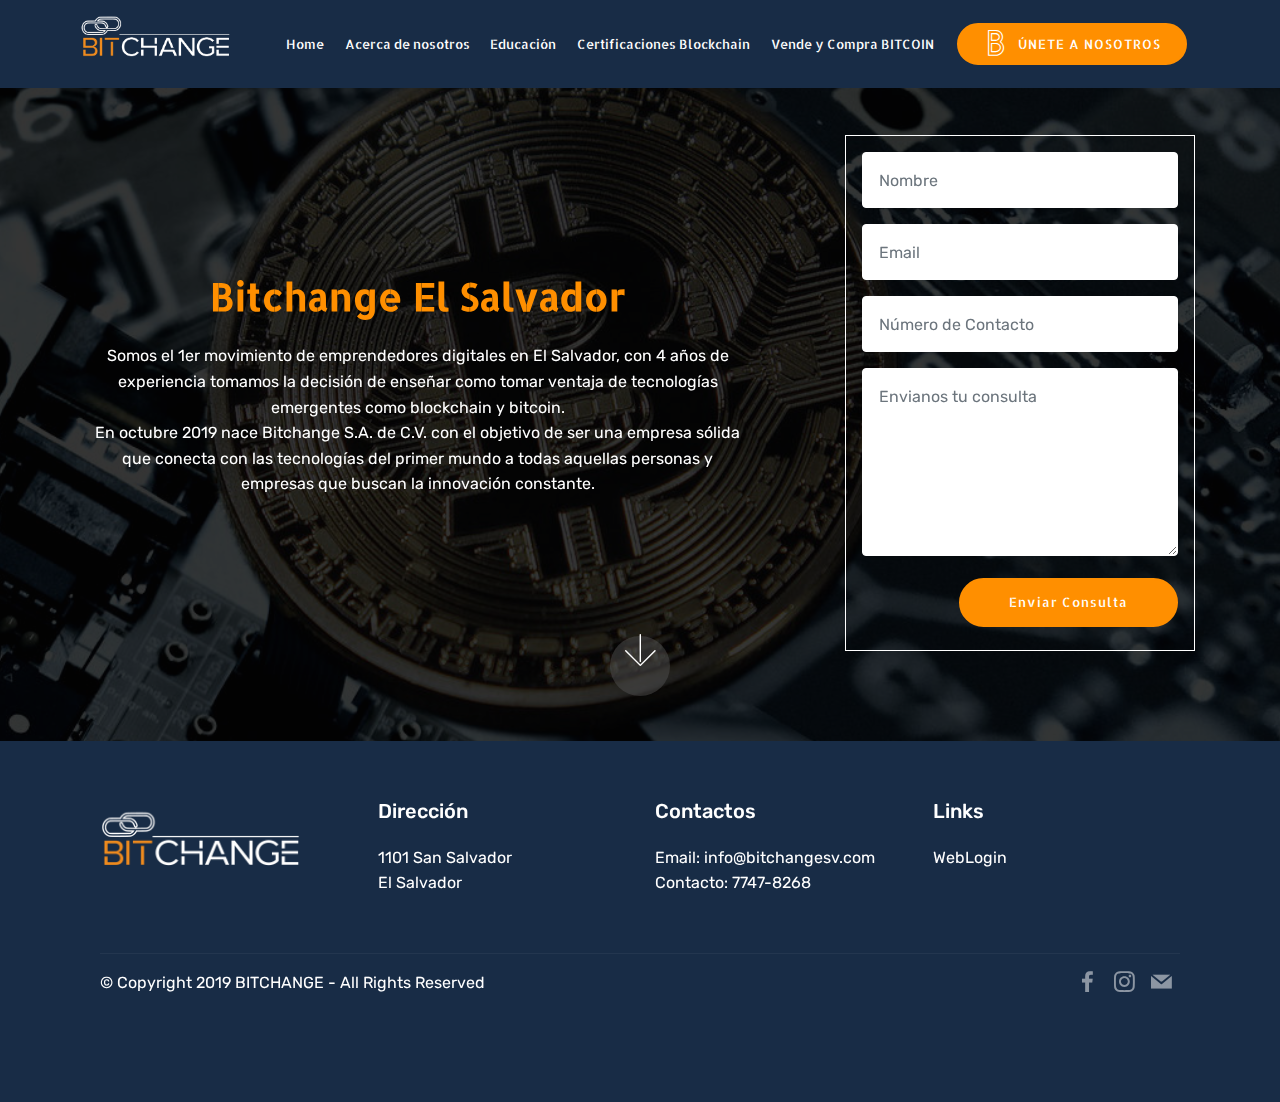
<file: acercadenosotrosvm.html>
<!DOCTYPE html>
<html  >
<head>
  <!-- Site made with Mobirise Website Builder v4.12.2, https://mobirise.com -->
  <meta charset="UTF-8">
  <meta http-equiv="X-UA-Compatible" content="IE=edge">
  <meta name="generator" content="Mobirise v4.12.2, mobirise.com">
  <meta name="viewport" content="width=device-width, initial-scale=1, minimum-scale=1">
  <link rel="shortcut icon" href="assets/images/8-454x217.png" type="image/x-icon">
  <meta name="description" content="Somos el 1er movimiento de emprendedores digitales en El Salvador, que enseñamos como tomar ventaja de las tecnologías emergentes como Blockchain y Bitcoin. 



4 años de experiencia nos posiciona como el primer movimiento que promueve la cultura de las critpomonedas y la tecnología blockchain en El Salvador y a partir de Octubre 2019 nace Bitchange SA de CV como empresa que asumimos el reto  de enseñar como tomar ventaja de las tecnologías emergente como blockchain y bitcoin de manera profesional.">
  
  <title>Acerca de Nosotros 1</title>
  <link rel="stylesheet" href="assets/web/assets/mobirise-icons/mobirise-icons.css">
  <link rel="stylesheet" href="assets/bootstrap/css/bootstrap.min.css">
  <link rel="stylesheet" href="assets/bootstrap/css/bootstrap-grid.min.css">
  <link rel="stylesheet" href="assets/bootstrap/css/bootstrap-reboot.min.css">
  <link rel="stylesheet" href="assets/socicon/css/styles.css">
  <link rel="stylesheet" href="assets/dropdown/css/style.css">
  <link rel="stylesheet" href="assets/tether/tether.min.css">
  <link rel="stylesheet" href="assets/theme/css/style.css">
  <link href="assets/fonts/style.css" rel="stylesheet">
  <link rel="preload" as="style" href="assets/mobirise/css/mbr-additional.css"><link rel="stylesheet" href="assets/mobirise/css/mbr-additional.css" type="text/css">
  
  
  
</head>
<body>
  <section class="menu cid-rIR0FmapWi" once="menu" id="menu1-19">

    

    <nav class="navbar navbar-expand beta-menu navbar-dropdown align-items-center navbar-toggleable-sm">
        <button class="navbar-toggler navbar-toggler-right" type="button" data-toggle="collapse" data-target="#navbarSupportedContent" aria-controls="navbarSupportedContent" aria-expanded="false" aria-label="Toggle navigation">
            <div class="hamburger">
                <span></span>
                <span></span>
                <span></span>
                <span></span>
            </div>
        </button>
        <div class="menu-logo">
            <div class="navbar-brand">
                <span class="navbar-logo">
                    <a href="index.html">
                         <img src="assets/images/8-454x217.png" alt="Bitchange" title="" style="height: 4.5rem;">
                    </a>
                </span>
                
            </div>
        </div>
        <div class="collapse navbar-collapse" id="navbarSupportedContent">
            <ul class="navbar-nav nav-dropdown" data-app-modern-menu="true"><li class="nav-item">
                    <a class="nav-link link text-white display-4" href="index.html">Home</a>
                </li><li class="nav-item"><a class="nav-link link text-white display-4" href="acercadenosotrosvm.html">Acerca de nosotros</a></li><li class="nav-item"><a class="nav-link link text-white display-4" href="biteducations.html">Educación</a></li><li class="nav-item"><a class="nav-link link text-white display-4" href="Soluciones.html">Certificaciones Blockchain</a></li><li class="nav-item"><a class="nav-link link text-white display-4" href="inverciones.html">Vende y Compra BITCOIN</a></li></ul>
            <div class="navbar-buttons mbr-section-btn"><a class="btn btn-sm btn-success display-4" href="acercadenosotrosvm.html"><span class="mbri-bold mbr-iconfont mbr-iconfont-btn"></span>ÚNETE A NOSOTROS</a></div>
        </div>
    </nav>
</section>

<section class="engine"><a href="https://mobirise.info/p">web templates free download</a></section><section class="header15 cid-rMCY4M63RZ mbr-parallax-background" id="header15-1a">

    

    <div class="mbr-overlay" style="opacity: 0.8; background-color: rgb(3, 3, 3);"></div>

    <div class="container align-right">
        <div class="row">
            <div class="mbr-white col-lg-8 col-md-7 content-container">
                <h1 class="mbr-section-title mbr-bold pb-3 mbr-fonts-style display-1"><br><br><br>Bitchange El Salvador</h1>
                <p class="mbr-text pb-3 mbr-fonts-style display-7">Somos el 1er movimiento de emprendedores digitales en El Salvador, con 4 años de experiencia tomamos la decisión de enseñar como tomar ventaja de tecnologías emergentes como blockchain y bitcoin. <br>En octubre 2019 nace Bitchange S.A. de C.V. con el objetivo de ser una empresa sólida que conecta con las tecnologías del primer mundo a todas aquellas personas y empresas que buscan la innovación constante.</p>
            </div>
            <div class="col-lg-4 col-md-5">
                <div class="form-container">
                    <div class="media-container-column" data-form-type="formoid">
                        <!---Formbuilder Form--->
                        <form action="https://mobirise.com/" method="POST" class="mbr-form form-with-styler" data-form-title="Mobirise Form"><input type="hidden" name="email" data-form-email="true" value="OvKmKZOfaixnaCefjSPPQ6T3h2LJG526ujg8d77x2ZTQ8jgnnMwh6qRuiry+ZjtagbVHDPwspF67Q/G9rfvyyciv2Q3TCMPm8YBUZb/fIcAy5wZW5ZAx3Pc0o385MIYw">
                            <div class="row">
                                <div hidden="hidden" data-form-alert="" class="alert alert-success col-12">Gracias, Unete a Birtchange and change your life</div>
                                <div hidden="hidden" data-form-alert-danger="" class="alert alert-danger col-12">
                                </div>
                            </div>
                            <div class="dragArea row">
                                <div class="col-md-12 form-group " data-for="name">
                                    <input type="text" name="name" placeholder="Nombre" data-form-field="Name" required="required" class="form-control px-3 display-7" id="name-header15-1a">
                                </div>
                                <div class="col-md-12 form-group " data-for="email">
                                    <input type="email" name="email" placeholder="Email" data-form-field="Email" required="required" class="form-control px-3 display-7" id="email-header15-1a">
                                </div>
                                <div data-for="phone" class="col-md-12 form-group ">
                                    <input type="tel" name="phone" placeholder="Número de Contacto" data-form-field="Phone" class="form-control px-3 display-7" id="phone-header15-1a">
                                </div>
                                <div data-for="message" class="col-md-12 form-group ">
                                    <textarea name="message" placeholder="Envianos tu consulta" data-form-field="Message" class="form-control px-3 display-7" id="message-header15-1a"></textarea>
                                </div>
                                <div class="col-md-12 input-group-btn"><button type="submit" class="btn btn-form btn-success display-4">Enviar Consulta</button></div>
                            </div>
                        </form><!---Formbuilder Form--->
                    </div>
                </div>
            </div>
        </div>
    </div>
    <div class="mbr-arrow hidden-sm-down" aria-hidden="true">
        <a href="#next">
            <i class="mbri-down mbr-iconfont"></i>
        </a>
    </div>
</section>

<section class="cid-rNWLvLU6DS" id="footer1-1n">

    

    

    <div class="container">
        <div class="media-container-row content text-white">
            <div class="col-12 col-md-3">
                <div class="media-wrap">
                    
                        <img src="assets/images/8-414x198.png" alt="Bitchange" title="">
                    
                </div>
            </div>
            <div class="col-12 col-md-3 mbr-fonts-style display-7">
                <h5 class="pb-3">Dirección</h5>
                <p class="mbr-text">1101 San Salvador&nbsp;<br>El Salvador</p>
            </div>
            <div class="col-12 col-md-3 mbr-fonts-style display-7">
                <h5 class="pb-3">
                    Contactos
                </h5>
                <p class="mbr-text">
                    Email: info@bitchangesv.com<br>Contacto:&nbsp;7747-8268<br><br></p>
            </div>
            <div class="col-12 col-md-3 mbr-fonts-style display-7">
                <h5 class="pb-3">
                    Links
                </h5>
                <p class="mbr-text"><a href="https://mail.zoho.com/portal/mailbitchange" target="_blank" class="text-white">WebLogin</a><br><br></p>
            </div>
        </div>
        <div class="footer-lower">
            <div class="media-container-row">
                <div class="col-sm-12">
                    <hr>
                </div>
            </div>
            <div class="media-container-row mbr-white">
                <div class="col-sm-6 copyright">
                    <p class="mbr-text mbr-fonts-style display-7">
                        © Copyright 2019 BITCHANGE - All Rights Reserved
                    </p>
                </div>
                <div class="col-md-6">
                    <div class="social-list align-right">
                        <div class="soc-item">
                            <a href="https://www.facebook.com/cryptobuilders.sv" target="_blank">
                                <span class="mbr-iconfont mbr-iconfont-social socicon-facebook socicon"></span>
                            </a>
                        </div>
                        <div class="soc-item">
                            <a href="https://www.instagram.com/bitchange.sv" target="_blank">
                                <span class="mbr-iconfont mbr-iconfont-social socicon-instagram socicon"></span>
                            </a>
                        </div>
                        <div class="soc-item">
                            <a href="mailto:info@bitchangesv.com">
                                <span class="mbr-iconfont mbr-iconfont-social socicon-mail socicon"></span>
                            </a>
                        </div>
                        
                        
                        
                    </div>
                </div>
            </div>
        </div>
    </div>
</section>


  <script src="assets/web/assets/jquery/jquery.min.js"></script>
  <script src="assets/popper/popper.min.js"></script>
  <script src="assets/bootstrap/js/bootstrap.min.js"></script>
  <script src="assets/smoothscroll/smooth-scroll.js"></script>
  <script src="assets/dropdown/js/nav-dropdown.js"></script>
  <script src="assets/dropdown/js/navbar-dropdown.js"></script>
  <script src="assets/touchswipe/jquery.touch-swipe.min.js"></script>
  <script src="assets/parallax/jarallax.min.js"></script>
  <script src="assets/tether/tether.min.js"></script>
  <script src="assets/theme/js/script.js"></script>
  <script src="assets/formoid/formoid.min.js"></script>
  
  
 <div id="scrollToTop" class="scrollToTop mbr-arrow-up"><a style="text-align: center;"><i class="mbr-arrow-up-icon mbr-arrow-up-icon-cm cm-icon cm-icon-smallarrow-up"></i></a></div>
  </body>
</html>
</file>
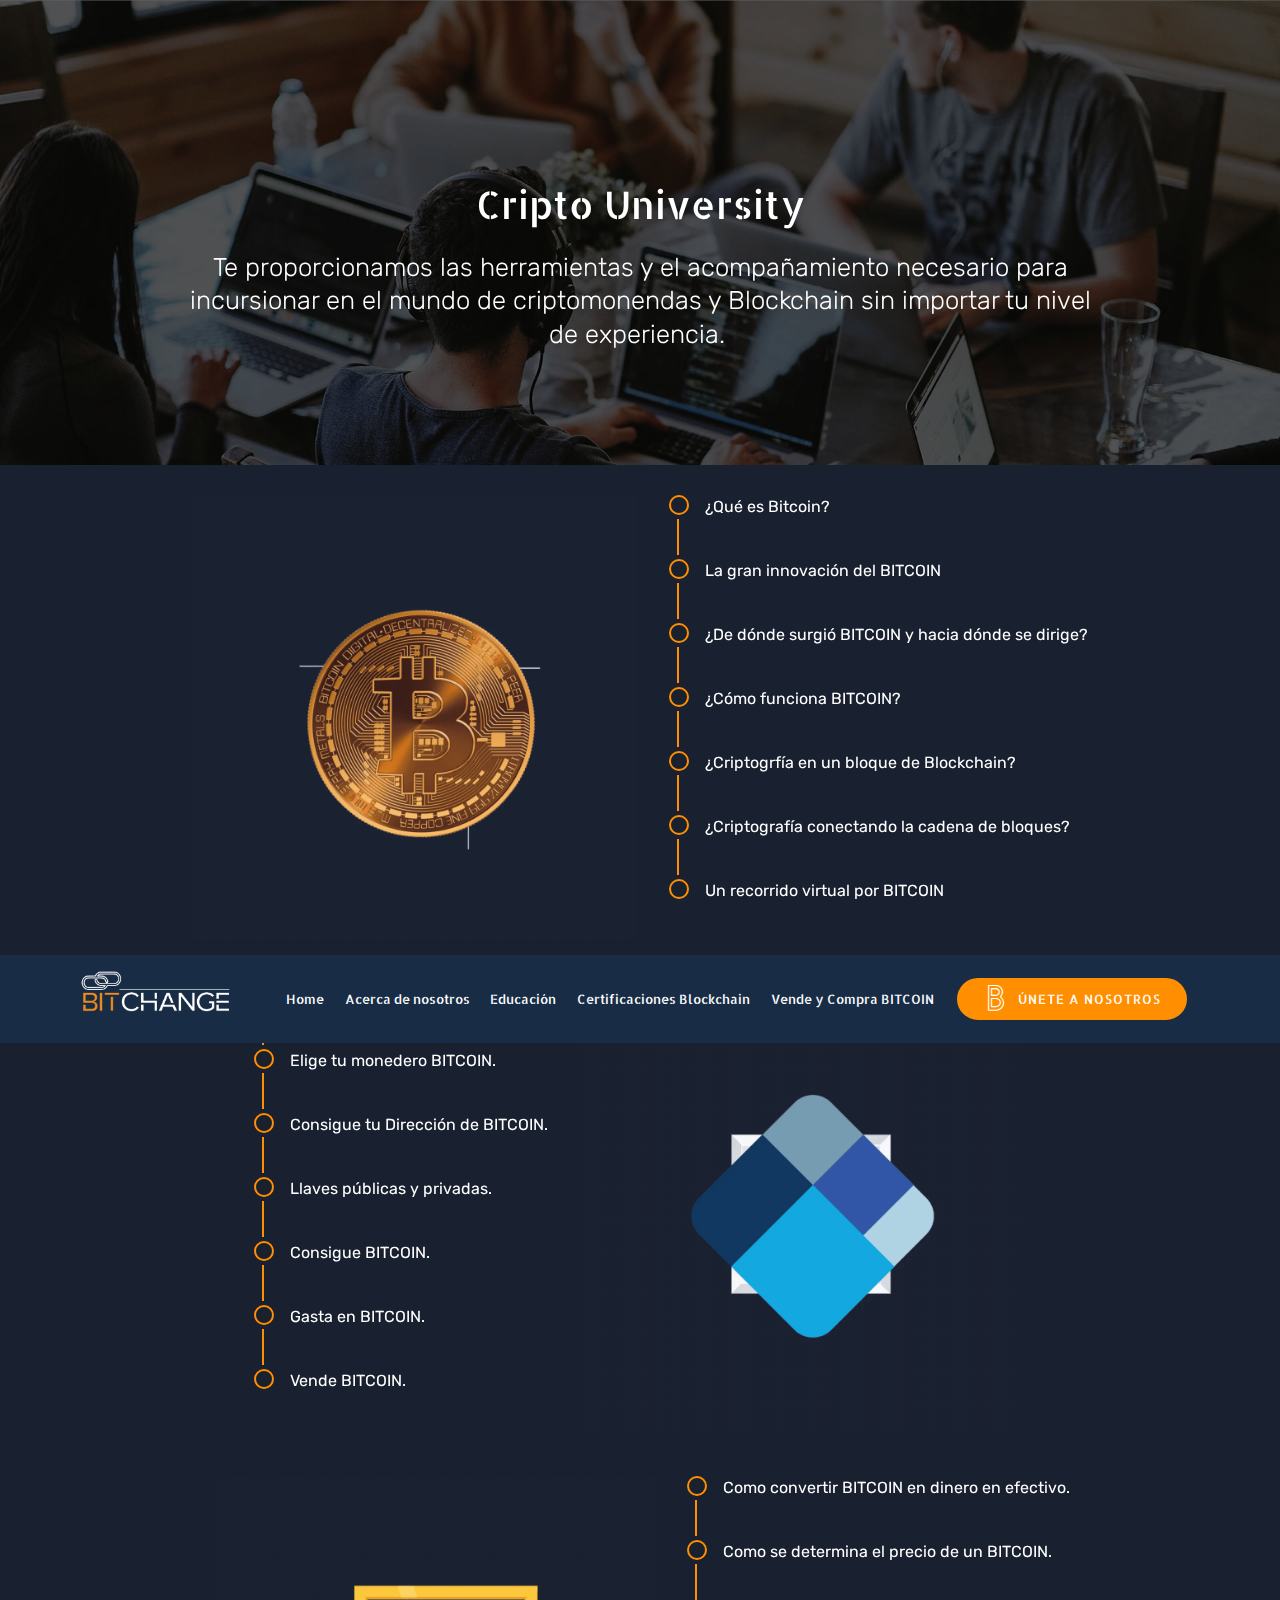
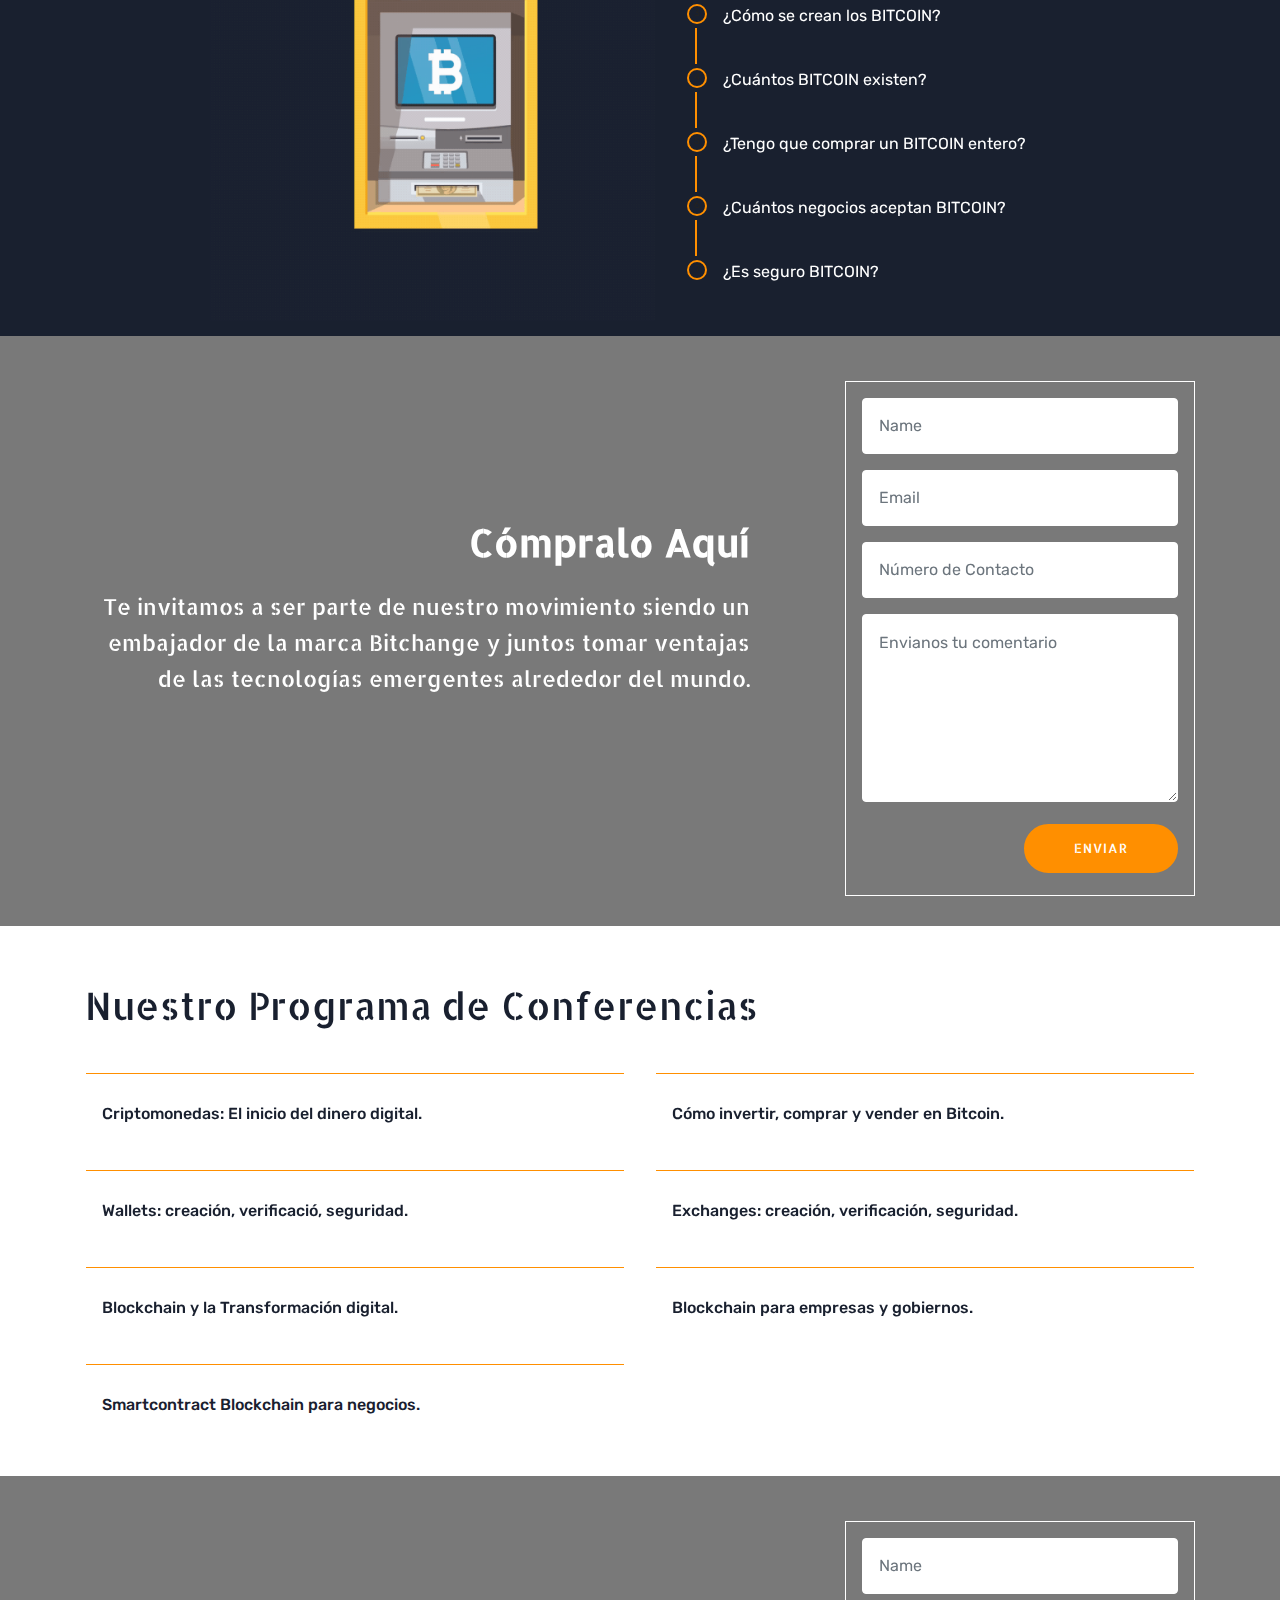
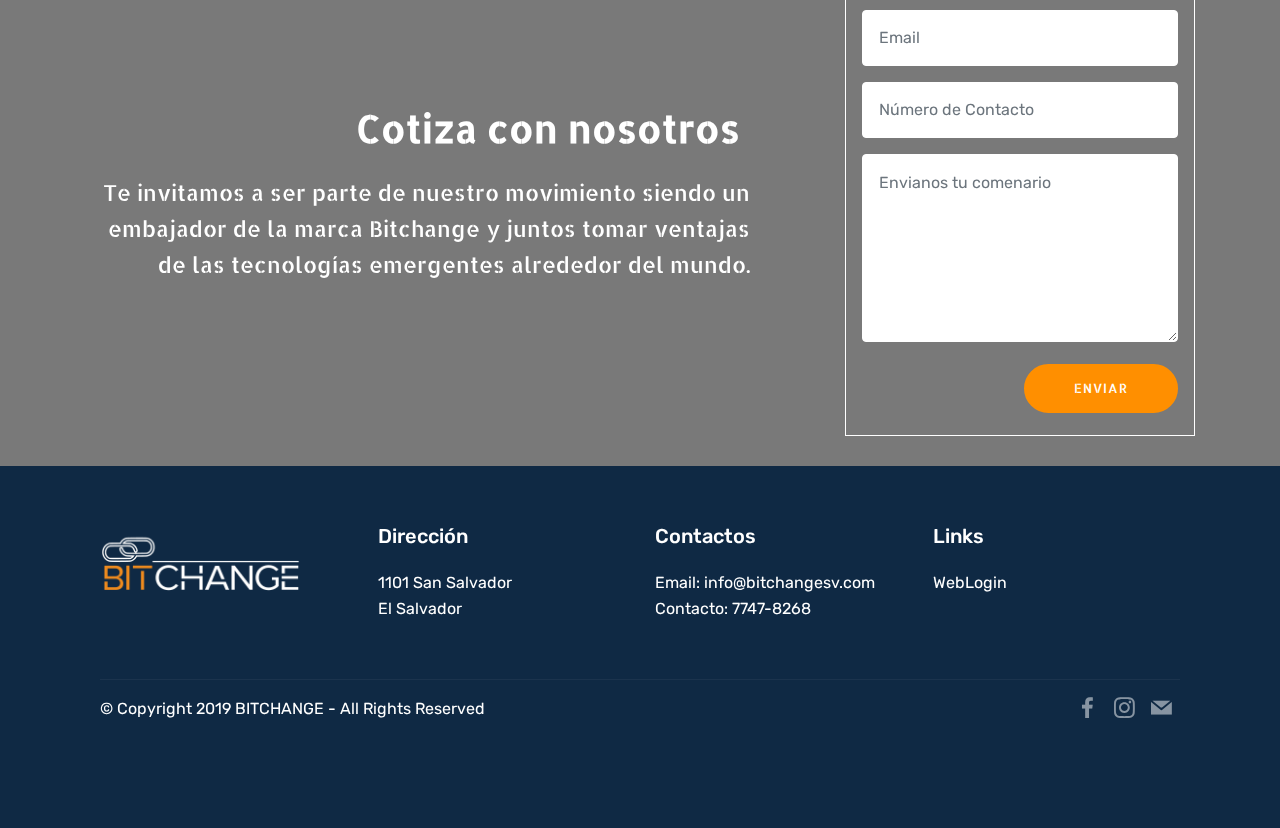
<file: biteducations.html>
<!DOCTYPE html>
<html  >
<head>
  <!-- Site made with Mobirise Website Builder v4.12.2, https://mobirise.com -->
  <meta charset="UTF-8">
  <meta http-equiv="X-UA-Compatible" content="IE=edge">
  <meta name="generator" content="Mobirise v4.12.2, mobirise.com">
  <meta name="viewport" content="width=device-width, initial-scale=1, minimum-scale=1">
  <link rel="shortcut icon" href="assets/images/8-454x217.png" type="image/x-icon">
  <meta name="description" content="Somos el 1er movimiento de emprendedores digitales en El Salvador, que enseñamos como tomar ventaja de las tecnologías emergentes como Blockchain y Bitcoin. 



4 años de experiencia nos posiciona como el primer movimiento que promueve la cultura de las critpomonedas y la tecnología blockchain en El Salvador y a partir de Octubre 2019 nace Bitchange SA de CV como empresa que asumimos el reto  de enseñar como tomar ventaja de las tecnologías emergente como blockchain y bitcoin de manera profesional.">
  
  <title>Educación</title>
  <link rel="stylesheet" href="assets/web/assets/mobirise-icons/mobirise-icons.css">
  <link rel="stylesheet" href="assets/bootstrap/css/bootstrap.min.css">
  <link rel="stylesheet" href="assets/bootstrap/css/bootstrap-grid.min.css">
  <link rel="stylesheet" href="assets/bootstrap/css/bootstrap-reboot.min.css">
  <link rel="stylesheet" href="assets/socicon/css/styles.css">
  <link rel="stylesheet" href="assets/dropdown/css/style.css">
  <link rel="stylesheet" href="assets/tether/tether.min.css">
  <link rel="stylesheet" href="assets/theme/css/style.css">
  <link href="assets/fonts/style.css" rel="stylesheet">
  <link rel="preload" as="style" href="assets/mobirise/css/mbr-additional.css"><link rel="stylesheet" href="assets/mobirise/css/mbr-additional.css" type="text/css">
  
  
  
</head>
<body>
  <section class="header1 cid-rOypLBsz6J mbr-parallax-background" id="header1-35">

    

    <div class="mbr-overlay" style="opacity: 0.6; background-color: rgb(3, 3, 3);">
    </div>

    <div class="container">
        <div class="row justify-content-md-center">
            <div class="mbr-white col-md-10">
                <h1 class="mbr-section-title align-center mbr-bold pb-3 mbr-fonts-style display-1"><span style="font-weight: normal;">
                    </span><br><span style="font-weight: normal;">Cripto University</span></h1>
                <h3 class="mbr-section-subtitle align-center mbr-light pb-3 mbr-fonts-style display-2">Te proporcionamos las herramientas y el acompañamiento necesario para incursionar en el mundo de criptomonendas y Blockchain sin importar tu nivel de experiencia.&nbsp;</h3>
                
                
            </div>
        </div>
    </div>

</section>

<section class="engine"><a href="https://mobirise.info/v">free html templates</a></section><section class="step3 cid-rQcXh7aWAu" id="step3-3n">

    

    
    
    <div class="container">
        
        
        <div class="media-container-row">
            <div class="media-block" style="width: 43%;">
                <div class="mbr-figure">
                    <img src="assets/images/publicacin-de-vdeo-cuadrado-1080x1080-px-1.gif" alt="" title="">
                </div>
            </div>
            <div class="step-container">
                <div class="card separline pb-4">
                    <div class="step-element d-flex">
                        <div class="step-wrapper pr-3">
                            <div class="step d-flex align-items-center justify-content-center">
                                1
                            </div>
                        </div>          
                        <div class="step-text-content">
                            
                            <p class="mbr-step-text mbr-fonts-style display-7">¿Qué es Bitcoin?</p>
                        </div>
                    </div>
                </div>

                <div class="card separline pb-4">
                    <div class="step-element d-flex">
                        <div class="step-wrapper pr-3">
                            <div class="step d-flex align-items-center justify-content-center">
                                2
                            </div>
                        </div>          
                        <div class="step-text-content">
                            
                            <p class="mbr-step-text mbr-fonts-style display-7">La gran innovación del BITCOIN</p>
                        </div>
                    </div>
                </div>

                <div class="card separline pb-4">
                    <div class="step-element d-flex">
                        <div class="step-wrapper pr-3">
                            <div class="step d-flex align-items-center justify-content-center">
                                3
                            </div>
                        </div>          
                        <div class="step-text-content">
                            
                            <p class="mbr-step-text mbr-fonts-style display-7">¿De dónde surgió BITCOIN y hacia dónde se dirige?</p>
                        </div>
                    </div>
                </div>

                <div class="card separline pb-4">
                    <div class="step-element d-flex">
                        <div class="step-wrapper pr-3">
                            <div class="step d-flex align-items-center justify-content-center">
                                4
                            </div>
                        </div>          
                        <div class="step-text-content">
                            
                            <p class="mbr-step-text mbr-fonts-style display-7">¿Cómo funciona BITCOIN?</p>
                        </div>
                    </div>
                </div>

                <div class="card separline pb-4">
                    <div class="step-element d-flex">
                        <div class="step-wrapper pr-3">
                            <div class="step d-flex align-items-center justify-content-center">
                                5
                            </div>
                        </div>          
                        <div class="step-text-content">
                            
                            <p class="mbr-step-text mbr-fonts-style display-7">¿Criptogrfía en un bloque de Blockchain?</p>
                        </div>
                    </div>
                </div>

                <div class="card separline pb-4">
                    <div class="step-element d-flex">
                        <div class="step-wrapper pr-3">
                            <div class="step d-flex align-items-center justify-content-center">
                                6
                            </div>
                        </div>          
                        <div class="step-text-content">
                            
                            <p class="mbr-step-text mbr-fonts-style display-7">¿Criptografía conectando la cadena de bloques?</p>
                        </div>
                    </div>
                </div>

                <div class="card">
                    <div class="step-element d-flex">
                        <div class="step-wrapper pr-3">
                            <div class="step d-flex align-items-center justify-content-center">
                                7
                            </div>
                        </div>          
                        <div class="step-text-content">
                            
                            <p class="mbr-step-text mbr-fonts-style display-7">Un recorrido virtual por BITCOIN</p>
                        </div>
                    </div>
                </div>

                

                
            </div>
        </div>
    </div>
</section>

<section class="menu cid-rIR0FmapWi" once="menu" id="menu1-2z">

    

    <nav class="navbar navbar-expand beta-menu navbar-dropdown align-items-center navbar-toggleable-sm">
        <button class="navbar-toggler navbar-toggler-right" type="button" data-toggle="collapse" data-target="#navbarSupportedContent" aria-controls="navbarSupportedContent" aria-expanded="false" aria-label="Toggle navigation">
            <div class="hamburger">
                <span></span>
                <span></span>
                <span></span>
                <span></span>
            </div>
        </button>
        <div class="menu-logo">
            <div class="navbar-brand">
                <span class="navbar-logo">
                    <a href="index.html">
                         <img src="assets/images/8-454x217.png" alt="Bitchange" title="" style="height: 4.5rem;">
                    </a>
                </span>
                
            </div>
        </div>
        <div class="collapse navbar-collapse" id="navbarSupportedContent">
            <ul class="navbar-nav nav-dropdown" data-app-modern-menu="true"><li class="nav-item">
                    <a class="nav-link link text-white display-4" href="index.html">Home</a>
                </li><li class="nav-item"><a class="nav-link link text-white display-4" href="acercadenosotrosvm.html">Acerca de nosotros</a></li><li class="nav-item"><a class="nav-link link text-white display-4" href="biteducations.html">Educación</a></li><li class="nav-item"><a class="nav-link link text-white display-4" href="Soluciones.html">Certificaciones Blockchain</a></li><li class="nav-item"><a class="nav-link link text-white display-4" href="inverciones.html">Vende y Compra BITCOIN</a></li></ul>
            <div class="navbar-buttons mbr-section-btn"><a class="btn btn-sm btn-success display-4" href="acercadenosotrosvm.html"><span class="mbri-bold mbr-iconfont mbr-iconfont-btn"></span>ÚNETE A NOSOTROS</a></div>
        </div>
    </nav>
</section>

<section class="step3 cid-rQd16LQkYC" id="step3-3o">

    

    
    
    <div class="container">
        
        
        <div class="media-container-row">
            <div class="media-block" style="width: 43%;">
                <div class="mbr-figure">
                    <img src="assets/images/publicacin-de-vdeo-cuadrado-1080x1080-px-2.gif" alt="" title="">
                </div>
            </div>
            <div class="step-container">
                <div class="card separline pb-4">
                    <div class="step-element d-flex">
                        <div class="step-wrapper pr-3">
                            <div class="step d-flex align-items-center justify-content-center">
                                1
                            </div>
                        </div>          
                        <div class="step-text-content">
                            
                            <p class="mbr-step-text mbr-fonts-style display-7">Como enviar y recibir BITCOIN.</p>
                        </div>
                    </div>
                </div>

                <div class="card separline pb-4">
                    <div class="step-element d-flex">
                        <div class="step-wrapper pr-3">
                            <div class="step d-flex align-items-center justify-content-center">
                                2
                            </div>
                        </div>          
                        <div class="step-text-content">
                            
                            <p class="mbr-step-text mbr-fonts-style display-7">Elige tu monedero BITCOIN.</p>
                        </div>
                    </div>
                </div>

                <div class="card separline pb-4">
                    <div class="step-element d-flex">
                        <div class="step-wrapper pr-3">
                            <div class="step d-flex align-items-center justify-content-center">
                                3
                            </div>
                        </div>          
                        <div class="step-text-content">
                            
                            <p class="mbr-step-text mbr-fonts-style display-7">Consigue tu Dirección de BITCOIN.</p>
                        </div>
                    </div>
                </div>

                <div class="card separline pb-4">
                    <div class="step-element d-flex">
                        <div class="step-wrapper pr-3">
                            <div class="step d-flex align-items-center justify-content-center">
                                4
                            </div>
                        </div>          
                        <div class="step-text-content">
                            
                            <p class="mbr-step-text mbr-fonts-style display-7">Llaves públicas y privadas.</p>
                        </div>
                    </div>
                </div>

                <div class="card separline pb-4">
                    <div class="step-element d-flex">
                        <div class="step-wrapper pr-3">
                            <div class="step d-flex align-items-center justify-content-center">
                                5
                            </div>
                        </div>          
                        <div class="step-text-content">
                            
                            <p class="mbr-step-text mbr-fonts-style display-7">Consigue BITCOIN.</p>
                        </div>
                    </div>
                </div>

                <div class="card separline pb-4">
                    <div class="step-element d-flex">
                        <div class="step-wrapper pr-3">
                            <div class="step d-flex align-items-center justify-content-center">
                                6
                            </div>
                        </div>          
                        <div class="step-text-content">
                            
                            <p class="mbr-step-text mbr-fonts-style display-7">Gasta en BITCOIN.</p>
                        </div>
                    </div>
                </div>

                <div class="card">
                    <div class="step-element d-flex">
                        <div class="step-wrapper pr-3">
                            <div class="step d-flex align-items-center justify-content-center">
                                7
                            </div>
                        </div>          
                        <div class="step-text-content">
                            
                            <p class="mbr-step-text mbr-fonts-style display-7">Vende BITCOIN.</p>
                        </div>
                    </div>
                </div>

                

                
            </div>
        </div>
    </div>
</section>

<section class="step3 cid-rQd4lNygbJ" id="step3-3p">

    

    
    
    <div class="container">
        
        
        <div class="media-container-row">
            <div class="media-block" style="width: 43%;">
                <div class="mbr-figure">
                    <img src="assets/images/publicacin-de-vdeo-cuadrado-1080x1080-px-3.gif" alt="" title="">
                </div>
            </div>
            <div class="step-container">
                <div class="card separline pb-4">
                    <div class="step-element d-flex">
                        <div class="step-wrapper pr-3">
                            <div class="step d-flex align-items-center justify-content-center">
                                1
                            </div>
                        </div>          
                        <div class="step-text-content">
                            
                            <p class="mbr-step-text mbr-fonts-style display-7">Como convertir BITCOIN en dinero en efectivo.</p>
                        </div>
                    </div>
                </div>

                <div class="card separline pb-4">
                    <div class="step-element d-flex">
                        <div class="step-wrapper pr-3">
                            <div class="step d-flex align-items-center justify-content-center">
                                2
                            </div>
                        </div>          
                        <div class="step-text-content">
                            
                            <p class="mbr-step-text mbr-fonts-style display-7">Como se determina el precio de un BITCOIN.</p>
                        </div>
                    </div>
                </div>

                <div class="card separline pb-4">
                    <div class="step-element d-flex">
                        <div class="step-wrapper pr-3">
                            <div class="step d-flex align-items-center justify-content-center">
                                3
                            </div>
                        </div>          
                        <div class="step-text-content">
                            
                            <p class="mbr-step-text mbr-fonts-style display-7">¿Cómo se crean los BITCOIN?</p>
                        </div>
                    </div>
                </div>

                <div class="card separline pb-4">
                    <div class="step-element d-flex">
                        <div class="step-wrapper pr-3">
                            <div class="step d-flex align-items-center justify-content-center">
                                4
                            </div>
                        </div>          
                        <div class="step-text-content">
                            
                            <p class="mbr-step-text mbr-fonts-style display-7">¿Cuántos BITCOIN existen?</p>
                        </div>
                    </div>
                </div>

                <div class="card separline pb-4">
                    <div class="step-element d-flex">
                        <div class="step-wrapper pr-3">
                            <div class="step d-flex align-items-center justify-content-center">
                                5
                            </div>
                        </div>          
                        <div class="step-text-content">
                            
                            <p class="mbr-step-text mbr-fonts-style display-7">¿Tengo que comprar un BITCOIN entero?</p>
                        </div>
                    </div>
                </div>

                <div class="card separline pb-4">
                    <div class="step-element d-flex">
                        <div class="step-wrapper pr-3">
                            <div class="step d-flex align-items-center justify-content-center">
                                6
                            </div>
                        </div>          
                        <div class="step-text-content">
                            
                            <p class="mbr-step-text mbr-fonts-style display-7">¿Cuántos negocios aceptan BITCOIN?</p>
                        </div>
                    </div>
                </div>

                <div class="card">
                    <div class="step-element d-flex">
                        <div class="step-wrapper pr-3">
                            <div class="step d-flex align-items-center justify-content-center">
                                7
                            </div>
                        </div>          
                        <div class="step-text-content">
                            
                            <p class="mbr-step-text mbr-fonts-style display-7">¿Es seguro BITCOIN?</p>
                        </div>
                    </div>
                </div>

                

                
            </div>
        </div>
    </div>
</section>

<section class="header15 cid-rQcVNBafO0 mbr-parallax-background" id="header15-3l">

    

    <div class="mbr-overlay" style="opacity: 0.5; background-color: rgb(3, 3, 3);"></div>

    <div class="container align-right">
        <div class="row">
            <div class="mbr-white col-lg-8 col-md-7 content-container">
                <h1 class="mbr-section-title mbr-bold pb-3 mbr-fonts-style display-1"><br><br><br>Cómpralo Aquí</h1>
                <p class="mbr-text pb-3 mbr-fonts-style display-5">
                    Te invitamos a ser parte de nuestro movimiento siendo un embajador de la marca Bitchange y juntos tomar ventajas de las tecnologías emergentes alrededor del mundo.
                </p>
            </div>
            <div class="col-lg-4 col-md-5">
                <div class="form-container">
                    <div class="media-container-column" data-form-type="formoid">
                        <!---Formbuilder Form--->
                        <form action="https://mobirise.com/" method="POST" class="mbr-form form-with-styler" data-form-title="Mobirise Form"><input type="hidden" name="email" data-form-email="true" value="t1RfFatKJDwiYDC/z+ssVwpXMUunBYB2eAjwMZ+eT68ped+Rpw8XoQM2KtdUrD/LuGokPlVZae/AYvuEroiJjlPfxqMZatLzlnhX7xZDNxoPGg3xcvzTvMr9XUyUdxhm">
                            <div class="row">
                                <div hidden="hidden" data-form-alert="" class="alert alert-success col-12">Gracias, Únete a Bitchange and change your life</div>
                                <div hidden="hidden" data-form-alert-danger="" class="alert alert-danger col-12">
                                </div>
                            </div>
                            <div class="dragArea row">
                                <div class="col-md-12 form-group " data-for="name">
                                    <input type="text" name="name" placeholder="Name" data-form-field="Name" required="required" class="form-control px-3 display-7" id="name-header15-3l">
                                </div>
                                <div class="col-md-12 form-group " data-for="email">
                                    <input type="email" name="email" placeholder="Email" data-form-field="Email" required="required" class="form-control px-3 display-7" id="email-header15-3l">
                                </div>
                                <div data-for="phone" class="col-md-12 form-group ">
                                    <input type="tel" name="phone" placeholder="Número de Contacto " data-form-field="Phone" class="form-control px-3 display-7" id="phone-header15-3l">
                                </div>
                                <div data-for="message" class="col-md-12 form-group ">
                                    <textarea name="message" data-form-field="Message" class="form-control px-3 display-7" placeholder="Envianos tu comentario" id="message-header15-3l"></textarea>
                                </div>
                                <div class="col-md-12 input-group-btn"><button type="submit" class="btn btn-form btn-success display-4">ENVIAR</button></div>
                            </div>
                        </form><!---Formbuilder Form--->
                    </div>
                </div>
            </div>
        </div>
    </div>
    
</section>

<section class="services3 cid-rQdgOmxDnw" id="services3-3r">
    <!---->
    
    <!---->
    <!--Overlay-->
    
    <!--Container-->
    <div class="container">
        <div class="row">
            <!--Titles-->
            <div class="title pb-5 col-12">
                <h2 class="align-left mbr-fonts-style display-1">Nuestro Programa de Conferencias</h2>
                
            </div>
            <!--Card-1-->
            <div class="card px-3 col-12 col-md-6">
                <div class="card-wrapper media-container-row media-container-row">
                    <div class="card-box">
                        <div class="top-line pb-1">
                            <h4 class="card-title mbr-fonts-style display-7">Criptomonedas: El inicio del dinero digital.</h4>
                            <p class="mbr-text card-title cost mbr-fonts-style m-0 display-4"></p>
                        </div>
                        <div class="bottom-line">
                            
                        </div>
                    </div>
                </div>
            </div>
            <!--Card-2-->
            <div class="card px-3 col-12 col-md-6">
                <div class="card-wrapper media-container-row media-container-row">
                    <div class="card-box">
                        <div class="top-line pb-3">
                            <h4 class="card-title mbr-fonts-style display-7">Cómo invertir, comprar y vender en Bitcoin.</h4>
                            <p class="mbr-text card-title cost mbr-fonts-style m-0 display-4"></p>
                        </div>
                        <div class="bottom-line">
                            
                        </div>
                    </div>
                </div>
            </div>
            <!--Card-3-->
            <div class="card px-3 col-12 col-md-6">
                <div class="card-wrapper media-container-row media-container-row">
                    <div class="card-box">
                        <div class="top-line pb-3">
                            <h4 class="card-title mbr-fonts-style display-7">Wallets: creación, verificació, seguridad.</h4>
                            <p class="mbr-text card-title cost mbr-fonts-style m-0 display-4"></p>
                        </div>
                        <div class="bottom-line">
                            
                        </div>
                    </div>
                </div>
            </div>
            <!--Card-4-->
            <div class="card px-3 col-12 col-md-6">
                <div class="card-wrapper media-container-row media-container-row">
                    <div class="card-box">
                        <div class="top-line pb-3">
                            <h4 class="card-title mbr-fonts-style display-7">Exchanges: creación, verificación, seguridad.</h4>
                            <p class="mbr-text card-title cost mbr-fonts-style m-0 display-4"></p>
                        </div>
                        <div class="bottom-line">
                            
                        </div>
                    </div>
                </div>
            </div>
            <!--Card-5-->
            <div class="card px-3 col-12 col-md-6">
                <div class="card-wrapper media-container-row media-container-row">
                    <div class="card-box">
                        <div class="top-line pb-3">
                            <h4 class="card-title mbr-fonts-style display-7">Blockchain y la Transformación digital.</h4>
                            <p class="mbr-text card-title cost mbr-fonts-style m-0 display-4"></p>
                        </div>
                        <div class="bottom-line">
                            
                        </div>
                    </div>
                </div>
            </div>
            <!--Card-6-->
            <div class="card px-3 col-12 col-md-6">
                <div class="card-wrapper media-container-row media-container-row">
                    <div class="card-box">
                        <div class="top-line pb-3">
                            <h4 class="card-title mbr-fonts-style display-7">Blockchain para empresas y gobiernos.</h4>
                            <p class="mbr-text card-title cost mbr-fonts-style m-0 display-4"></p>
                        </div>
                        <div class="bottom-line">
                            
                        </div>
                    </div>
                </div>
            </div>
            <!--Card-7-->
            <div class="card px-3 col-12 col-md-6">
                <div class="card-wrapper media-container-row media-container-row">
                    <div class="card-box">
                        <div class="top-line pb-3">
                            <h4 class="card-title mbr-fonts-style display-7">Smartcontract Blockchain para negocios.</h4>
                            <p class="mbr-text card-title cost mbr-fonts-style m-0 display-4"></p>
                        </div>
                        <div class="bottom-line">
                            
                        </div>
                    </div>
                </div>
            </div>
            <!--Card-8-->
            
            <!--Card-9-->
            
            <!--Card-10-->
            
            <!--Card-11-->
            
            <!--Card-12-->
            
        </div>
    </div>
</section>

<section class="header15 cid-rQdhQvmf9K mbr-parallax-background" id="header15-3s">

    

    <div class="mbr-overlay" style="opacity: 0.5; background-color: rgb(3, 3, 3);"></div>

    <div class="container align-right">
        <div class="row">
            <div class="mbr-white col-lg-8 col-md-7 content-container">
                <h1 class="mbr-section-title mbr-bold pb-3 mbr-fonts-style display-1"><br><br><br><br>Cotiza con nosotros&nbsp;</h1>
                <p class="mbr-text pb-3 mbr-fonts-style display-5">
                    Te invitamos a ser parte de nuestro movimiento siendo un embajador de la marca Bitchange y juntos tomar ventajas de las tecnologías emergentes alrededor del mundo.
                </p>
            </div>
            <div class="col-lg-4 col-md-5">
                <div class="form-container">
                    <div class="media-container-column" data-form-type="formoid">
                        <!---Formbuilder Form--->
                        <form action="https://mobirise.com/" method="POST" class="mbr-form form-with-styler" data-form-title="Mobirise Form"><input type="hidden" name="email" data-form-email="true" value="Q1MDJsHGnF9eR4VBEa/hFZ47kyuuw7Z7SVCYpEiTY9vrlvcquOT/mo2HvXI201/Q0I5O14j0pQOW+IQOGXjkyr8kNG5Hw2dY3YS/yhSKWZWa7k8SvaGoaVdmmHNMG4tD">
                            <div class="row">
                                <div hidden="hidden" data-form-alert="" class="alert alert-success col-12">Gracias, Únete a Bitchange and change your life</div>
                                <div hidden="hidden" data-form-alert-danger="" class="alert alert-danger col-12">
                                </div>
                            </div>
                            <div class="dragArea row">
                                <div class="col-md-12 form-group " data-for="name">
                                    <input type="text" name="name" placeholder="Name" data-form-field="Name" required="required" class="form-control px-3 display-7" id="name-header15-3s">
                                </div>
                                <div class="col-md-12 form-group " data-for="email">
                                    <input type="email" name="email" placeholder="Email" data-form-field="Email" required="required" class="form-control px-3 display-7" id="email-header15-3s">
                                </div>
                                <div data-for="phone" class="col-md-12 form-group ">
                                    <input type="tel" name="phone" placeholder="Número de Contacto " data-form-field="Phone" class="form-control px-3 display-7" id="phone-header15-3s">
                                </div>
                                <div data-for="message" class="col-md-12 form-group ">
                                    <textarea name="message" data-form-field="Message" class="form-control px-3 display-7" placeholder="Envianos tu comenario" id="message-header15-3s"></textarea>
                                </div>
                                <div class="col-md-12 input-group-btn"><button type="submit" class="btn btn-form btn-success display-4">ENVIAR</button></div>
                            </div>
                        </form><!---Formbuilder Form--->
                    </div>
                </div>
            </div>
        </div>
    </div>
    
</section>

<section class="cid-rOynHQf7Cq" id="footer1-31">

    

    

    <div class="container">
        <div class="media-container-row content text-white">
            <div class="col-12 col-md-3">
                <div class="media-wrap">
                    
                        <img src="assets/images/8-414x198.png" alt="Bitchange" title="">
                    
                </div>
            </div>
            <div class="col-12 col-md-3 mbr-fonts-style display-7">
                <h5 class="pb-3">Dirección</h5>
                <p class="mbr-text">1101 San Salvador&nbsp;<br>El Salvador</p>
            </div>
            <div class="col-12 col-md-3 mbr-fonts-style display-7">
                <h5 class="pb-3">
                    Contactos
                </h5>
                <p class="mbr-text">
                    Email: info@bitchangesv.com<br>Contacto:&nbsp;7747-8268<br><br></p>
            </div>
            <div class="col-12 col-md-3 mbr-fonts-style display-7">
                <h5 class="pb-3">
                    Links
                </h5>
                <p class="mbr-text"><a href="https://mail.zoho.com/portal/mailbitchange" target="_blank" class="text-white">WebLogin</a><br><br></p>
            </div>
        </div>
        <div class="footer-lower">
            <div class="media-container-row">
                <div class="col-sm-12">
                    <hr>
                </div>
            </div>
            <div class="media-container-row mbr-white">
                <div class="col-sm-6 copyright">
                    <p class="mbr-text mbr-fonts-style display-7">
                        © Copyright 2019 BITCHANGE - All Rights Reserved
                    </p>
                </div>
                <div class="col-md-6">
                    <div class="social-list align-right">
                        <div class="soc-item">
                            <a href="https://www.facebook.com/cryptobuilders.sv" target="_blank">
                                <span class="mbr-iconfont mbr-iconfont-social socicon-facebook socicon"></span>
                            </a>
                        </div>
                        <div class="soc-item">
                            <a href="https://www.instagram.com/bitchange.sv" target="_blank">
                                <span class="mbr-iconfont mbr-iconfont-social socicon-instagram socicon"></span>
                            </a>
                        </div>
                        <div class="soc-item">
                            <a href="mailto:info@bitchangesv.com">
                                <span class="mbr-iconfont mbr-iconfont-social socicon-mail socicon"></span>
                            </a>
                        </div>
                        
                        
                        
                    </div>
                </div>
            </div>
        </div>
    </div>
</section>


  <script src="assets/web/assets/jquery/jquery.min.js"></script>
  <script src="assets/popper/popper.min.js"></script>
  <script src="assets/bootstrap/js/bootstrap.min.js"></script>
  <script src="assets/smoothscroll/smooth-scroll.js"></script>
  <script src="assets/parallax/jarallax.min.js"></script>
  <script src="assets/dropdown/js/nav-dropdown.js"></script>
  <script src="assets/dropdown/js/navbar-dropdown.js"></script>
  <script src="assets/touchswipe/jquery.touch-swipe.min.js"></script>
  <script src="assets/tether/tether.min.js"></script>
  <script src="assets/theme/js/script.js"></script>
  <script src="assets/formoid/formoid.min.js"></script>
  
  
 <div id="scrollToTop" class="scrollToTop mbr-arrow-up"><a style="text-align: center;"><i class="mbr-arrow-up-icon mbr-arrow-up-icon-cm cm-icon cm-icon-smallarrow-up"></i></a></div>
  </body>
</html>
</file>
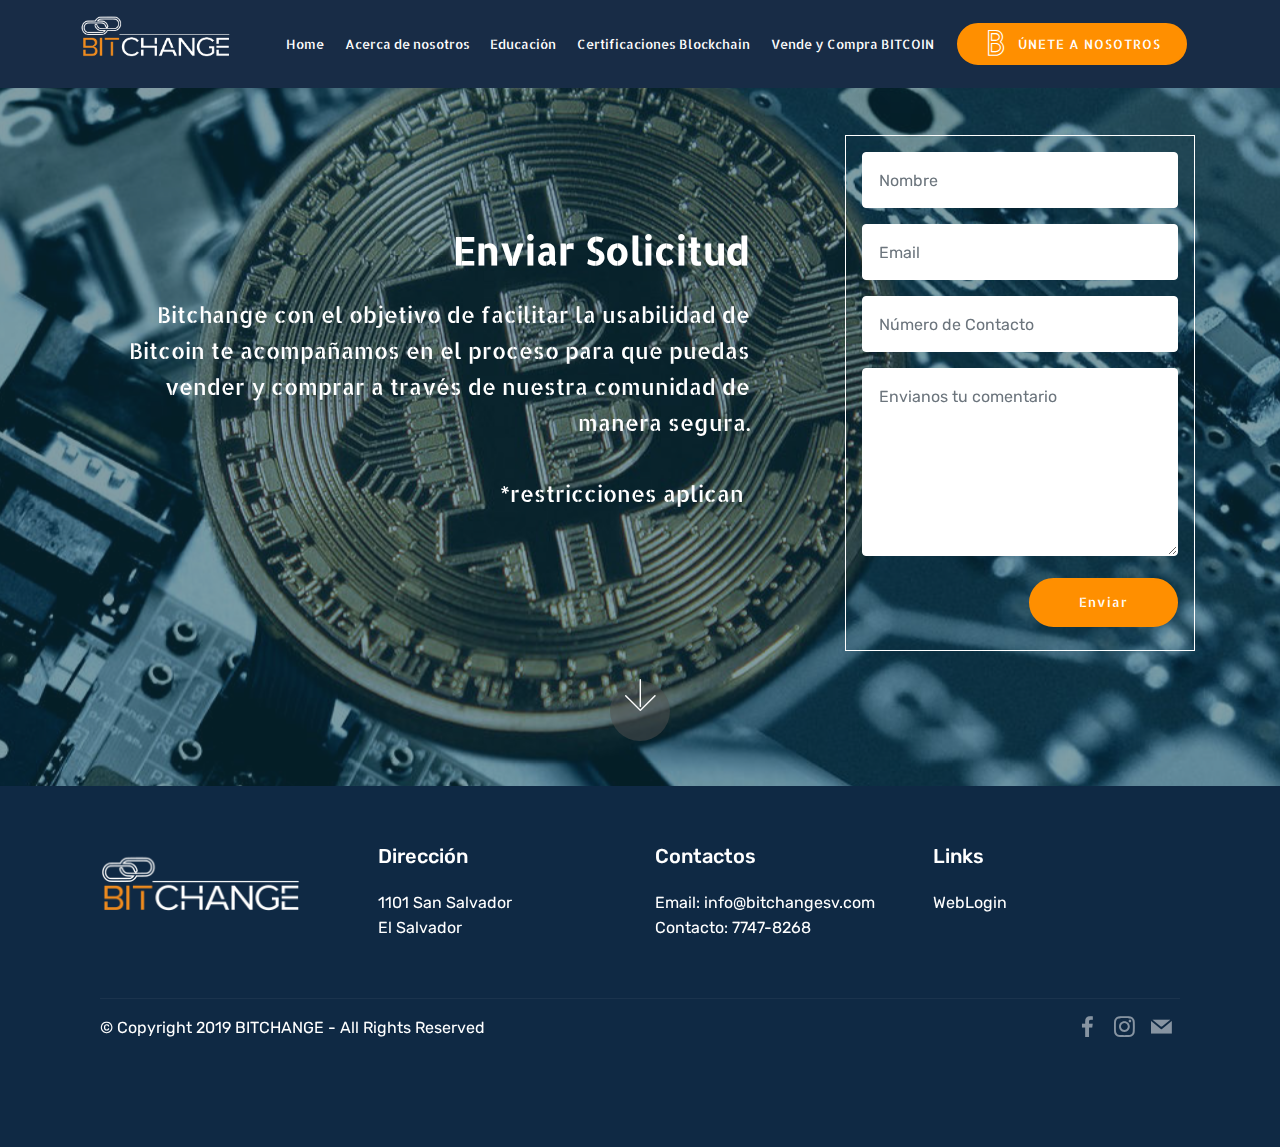
<file: inverciones.html>
<!DOCTYPE html>
<html  >
<head>
  <!-- Site made with Mobirise Website Builder v4.12.2, https://mobirise.com -->
  <meta charset="UTF-8">
  <meta http-equiv="X-UA-Compatible" content="IE=edge">
  <meta name="generator" content="Mobirise v4.12.2, mobirise.com">
  <meta name="viewport" content="width=device-width, initial-scale=1, minimum-scale=1">
  <link rel="shortcut icon" href="assets/images/8-454x217.png" type="image/x-icon">
  <meta name="description" content="Somos el 1er movimiento de emprendedores digitales en El Salvador, que enseñamos como tomar ventaja de las tecnologías emergentes como Blockchain y Bitcoin. 



4 años de experiencia nos posiciona como el primer movimiento que promueve la cultura de las critpomonedas y la tecnología blockchain en El Salvador y a partir de Octubre 2019 nace Bitchange SA de CV como empresa que asumimos el reto  de enseñar como tomar ventaja de las tecnologías emergente como blockchain y bitcoin de manera profesional.">
  
  <title>Asesoría e Inversión</title>
  <link rel="stylesheet" href="assets/web/assets/mobirise-icons/mobirise-icons.css">
  <link rel="stylesheet" href="assets/bootstrap/css/bootstrap.min.css">
  <link rel="stylesheet" href="assets/bootstrap/css/bootstrap-grid.min.css">
  <link rel="stylesheet" href="assets/bootstrap/css/bootstrap-reboot.min.css">
  <link rel="stylesheet" href="assets/socicon/css/styles.css">
  <link rel="stylesheet" href="assets/dropdown/css/style.css">
  <link rel="stylesheet" href="assets/tether/tether.min.css">
  <link rel="stylesheet" href="assets/theme/css/style.css">
  <link href="assets/fonts/style.css" rel="stylesheet">
  <link rel="preload" as="style" href="assets/mobirise/css/mbr-additional.css"><link rel="stylesheet" href="assets/mobirise/css/mbr-additional.css" type="text/css">
  
  
  
</head>
<body>
  <section class="menu cid-rOxxsejeNE" once="menu" id="menu1-2i">

    

    <nav class="navbar navbar-expand beta-menu navbar-dropdown align-items-center navbar-toggleable-sm">
        <button class="navbar-toggler navbar-toggler-right" type="button" data-toggle="collapse" data-target="#navbarSupportedContent" aria-controls="navbarSupportedContent" aria-expanded="false" aria-label="Toggle navigation">
            <div class="hamburger">
                <span></span>
                <span></span>
                <span></span>
                <span></span>
            </div>
        </button>
        <div class="menu-logo">
            <div class="navbar-brand">
                <span class="navbar-logo">
                    <a href="index.html">
                         <img src="assets/images/8-454x217.png" alt="Bitchange" title="" style="height: 4.5rem;">
                    </a>
                </span>
                
            </div>
        </div>
        <div class="collapse navbar-collapse" id="navbarSupportedContent">
            <ul class="navbar-nav nav-dropdown" data-app-modern-menu="true"><li class="nav-item">
                    <a class="nav-link link text-white display-4" href="index.html">Home</a>
                </li><li class="nav-item"><a class="nav-link link text-white display-4" href="acercadenosotrosvm.html">Acerca de nosotros</a></li><li class="nav-item"><a class="nav-link link text-white display-4" href="biteducations.html">Educación</a></li><li class="nav-item"><a class="nav-link link text-white display-4" href="Soluciones.html">Certificaciones Blockchain</a></li><li class="nav-item"><a class="nav-link link text-white display-4" href="inverciones.html">Vende y Compra BITCOIN</a></li></ul>
            <div class="navbar-buttons mbr-section-btn"><a class="btn btn-sm btn-success display-4" href="acercadenosotrosvm.html"><span class="mbri-bold mbr-iconfont mbr-iconfont-btn"></span>ÚNETE A NOSOTROS</a></div>
        </div>
    </nav>
</section>

<section class="engine"><a href="https://mobirise.info/e">make your own site</a></section><section class="header15 cid-rTaI5UfWPh mbr-parallax-background" id="header15-43">

    

    <div class="mbr-overlay" style="opacity: 0.5; background-color: rgb(7, 59, 76);"></div>

    <div class="container align-right">
        <div class="row">
            <div class="mbr-white col-lg-8 col-md-7 content-container">
                <h1 class="mbr-section-title mbr-bold pb-3 mbr-fonts-style display-1"><br><br>Enviar Solicitud</h1>
                <p class="mbr-text pb-3 mbr-fonts-style display-5">Bitchange con el objetivo de facilitar la usabilidad de Bitcoin te acompañamos en el proceso para que puedas vender y comprar a través de nuestra comunidad de manera segura.<br><br>*restricciones aplican&nbsp;<br></p>
            </div>
            <div class="col-lg-4 col-md-5">
                <div class="form-container">
                    <div class="media-container-column" data-form-type="formoid">
                        <!---Formbuilder Form--->
                        <form action="https://mobirise.com/" method="POST" class="mbr-form form-with-styler" data-form-title="Mobirise Form"><input type="hidden" name="email" data-form-email="true" value="f1R6EoUYsf50i8h2dLgZvpHl4nLDYxGbhChtUdtr1kZ6IZeluT+jOCRMD1Fgpx4y8os3sRm4vHuG49b+wC4e5TOKf6EDMbJvJbQrLybijglrmYJ6YrKuoXsysEgafdRr">
                            <div class="row">
                                <div hidden="hidden" data-form-alert="" class="alert alert-success col-12">Gracias, Unete a Birtchange and change your life</div>
                                <div hidden="hidden" data-form-alert-danger="" class="alert alert-danger col-12">
                                </div>
                            </div>
                            <div class="dragArea row">
                                <div class="col-md-12 form-group " data-for="name">
                                    <input type="text" name="name" placeholder="Nombre" data-form-field="Name" required="required" class="form-control px-3 display-7" id="name-header15-43">
                                </div>
                                <div class="col-md-12 form-group " data-for="email">
                                    <input type="email" name="email" placeholder="Email" data-form-field="Email" required="required" class="form-control px-3 display-7" id="email-header15-43">
                                </div>
                                <div data-for="phone" class="col-md-12 form-group ">
                                    <input type="tel" name="phone" placeholder="Número de Contacto " data-form-field="Phone" class="form-control px-3 display-7" id="phone-header15-43">
                                </div>
                                <div data-for="message" class="col-md-12 form-group ">
                                    <textarea name="message" placeholder="Envianos tu comentario" data-form-field="Message" class="form-control px-3 display-7" id="message-header15-43"></textarea>
                                </div>
                                <div class="col-md-12 input-group-btn"><button type="submit" class="btn btn-form btn-success display-4">Enviar</button></div>
                            </div>
                        </form><!---Formbuilder Form--->
                    </div>
                </div>
            </div>
        </div>
    </div>
    <div class="mbr-arrow hidden-sm-down" aria-hidden="true">
        <a href="#next">
            <i class="mbri-down mbr-iconfont"></i>
        </a>
    </div>
</section>

<section class="cid-rOxRBS0HBW" id="footer1-2j">

    

    

    <div class="container">
        <div class="media-container-row content text-white">
            <div class="col-12 col-md-3">
                <div class="media-wrap">
                    
                        <img src="assets/images/8-414x198.png" alt="Bitchange" title="">
                    
                </div>
            </div>
            <div class="col-12 col-md-3 mbr-fonts-style display-7">
                <h5 class="pb-3">Dirección</h5>
                <p class="mbr-text">1101 San Salvador&nbsp;<br>El Salvador</p>
            </div>
            <div class="col-12 col-md-3 mbr-fonts-style display-7">
                <h5 class="pb-3">
                    Contactos
                </h5>
                <p class="mbr-text">
                    Email: info@bitchangesv.com<br>Contacto:&nbsp;7747-8268<br><br></p>
            </div>
            <div class="col-12 col-md-3 mbr-fonts-style display-7">
                <h5 class="pb-3">
                    Links
                </h5>
                <p class="mbr-text"><a href="https://mail.zoho.com/portal/mailbitchange" target="_blank" class="text-white">WebLogin</a><br><br></p>
            </div>
        </div>
        <div class="footer-lower">
            <div class="media-container-row">
                <div class="col-sm-12">
                    <hr>
                </div>
            </div>
            <div class="media-container-row mbr-white">
                <div class="col-sm-6 copyright">
                    <p class="mbr-text mbr-fonts-style display-7">
                        © Copyright 2019 BITCHANGE - All Rights Reserved
                    </p>
                </div>
                <div class="col-md-6">
                    <div class="social-list align-right">
                        <div class="soc-item">
                            <a href="https://www.facebook.com/cryptobuilders.sv" target="_blank">
                                <span class="mbr-iconfont mbr-iconfont-social socicon-facebook socicon"></span>
                            </a>
                        </div>
                        <div class="soc-item">
                            <a href="https://www.instagram.com/bitchange.sv" target="_blank">
                                <span class="mbr-iconfont mbr-iconfont-social socicon-instagram socicon"></span>
                            </a>
                        </div>
                        <div class="soc-item">
                            <a href="mailto:info@bitchangesv.com">
                                <span class="mbr-iconfont mbr-iconfont-social socicon-mail socicon"></span>
                            </a>
                        </div>
                        
                        
                        
                    </div>
                </div>
            </div>
        </div>
    </div>
</section>


  <script src="assets/web/assets/jquery/jquery.min.js"></script>
  <script src="assets/popper/popper.min.js"></script>
  <script src="assets/bootstrap/js/bootstrap.min.js"></script>
  <script src="assets/smoothscroll/smooth-scroll.js"></script>
  <script src="assets/dropdown/js/nav-dropdown.js"></script>
  <script src="assets/dropdown/js/navbar-dropdown.js"></script>
  <script src="assets/touchswipe/jquery.touch-swipe.min.js"></script>
  <script src="assets/parallax/jarallax.min.js"></script>
  <script src="assets/tether/tether.min.js"></script>
  <script src="assets/theme/js/script.js"></script>
  <script src="assets/formoid/formoid.min.js"></script>
  
  
 <div id="scrollToTop" class="scrollToTop mbr-arrow-up"><a style="text-align: center;"><i class="mbr-arrow-up-icon mbr-arrow-up-icon-cm cm-icon cm-icon-smallarrow-up"></i></a></div>
  </body>
</html>
</file>
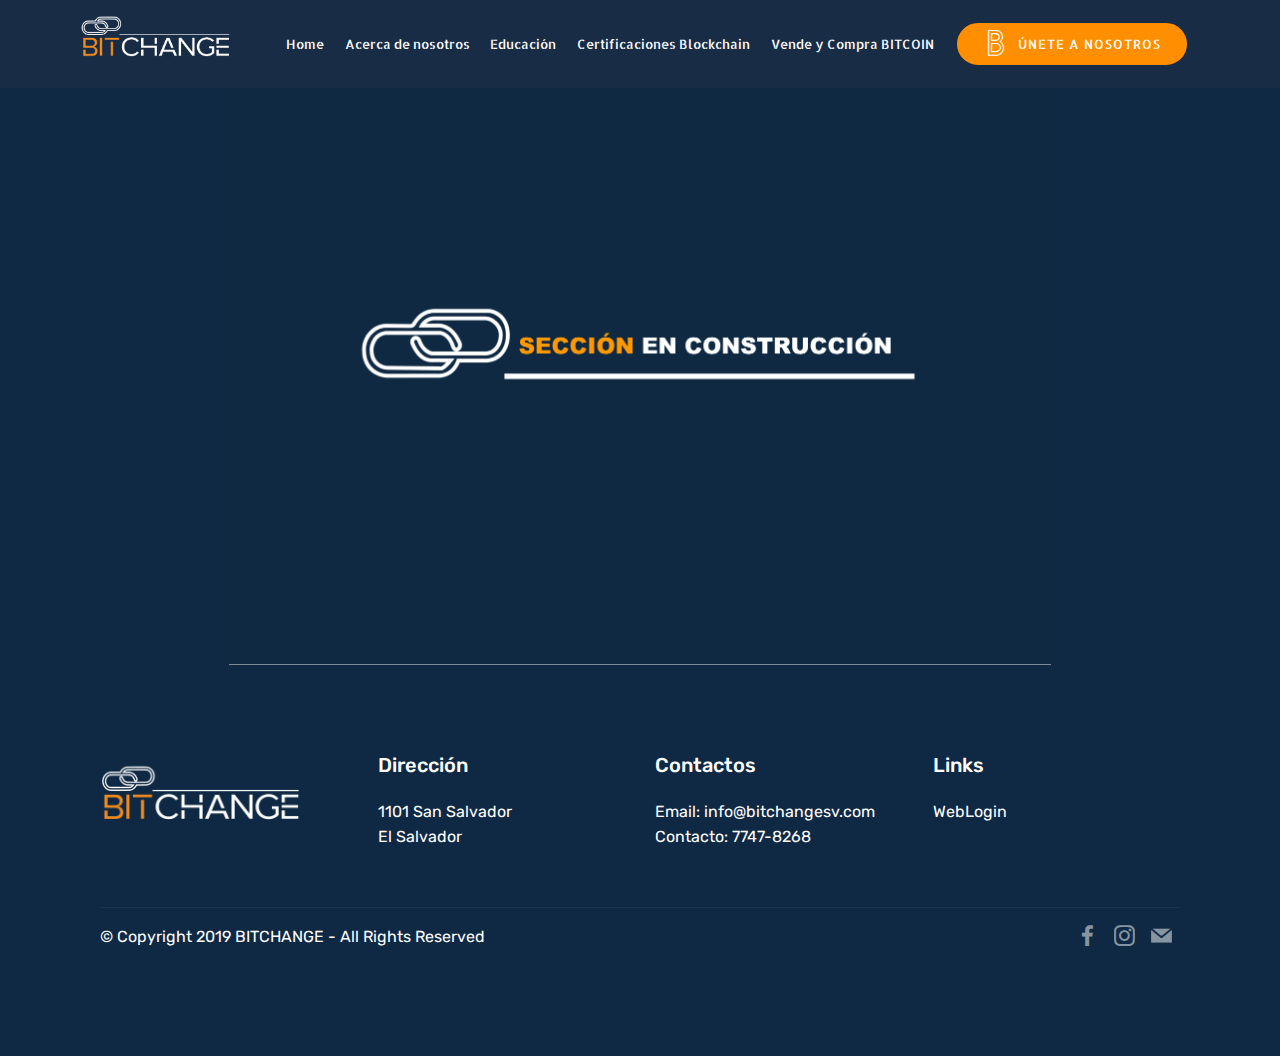
<file: Soluciones.html>
<!DOCTYPE html>
<html  >
<head>
  <!-- Site made with Mobirise Website Builder v4.12.2, https://mobirise.com -->
  <meta charset="UTF-8">
  <meta http-equiv="X-UA-Compatible" content="IE=edge">
  <meta name="generator" content="Mobirise v4.12.2, mobirise.com">
  <meta name="viewport" content="width=device-width, initial-scale=1, minimum-scale=1">
  <link rel="shortcut icon" href="assets/images/8-454x217.png" type="image/x-icon">
  <meta name="description" content="Somos el 1er movimiento de emprendedores digitales en El Salvador, que enseñamos como tomar ventaja de las tecnologías emergentes como Blockchain y Bitcoin. 



4 años de experiencia nos posiciona como el primer movimiento que promueve la cultura de las critpomonedas y la tecnología blockchain en El Salvador y a partir de Octubre 2019 nace Bitchange SA de CV como empresa que asumimos el reto  de enseñar como tomar ventaja de las tecnologías emergente como blockchain y bitcoin de manera profesional.">
  
  <title>Soluciones y Aplicaciones</title>
  <link rel="stylesheet" href="assets/web/assets/mobirise-icons/mobirise-icons.css">
  <link rel="stylesheet" href="assets/bootstrap/css/bootstrap.min.css">
  <link rel="stylesheet" href="assets/bootstrap/css/bootstrap-grid.min.css">
  <link rel="stylesheet" href="assets/bootstrap/css/bootstrap-reboot.min.css">
  <link rel="stylesheet" href="assets/tether/tether.min.css">
  <link rel="stylesheet" href="assets/dropdown/css/style.css">
  <link rel="stylesheet" href="assets/socicon/css/styles.css">
  <link rel="stylesheet" href="assets/theme/css/style.css">
  <link href="assets/fonts/style.css" rel="stylesheet">
  <link rel="preload" as="style" href="assets/mobirise/css/mbr-additional.css"><link rel="stylesheet" href="assets/mobirise/css/mbr-additional.css" type="text/css">
  
  
  
</head>
<body>
  <section class="menu cid-rIR0FmapWi" once="menu" id="menu1-2f">

    

    <nav class="navbar navbar-expand beta-menu navbar-dropdown align-items-center navbar-toggleable-sm">
        <button class="navbar-toggler navbar-toggler-right" type="button" data-toggle="collapse" data-target="#navbarSupportedContent" aria-controls="navbarSupportedContent" aria-expanded="false" aria-label="Toggle navigation">
            <div class="hamburger">
                <span></span>
                <span></span>
                <span></span>
                <span></span>
            </div>
        </button>
        <div class="menu-logo">
            <div class="navbar-brand">
                <span class="navbar-logo">
                    <a href="index.html">
                         <img src="assets/images/8-454x217.png" alt="Bitchange" title="" style="height: 4.5rem;">
                    </a>
                </span>
                
            </div>
        </div>
        <div class="collapse navbar-collapse" id="navbarSupportedContent">
            <ul class="navbar-nav nav-dropdown" data-app-modern-menu="true"><li class="nav-item">
                    <a class="nav-link link text-white display-4" href="index.html">Home</a>
                </li><li class="nav-item"><a class="nav-link link text-white display-4" href="acercadenosotrosvm.html">Acerca de nosotros</a></li><li class="nav-item"><a class="nav-link link text-white display-4" href="biteducations.html">Educación</a></li><li class="nav-item"><a class="nav-link link text-white display-4" href="Soluciones.html">Certificaciones Blockchain</a></li><li class="nav-item"><a class="nav-link link text-white display-4" href="inverciones.html">Vende y Compra BITCOIN</a></li></ul>
            <div class="navbar-buttons mbr-section-btn"><a class="btn btn-sm btn-success display-4" href="acercadenosotrosvm.html"><span class="mbri-bold mbr-iconfont mbr-iconfont-btn"></span>ÚNETE A NOSOTROS</a></div>
        </div>
    </nav>
</section>

<section class="engine"><a href="https://mobirise.info/q">responsive website templates</a></section><section class="cid-rOxP6tzRxv" id="image2-2h">

    

    <figure class="mbr-figure container">
        <div class="image-block" style="width: 74%;">
            <img src="assets/images/en-construccion-1650x1275.png" alt="Mobirise" title="">
            
        </div>
    </figure>
</section>

<section class="cid-rOxP2na8hX" id="footer1-2g">

    

    

    <div class="container">
        <div class="media-container-row content text-white">
            <div class="col-12 col-md-3">
                <div class="media-wrap">
                    
                        <img src="assets/images/8-414x198.png" alt="Bitchange" title="">
                    
                </div>
            </div>
            <div class="col-12 col-md-3 mbr-fonts-style display-7">
                <h5 class="pb-3">Dirección</h5>
                <p class="mbr-text">1101 San Salvador&nbsp;<br>El Salvador</p>
            </div>
            <div class="col-12 col-md-3 mbr-fonts-style display-7">
                <h5 class="pb-3">
                    Contactos
                </h5>
                <p class="mbr-text">
                    Email: info@bitchangesv.com<br>Contacto:&nbsp;7747-8268<br><br></p>
            </div>
            <div class="col-12 col-md-3 mbr-fonts-style display-7">
                <h5 class="pb-3">
                    Links
                </h5>
                <p class="mbr-text"><a href="https://mail.zoho.com/portal/mailbitchange" target="_blank" class="text-white">WebLogin</a><br><br></p>
            </div>
        </div>
        <div class="footer-lower">
            <div class="media-container-row">
                <div class="col-sm-12">
                    <hr>
                </div>
            </div>
            <div class="media-container-row mbr-white">
                <div class="col-sm-6 copyright">
                    <p class="mbr-text mbr-fonts-style display-7">
                        © Copyright 2019 BITCHANGE - All Rights Reserved
                    </p>
                </div>
                <div class="col-md-6">
                    <div class="social-list align-right">
                        <div class="soc-item">
                            <a href="https://www.facebook.com/cryptobuilders.sv" target="_blank">
                                <span class="mbr-iconfont mbr-iconfont-social socicon-facebook socicon"></span>
                            </a>
                        </div>
                        <div class="soc-item">
                            <a href="https://www.instagram.com/bitchange.sv" target="_blank">
                                <span class="mbr-iconfont mbr-iconfont-social socicon-instagram socicon"></span>
                            </a>
                        </div>
                        <div class="soc-item">
                            <a href="mailto:info@bitchangesv.com">
                                <span class="mbr-iconfont mbr-iconfont-social socicon-mail socicon"></span>
                            </a>
                        </div>
                        
                        
                        
                    </div>
                </div>
            </div>
        </div>
    </div>
</section>


  <script src="assets/web/assets/jquery/jquery.min.js"></script>
  <script src="assets/popper/popper.min.js"></script>
  <script src="assets/bootstrap/js/bootstrap.min.js"></script>
  <script src="assets/tether/tether.min.js"></script>
  <script src="assets/smoothscroll/smooth-scroll.js"></script>
  <script src="assets/dropdown/js/nav-dropdown.js"></script>
  <script src="assets/dropdown/js/navbar-dropdown.js"></script>
  <script src="assets/touchswipe/jquery.touch-swipe.min.js"></script>
  <script src="assets/theme/js/script.js"></script>
  
  
 <div id="scrollToTop" class="scrollToTop mbr-arrow-up"><a style="text-align: center;"><i class="mbr-arrow-up-icon mbr-arrow-up-icon-cm cm-icon cm-icon-smallarrow-up"></i></a></div>
  </body>
</html>
</file>
<file: assets/web/assets/mobirise-icons/mobirise-icons.css>
@font-face {
  font-family: 'MobiriseIcons';
  src:  url('mobirise-icons.eot?spat4u');
  src:  url('mobirise-icons.eot?spat4u#iefix') format('embedded-opentype'),
    url('mobirise-icons.ttf?spat4u') format('truetype'),
    url('mobirise-icons.woff?spat4u') format('woff'),
    url('mobirise-icons.svg?spat4u#MobiriseIcons') format('svg');
  font-weight: normal;
  font-style: normal;
  font-display: swap;
}

[class^="mbri-"], [class*=" mbri-"] {
  /* use !important to prevent issues with browser extensions that change fonts */
  font-family: MobiriseIcons !important;
  speak: none;
  font-style: normal;
  font-weight: normal;
  font-variant: normal;
  text-transform: none;
  line-height: 1;

  /* Better Font Rendering =========== */
  -webkit-font-smoothing: antialiased;
  -moz-osx-font-smoothing: grayscale;
}

.mbri-add-submenu:before {
  content: "\e900";
}
.mbri-alert:before {
  content: "\e901";
}
.mbri-align-center:before {
  content: "\e902";
}
.mbri-align-justify:before {
  content: "\e903";
}
.mbri-align-left:before {
  content: "\e904";
}
.mbri-align-right:before {
  content: "\e905";
}
.mbri-android:before {
  content: "\e906";
}
.mbri-apple:before {
  content: "\e907";
}
.mbri-arrow-down:before {
  content: "\e908";
}
.mbri-arrow-next:before {
  content: "\e909";
}
.mbri-arrow-prev:before {
  content: "\e90a";
}
.mbri-arrow-up:before {
  content: "\e90b";
}
.mbri-bold:before {
  content: "\e90c";
}
.mbri-bookmark:before {
  content: "\e90d";
}
.mbri-bootstrap:before {
  content: "\e90e";
}
.mbri-briefcase:before {
  content: "\e90f";
}
.mbri-browse:before {
  content: "\e910";
}
.mbri-bulleted-list:before {
  content: "\e911";
}
.mbri-calendar:before {
  content: "\e912";
}
.mbri-camera:before {
  content: "\e913";
}
.mbri-cart-add:before {
  content: "\e914";
}
.mbri-cart-full:before {
  content: "\e915";
}
.mbri-cash:before {
  content: "\e916";
}
.mbri-change-style:before {
  content: "\e917";
}
.mbri-chat:before {
  content: "\e918";
}
.mbri-clock:before {
  content: "\e919";
}
.mbri-close:before {
  content: "\e91a";
}
.mbri-cloud:before {
  content: "\e91b";
}
.mbri-code:before {
  content: "\e91c";
}
.mbri-contact-form:before {
  content: "\e91d";
}
.mbri-credit-card:before {
  content: "\e91e";
}
.mbri-cursor-click:before {
  content: "\e91f";
}
.mbri-cust-feedback:before {
  content: "\e920";
}
.mbri-database:before {
  content: "\e921";
}
.mbri-delivery:before {
  content: "\e922";
}
.mbri-desktop:before {
  content: "\e923";
}
.mbri-devices:before {
  content: "\e924";
}
.mbri-down:before {
  content: "\e925";
}
.mbri-download:before {
  content: "\e989";
}
.mbri-drag-n-drop:before {
  content: "\e927";
}
.mbri-drag-n-drop2:before {
  content: "\e928";
}
.mbri-edit:before {
  content: "\e929";
}
.mbri-edit2:before {
  content: "\e92a";
}
.mbri-error:before {
  content: "\e92b";
}
.mbri-extension:before {
  content: "\e92c";
}
.mbri-features:before {
  content: "\e92d";
}
.mbri-file:before {
  content: "\e92e";
}
.mbri-flag:before {
  content: "\e92f";
}
.mbri-folder:before {
  content: "\e930";
}
.mbri-gift:before {
  content: "\e931";
}
.mbri-github:before {
  content: "\e932";
}
.mbri-globe:before {
  content: "\e933";
}
.mbri-globe-2:before {
  content: "\e934";
}
.mbri-growing-chart:before {
  content: "\e935";
}
.mbri-hearth:before {
  content: "\e936";
}
.mbri-help:before {
  content: "\e937";
}
.mbri-home:before {
  content: "\e938";
}
.mbri-hot-cup:before {
  content: "\e939";
}
.mbri-idea:before {
  content: "\e93a";
}
.mbri-image-gallery:before {
  content: "\e93b";
}
.mbri-image-slider:before {
  content: "\e93c";
}
.mbri-info:before {
  content: "\e93d";
}
.mbri-italic:before {
  content: "\e93e";
}
.mbri-key:before {
  content: "\e93f";
}
.mbri-laptop:before {
  content: "\e940";
}
.mbri-layers:before {
  content: "\e941";
}
.mbri-left-right:before {
  content: "\e942";
}
.mbri-left:before {
  content: "\e943";
}
.mbri-letter:before {
  content: "\e944";
}
.mbri-like:before {
  content: "\e945";
}
.mbri-link:before {
  content: "\e946";
}
.mbri-lock:before {
  content: "\e947";
}
.mbri-login:before {
  content: "\e948";
}
.mbri-logout:before {
  content: "\e949";
}
.mbri-magic-stick:before {
  content: "\e94a";
}
.mbri-map-pin:before {
  content: "\e94b";
}
.mbri-menu:before {
  content: "\e94c";
}
.mbri-mobile:before {
  content: "\e94d";
}
.mbri-mobile2:before {
  content: "\e94e";
}
.mbri-mobirise:before {
  content: "\e94f";
}
.mbri-more-horizontal:before {
  content: "\e950";
}
.mbri-more-vertical:before {
  content: "\e951";
}
.mbri-music:before {
  content: "\e952";
}
.mbri-new-file:before {
  content: "\e953";
}
.mbri-numbered-list:before {
  content: "\e954";
}
.mbri-opened-folder:before {
  content: "\e955";
}
.mbri-pages:before {
  content: "\e956";
}
.mbri-paper-plane:before {
  content: "\e957";
}
.mbri-paperclip:before {
  content: "\e958";
}
.mbri-photo:before {
  content: "\e959";
}
.mbri-photos:before {
  content: "\e95a";
}
.mbri-pin:before {
  content: "\e95b";
}
.mbri-play:before {
  content: "\e95c";
}
.mbri-plus:before {
  content: "\e95d";
}
.mbri-preview:before {
  content: "\e95e";
}
.mbri-print:before {
  content: "\e95f";
}
.mbri-protect:before {
  content: "\e960";
}
.mbri-question:before {
  content: "\e961";
}
.mbri-quote-left:before {
  content: "\e962";
}
.mbri-quote-right:before {
  content: "\e963";
}
.mbri-refresh:before {
  content: "\e964";
}
.mbri-responsive:before {
  content: "\e965";
}
.mbri-right:before {
  content: "\e966";
}
.mbri-rocket:before {
  content: "\e967";
}
.mbri-sad-face:before {
  content: "\e968";
}
.mbri-sale:before {
  content: "\e969";
}
.mbri-save:before {
  content: "\e96a";
}
.mbri-search:before {
  content: "\e96b";
}
.mbri-setting:before {
  content: "\e96c";
}
.mbri-setting2:before {
  content: "\e96d";
}
.mbri-setting3:before {
  content: "\e96e";
}
.mbri-share:before {
  content: "\e96f";
}
.mbri-shopping-bag:before {
  content: "\e970";
}
.mbri-shopping-basket:before {
  content: "\e971";
}
.mbri-shopping-cart:before {
  content: "\e972";
}
.mbri-sites:before {
  content: "\e973";
}
.mbri-smile-face:before {
  content: "\e974";
}
.mbri-speed:before {
  content: "\e975";
}
.mbri-star:before {
  content: "\e976";
}
.mbri-success:before {
  content: "\e977";
}
.mbri-sun:before {
  content: "\e978";
}
.mbri-sun2:before {
  content: "\e979";
}
.mbri-tablet:before {
  content: "\e97a";
}
.mbri-tablet-vertical:before {
  content: "\e97b";
}
.mbri-target:before {
  content: "\e97c";
}
.mbri-timer:before {
  content: "\e97d";
}
.mbri-to-ftp:before {
  content: "\e97e";
}
.mbri-to-local-drive:before {
  content: "\e97f";
}
.mbri-touch-swipe:before {
  content: "\e980";
}
.mbri-touch:before {
  content: "\e981";
}
.mbri-trash:before {
  content: "\e982";
}
.mbri-underline:before {
  content: "\e983";
}
.mbri-unlink:before {
  content: "\e984";
}
.mbri-unlock:before {
  content: "\e985";
}
.mbri-up-down:before {
  content: "\e986";
}
.mbri-up:before {
  content: "\e987";
}
.mbri-update:before {
  content: "\e988";
}
.mbri-upload:before {
 content: "\e926"; 
}
.mbri-user:before {
  content: "\e98a";
}
.mbri-user2:before {
  content: "\e98b";
}
.mbri-users:before {
  content: "\e98c";
}
.mbri-video:before {
  content: "\e98d";
}
.mbri-video-play:before {
  content: "\e98e";
}
.mbri-watch:before {
  content: "\e98f";
}
.mbri-website-theme:before {
  content: "\e990";
}
.mbri-wifi:before {
  content: "\e991";
}
.mbri-windows:before {
  content: "\e992";
}
.mbri-zoom-out:before {
  content: "\e993";
}
.mbri-redo:before {
  content: "\e994";
}
.mbri-undo:before {
  content: "\e995";
}
</file>
<file: assets/socicon/css/styles.css>
@charset "UTF-8";

@font-face {
  font-family: "socicon";
  src:url("../fonts/socicon.eot");
  src:url("../fonts/socicon.eot?#iefix") format("embedded-opentype"),
    url("../fonts/socicon.woff") format("woff"),
    url("../fonts/socicon.ttf") format("truetype"),
    url("../fonts/socicon.svg#socicon") format("svg");
  font-weight: normal;
  font-style: normal;
  font-display:swap;
}

[data-icon]:before {
  font-family: "socicon" !important;
  content: attr(data-icon);
  font-style: normal !important;
  font-weight: normal !important;
  font-variant: normal !important;
  text-transform: none !important;
  speak: none;
  line-height: 1;
  -webkit-font-smoothing: antialiased;
  -moz-osx-font-smoothing: grayscale;
}

[class^="socicon-"]:before,
[class*=" socicon-"]:before {
  font-family: "socicon" !important;
  font-style: normal !important;
  font-weight: normal !important;
  font-variant: normal !important;
  text-transform: none !important;
  speak: none;
  line-height: 1;
  -webkit-font-smoothing: antialiased;
  -moz-osx-font-smoothing: grayscale;
}

.socicon-modelmayhem:before {
  content: "\e000";
}
.socicon-mixcloud:before {
  content: "\e001";
}
.socicon-drupal:before {
  content: "\e002";
}
.socicon-swarm:before {
  content: "\e003";
}
.socicon-istock:before {
  content: "\e004";
}
.socicon-yammer:before {
  content: "\e005";
}
.socicon-ello:before {
  content: "\e006";
}
.socicon-stackoverflow:before {
  content: "\e007";
}
.socicon-persona:before {
  content: "\e008";
}
.socicon-triplej:before {
  content: "\e009";
}
.socicon-houzz:before {
  content: "\e00a";
}
.socicon-rss:before {
  content: "\e00b";
}
.socicon-paypal:before {
  content: "\e00c";
}
.socicon-odnoklassniki:before {
  content: "\e00d";
}
.socicon-airbnb:before {
  content: "\e00e";
}
.socicon-periscope:before {
  content: "\e00f";
}
.socicon-outlook:before {
  content: "\e010";
}
.socicon-coderwall:before {
  content: "\e011";
}
.socicon-tripadvisor:before {
  content: "\e012";
}
.socicon-appnet:before {
  content: "\e013";
}
.socicon-goodreads:before {
  content: "\e014";
}
.socicon-tripit:before {
  content: "\e015";
}
.socicon-lanyrd:before {
  content: "\e016";
}
.socicon-slideshare:before {
  content: "\e017";
}
.socicon-buffer:before {
  content: "\e018";
}
.socicon-disqus:before {
  content: "\e019";
}
.socicon-vkontakte:before {
  content: "\e01a";
}
.socicon-whatsapp:before {
  content: "\e01b";
}
.socicon-patreon:before {
  content: "\e01c";
}
.socicon-storehouse:before {
  content: "\e01d";
}
.socicon-pocket:before {
  content: "\e01e";
}
.socicon-mail:before {
  content: "\e01f";
}
.socicon-blogger:before {
  content: "\e020";
}
.socicon-technorati:before {
  content: "\e021";
}
.socicon-reddit:before {
  content: "\e022";
}
.socicon-dribbble:before {
  content: "\e023";
}
.socicon-stumbleupon:before {
  content: "\e024";
}
.socicon-digg:before {
  content: "\e025";
}
.socicon-envato:before {
  content: "\e026";
}
.socicon-behance:before {
  content: "\e027";
}
.socicon-delicious:before {
  content: "\e028";
}
.socicon-deviantart:before {
  content: "\e029";
}
.socicon-forrst:before {
  content: "\e02a";
}
.socicon-play:before {
  content: "\e02b";
}
.socicon-zerply:before {
  content: "\e02c";
}
.socicon-wikipedia:before {
  content: "\e02d";
}
.socicon-apple:before {
  content: "\e02e";
}
.socicon-flattr:before {
  content: "\e02f";
}
.socicon-github:before {
  content: "\e030";
}
.socicon-renren:before {
  content: "\e031";
}
.socicon-friendfeed:before {
  content: "\e032";
}
.socicon-newsvine:before {
  content: "\e033";
}
.socicon-identica:before {
  content: "\e034";
}
.socicon-bebo:before {
  content: "\e035";
}
.socicon-zynga:before {
  content: "\e036";
}
.socicon-steam:before {
  content: "\e037";
}
.socicon-xbox:before {
  content: "\e038";
}
.socicon-windows:before {
  content: "\e039";
}
.socicon-qq:before {
  content: "\e03a";
}
.socicon-douban:before {
  content: "\e03b";
}
.socicon-meetup:before {
  content: "\e03c";
}
.socicon-playstation:before {
  content: "\e03d";
}
.socicon-android:before {
  content: "\e03e";
}
.socicon-snapchat:before {
  content: "\e03f";
}
.socicon-twitter:before {
  content: "\e040";
}
.socicon-facebook:before {
  content: "\e041";
}
.socicon-googleplus:before {
  content: "\e042";
}
.socicon-pinterest:before {
  content: "\e043";
}
.socicon-foursquare:before {
  content: "\e044";
}
.socicon-yahoo:before {
  content: "\e045";
}
.socicon-skype:before {
  content: "\e046";
}
.socicon-yelp:before {
  content: "\e047";
}
.socicon-feedburner:before {
  content: "\e048";
}
.socicon-linkedin:before {
  content: "\e049";
}
.socicon-viadeo:before {
  content: "\e04a";
}
.socicon-xing:before {
  content: "\e04b";
}
.socicon-myspace:before {
  content: "\e04c";
}
.socicon-soundcloud:before {
  content: "\e04d";
}
.socicon-spotify:before {
  content: "\e04e";
}
.socicon-grooveshark:before {
  content: "\e04f";
}
.socicon-lastfm:before {
  content: "\e050";
}
.socicon-youtube:before {
  content: "\e051";
}
.socicon-vimeo:before {
  content: "\e052";
}
.socicon-dailymotion:before {
  content: "\e053";
}
.socicon-vine:before {
  content: "\e054";
}
.socicon-flickr:before {
  content: "\e055";
}
.socicon-500px:before {
  content: "\e056";
}
.socicon-wordpress:before {
  content: "\e058";
}
.socicon-tumblr:before {
  content: "\e059";
}
.socicon-twitch:before {
  content: "\e05a";
}
.socicon-8tracks:before {
  content: "\e05b";
}
.socicon-amazon:before {
  content: "\e05c";
}
.socicon-icq:before {
  content: "\e05d";
}
.socicon-smugmug:before {
  content: "\e05e";
}
.socicon-ravelry:before {
  content: "\e05f";
}
.socicon-weibo:before {
  content: "\e060";
}
.socicon-baidu:before {
  content: "\e061";
}
.socicon-angellist:before {
  content: "\e062";
}
.socicon-ebay:before {
  content: "\e063";
}
.socicon-imdb:before {
  content: "\e064";
}
.socicon-stayfriends:before {
  content: "\e065";
}
.socicon-residentadvisor:before {
  content: "\e066";
}
.socicon-google:before {
  content: "\e067";
}
.socicon-yandex:before {
  content: "\e068";
}
.socicon-sharethis:before {
  content: "\e069";
}
.socicon-bandcamp:before {
  content: "\e06a";
}
.socicon-itunes:before {
  content: "\e06b";
}
.socicon-deezer:before {
  content: "\e06c";
}
.socicon-telegram:before {
  content: "\e06e";
}
.socicon-openid:before {
  content: "\e06f";
}
.socicon-amplement:before {
  content: "\e070";
}
.socicon-viber:before {
  content: "\e071";
}
.socicon-zomato:before {
  content: "\e072";
}
.socicon-draugiem:before {
  content: "\e074";
}
.socicon-endomodo:before {
  content: "\e075";
}
.socicon-filmweb:before {
  content: "\e076";
}
.socicon-stackexchange:before {
  content: "\e077";
}
.socicon-wykop:before {
  content: "\e078";
}
.socicon-teamspeak:before {
  content: "\e079";
}
.socicon-teamviewer:before {
  content: "\e07a";
}
.socicon-ventrilo:before {
  content: "\e07b";
}
.socicon-younow:before {
  content: "\e07c";
}
.socicon-raidcall:before {
  content: "\e07d";
}
.socicon-mumble:before {
  content: "\e07e";
}
.socicon-medium:before {
  content: "\e06d";
}
.socicon-bebee:before {
  content: "\e07f";
}
.socicon-hitbox:before {
  content: "\e080";
}
.socicon-reverbnation:before {
  content: "\e081";
}
.socicon-formulr:before {
  content: "\e082";
}
.socicon-instagram:before {
  content: "\e057";
}
.socicon-battlenet:before {
  content: "\e083";
}
.socicon-chrome:before {
  content: "\e084";
}
.socicon-discord:before {
  content: "\e086";
}
.socicon-issuu:before {
  content: "\e087";
}
.socicon-macos:before {
  content: "\e088";
}
.socicon-firefox:before {
  content: "\e089";
}
.socicon-opera:before {
  content: "\e08d";
}
.socicon-keybase:before {
  content: "\e090";
}
.socicon-alliance:before {
  content: "\e091";
}
.socicon-livejournal:before {
  content: "\e092";
}
.socicon-googlephotos:before {
  content: "\e093";
}
.socicon-horde:before {
  content: "\e094";
}
.socicon-etsy:before {
  content: "\e095";
}
.socicon-zapier:before {
  content: "\e096";
}
.socicon-google-scholar:before {
  content: "\e097";
}
.socicon-researchgate:before {
  content: "\e098";
}
.socicon-wechat:before {
  content: "\e099";
}
.socicon-strava:before {
  content: "\e09a";
}
.socicon-line:before {
  content: "\e09b";
}
.socicon-lyft:before {
  content: "\e09c";
}
.socicon-uber:before {
  content: "\e09d";
}
.socicon-songkick:before {
  content: "\e09e";
}
.socicon-viewbug:before {
  content: "\e09f";
}
.socicon-googlegroups:before {
  content: "\e0a0";
}
.socicon-quora:before {
  content: "\e073";
}
.socicon-diablo:before {
  content: "\e085";
}
.socicon-blizzard:before {
  content: "\e0a1";
}
.socicon-hearthstone:before {
  content: "\e08b";
}
.socicon-heroes:before {
  content: "\e08a";
}
.socicon-overwatch:before {
  content: "\e08c";
}
.socicon-warcraft:before {
  content: "\e08e";
}
.socicon-starcraft:before {
  content: "\e08f";
}
.socicon-beam:before {
  content: "\e0a2";
}
.socicon-curse:before {
  content: "\e0a3";
}
.socicon-player:before {
  content: "\e0a4";
}
.socicon-streamjar:before {
  content: "\e0a5";
}
.socicon-nintendo:before {
  content: "\e0a6";
}
.socicon-hellocoton:before {
  content: "\e0a7";
}
</file>
<file: assets/dropdown/css/style.css>
.navbar-dropdown {
  left: 0;
  padding: 0;
  position: absolute;
  right: 0;
  top: 0;
  transition: all 0.45s ease;
  z-index: 1030;
  background: #282828; }
  .navbar-dropdown .navbar-logo {
    margin-right: 0.8rem;
    transition: margin 0.3s ease-in-out;
    vertical-align: middle; }
    .navbar-dropdown .navbar-logo img {
      height: 3.125rem;
      transition: all 0.3s ease-in-out; }
    .navbar-dropdown .navbar-logo.mbr-iconfont {
      font-size: 3.125rem;
      line-height: 3.125rem; }
  .navbar-dropdown .navbar-caption {
    font-weight: 700;
    white-space: normal;
    vertical-align: -4px;
    line-height: 3.125rem !important; }
    .navbar-dropdown .navbar-caption, .navbar-dropdown .navbar-caption:hover {
      color: inherit;
      text-decoration: none; }
  .navbar-dropdown .mbr-iconfont + .navbar-caption {
    vertical-align: -1px; }
  .navbar-dropdown.navbar-fixed-top {
    position: fixed; }
  .navbar-dropdown .navbar-brand span {
    vertical-align: -4px; }
  .navbar-dropdown.bg-color.transparent {
    background: none; }
  .navbar-dropdown.navbar-short .navbar-brand {
    padding: 0.625rem 0; }
    .navbar-dropdown.navbar-short .navbar-brand span {
      vertical-align: -1px; }
  .navbar-dropdown.navbar-short .navbar-caption {
    line-height: 2.375rem !important;
    vertical-align: -2px; }
  .navbar-dropdown.navbar-short .navbar-logo {
    margin-right: 0.5rem; }
    .navbar-dropdown.navbar-short .navbar-logo img {
      height: 2.375rem; }
    .navbar-dropdown.navbar-short .navbar-logo.mbr-iconfont {
      font-size: 2.375rem;
      line-height: 2.375rem; }
  .navbar-dropdown.navbar-short .mbr-table-cell {
    height: 3.625rem; }
  .navbar-dropdown .navbar-close {
    left: 0.6875rem;
    position: fixed;
    top: 0.75rem;
    z-index: 1000; }
  .navbar-dropdown .hamburger-icon {
    content: "";
    display: inline-block;
    vertical-align: middle;
    width: 16px;
    -webkit-box-shadow: 0 -6px 0 1px #282828,0 0 0 1px #282828,0 6px 0 1px #282828;
    -moz-box-shadow: 0 -6px 0 1px #282828,0 0 0 1px #282828,0 6px 0 1px #282828;
    box-shadow: 0 -6px 0 1px #282828,0 0 0 1px #282828,0 6px 0 1px #282828; }

.dropdown-menu .dropdown-toggle[data-toggle="dropdown-submenu"]::after {
  border-bottom: 0.35em solid transparent;
  border-left: 0.35em solid;
  border-right: 0;
  border-top: 0.35em solid transparent;
  margin-left: 0.3rem; }

.dropdown-menu .dropdown-item:focus {
  outline: 0; }

.nav-dropdown {
  font-size: 0.75rem;
  font-weight: 500;
  height: auto !important; }
  .nav-dropdown .nav-btn {
    padding-left: 1rem; }
  .nav-dropdown .link {
    margin: .667em 1.667em;
    font-weight: 500;
    padding: 0;
    transition: color .2s ease-in-out; }
    .nav-dropdown .link.dropdown-toggle {
      margin-right: 2.583em; }
      .nav-dropdown .link.dropdown-toggle::after {
        margin-left: .25rem;
        border-top: 0.35em solid;
        border-right: 0.35em solid transparent;
        border-left: 0.35em solid transparent;
        border-bottom: 0; }
      .nav-dropdown .link.dropdown-toggle[aria-expanded="true"] {
        margin: 0;
        padding: 0.667em 3.263em  0.667em 1.667em; }
  .nav-dropdown .link::after,
  .nav-dropdown .dropdown-item::after {
    color: inherit; }
  .nav-dropdown .btn {
    font-size: 0.75rem;
    font-weight: 700;
    letter-spacing: 0;
    margin-bottom: 0;
    padding-left: 1.25rem;
    padding-right: 1.25rem; }
  .nav-dropdown .dropdown-menu {
    border-radius: 0;
    border: 0;
    left: 0;
    margin: 0;
    padding-bottom: 1.25rem;
    padding-top: 1.25rem;
    position: relative; }
  .nav-dropdown .dropdown-submenu {
    margin-left: 0.125rem;
    top: 0; }
  .nav-dropdown .dropdown-item {
    font-weight: 500;
    line-height: 2;
    padding: 0.3846em 4.615em 0.3846em 1.5385em;
    position: relative;
    transition: color .2s ease-in-out, background-color .2s ease-in-out; }
    .nav-dropdown .dropdown-item::after {
      margin-top: -0.3077em;
      position: absolute;
      right: 1.1538em;
      top: 50%; }
    .nav-dropdown .dropdown-item:focus, .nav-dropdown .dropdown-item:hover {
      background: none; }

@media (max-width: 767px) {
  .nav-dropdown.navbar-toggleable-sm {
    bottom: 0;
    display: none;
    left: 0;
    overflow-x: hidden;
    position: fixed;
    top: 0;
    transform: translateX(-100%);
    -ms-transform: translateX(-100%);
    -webkit-transform: translateX(-100%);
    width: 18.75rem;
    z-index: 999; } }
.nav-dropdown.navbar-toggleable-xl {
  bottom: 0;
  display: none;
  left: 0;
  overflow-x: hidden;
  position: fixed;
  top: 0;
  transform: translateX(-100%);
  -ms-transform: translateX(-100%);
  -webkit-transform: translateX(-100%);
  width: 18.75rem;
  z-index: 999; }

.nav-dropdown-sm {
  display: block !important;
  overflow-x: hidden;
  overflow: auto;
  padding-top: 3.875rem; }
  .nav-dropdown-sm::after {
    content: "";
    display: block;
    height: 3rem;
    width: 100%; }
  .nav-dropdown-sm.collapse.in ~ .navbar-close {
    display: block !important; }
  .nav-dropdown-sm.collapsing, .nav-dropdown-sm.collapse.in {
    transform: translateX(0);
    -ms-transform: translateX(0);
    -webkit-transform: translateX(0);
    transition: all 0.25s ease-out;
    -webkit-transition: all 0.25s ease-out;
    background: #282828; }
  .nav-dropdown-sm.collapsing[aria-expanded="false"] {
    transform: translateX(-100%);
    -ms-transform: translateX(-100%);
    -webkit-transform: translateX(-100%); }
  .nav-dropdown-sm .nav-item {
    display: block;
    margin-left: 0 !important;
    padding-left: 0; }
  .nav-dropdown-sm .link,
  .nav-dropdown-sm .dropdown-item {
    border-top: 1px dotted rgba(255, 255, 255, 0.1);
    font-size: 0.8125rem;
    line-height: 1.6;
    margin: 0 !important;
    padding: 0.875rem 2.4rem 0.875rem 1.5625rem !important;
    position: relative;
    white-space: normal; }
    .nav-dropdown-sm .link:focus, .nav-dropdown-sm .link:hover,
    .nav-dropdown-sm .dropdown-item:focus,
    .nav-dropdown-sm .dropdown-item:hover {
      background: rgba(0, 0, 0, 0.2) !important;
      color: #c0a375; }
  .nav-dropdown-sm .nav-btn {
    position: relative;
    padding: 1.5625rem 1.5625rem 0 1.5625rem; }
    .nav-dropdown-sm .nav-btn::before {
      border-top: 1px dotted rgba(255, 255, 255, 0.1);
      content: "";
      left: 0;
      position: absolute;
      top: 0;
      width: 100%; }
    .nav-dropdown-sm .nav-btn + .nav-btn {
      padding-top: 0.625rem; }
      .nav-dropdown-sm .nav-btn + .nav-btn::before {
        display: none; }
  .nav-dropdown-sm .btn {
    padding: 0.625rem 0; }
  .nav-dropdown-sm .dropdown-toggle[data-toggle="dropdown-submenu"]::after {
    margin-left: .25rem;
    border-top: 0.35em solid;
    border-right: 0.35em solid transparent;
    border-left: 0.35em solid transparent;
    border-bottom: 0; }
  .nav-dropdown-sm .dropdown-toggle[data-toggle="dropdown-submenu"][aria-expanded="true"]::after {
    border-top: 0;
    border-right: 0.35em solid transparent;
    border-left: 0.35em solid transparent;
    border-bottom: 0.35em solid; }
  .nav-dropdown-sm .dropdown-menu {
    margin: 0;
    padding: 0;
    position: relative;
    top: 0;
    left: 0;
    width: 100%;
    border: 0;
    float: none;
    border-radius: 0;
    background: none; }
  .nav-dropdown-sm .dropdown-submenu {
    left: 100%;
    margin-left: 0.125rem;
    margin-top: -1.25rem;
    top: 0; }

.navbar-toggleable-sm .nav-dropdown .dropdown-menu {
  position: absolute; }

.navbar-toggleable-sm .nav-dropdown .dropdown-submenu {
  left: 100%;
  margin-left: 0.125rem;
  margin-top: -1.25rem;
  top: 0; }

.navbar-toggleable-sm.opened .nav-dropdown .dropdown-menu {
  position: relative; }

.navbar-toggleable-sm.opened .nav-dropdown .dropdown-submenu {
  left: 0;
  margin-left: 00rem;
  margin-top: 0rem;
  top: 0; }

.is-builder .nav-dropdown.collapsing {
  transition: none !important; }

/*# sourceMappingURL=style.css.map */
</file>
<file: assets/theme/css/style.css>
/*!
 * Mobirise v4 theme (https://mobirise.com/)
 * Copyright 2017 Mobirise
 */
section {
  background-color: #eeeeee; }

body {
  font-style: normal;
  line-height: 1.5; }

section,
.container,
.container-fluid {
  position: relative;
  word-wrap: break-word; }

a.mbr-iconfont:hover {
  text-decoration: none; }

.article .lead p,
.article .lead ul,
.article .lead ol,
.article .lead pre,
.article .lead blockquote {
  margin-bottom: 0; }

ul,
ol,
pre,
blockquote {
  margin-bottom: 2.3125rem; }

pre {
  background: #f4f4f4;
  padding: 10px 24px;
  white-space: pre-wrap; }

.inactive {
  -webkit-user-select: none;
  -moz-user-select: none;
  -ms-user-select: none;
  user-select: none;
  pointer-events: none;
  -webkit-user-drag: none;
  user-drag: none; }

.mbr-section__comments .row {
  justify-content: center;
  -webkit-justify-content: center; }

a {
  font-style: normal;
  font-weight: 400;
  cursor: pointer; }
  a, a:hover {
    text-decoration: none; }

figure {
  margin-bottom: 0; }

body {
  color: #232323; }

h1,
h2,
h3,
h4,
h5,
h6,
.h1,
.h2,
.h3,
.h4,
.h5,
.h6,
.display-1,
.display-2,
.display-3,
.display-4 {
  line-height: 1;
  word-break: break-word;
  word-wrap: break-word; }

.mbr-section-title {
  font-style: normal;
  line-height: 1.2; }

.mbr-section-subtitle {
  line-height: 1.3; }

.mbr-text {
  font-style: normal;
  line-height: 1.6; }

b,
strong {
  font-weight: bold; }

blockquote {
  padding: 10px 0 10px 20px;
  position: relative;
  border-left: 2px solid;
  border-color: #ff3366; }

input:-webkit-autofill, input:-webkit-autofill:hover, input:-webkit-autofill:focus, input:-webkit-autofill:active {
  transition-delay: 9999s;
  transition-property: background-color, color; }

textarea[type='hidden'] {
  display: none; }

body {
  position: relative; }

section {
  background-position: 50% 50%;
  background-repeat: no-repeat;
  background-size: cover; }
  section .mbr-background-video,
  section .mbr-background-video-preview {
    position: absolute;
    bottom: 0;
    left: 0;
    right: 0;
    top: 0; }

.hidden {
  visibility: hidden; }

.mbr-z-index20 {
  z-index: 20; }

/*! Base colors */
.mbr-white {
  color: #ffffff; }

.mbr-black {
  color: #000000; }

.mbr-bg-white {
  background-color: #ffffff; }

.mbr-bg-black {
  background-color: #000000; }

/*! Text-aligns */
.align-left {
  text-align: left; }

.align-center {
  text-align: center; }

.align-right {
  text-align: right; }

@media (max-width: 767px) {
  .align-left,
  .align-center,
  .align-right,
  .mbr-section-btn,
  .mbr-section-title {
    text-align: center; } }
/*! Font-weight  */
.mbr-light {
  font-weight: 300; }

.mbr-regular {
  font-weight: 400; }

.mbr-semibold {
  font-weight: 500; }

.mbr-bold {
  font-weight: 700; }

/*! Media  */
.media-size-item {
  -webkit-flex: 1 1 auto;
  -moz-flex: 1 1 auto;
  -ms-flex: 1 1 auto;
  -o-flex: 1 1 auto;
  flex: 1 1 auto; }

.media-content {
  -webkit-flex-basis: 100%;
  flex-basis: 100%; }

.media-container-row {
  display: -ms-flexbox;
  display: -webkit-flex;
  display: flex;
  -webkit-flex-direction: row;
  -ms-flex-direction: row;
  flex-direction: row;
  -webkit-flex-wrap: wrap;
  -ms-flex-wrap: wrap;
  flex-wrap: wrap;
  -webkit-justify-content: center;
  -ms-flex-pack: center;
  justify-content: center;
  -webkit-align-content: center;
  -ms-flex-line-pack: center;
  align-content: center;
  -webkit-align-items: start;
  -ms-flex-align: start;
  align-items: start; }
  .media-container-row .media-size-item {
    width: 400px; }

.media-container-column {
  display: -ms-flexbox;
  display: -webkit-flex;
  display: flex;
  -webkit-flex-direction: column;
  -ms-flex-direction: column;
  flex-direction: column;
  -webkit-flex-wrap: wrap;
  -ms-flex-wrap: wrap;
  flex-wrap: wrap;
  -webkit-justify-content: center;
  -ms-flex-pack: center;
  justify-content: center;
  -webkit-align-content: center;
  -ms-flex-line-pack: center;
  align-content: center;
  -webkit-align-items: stretch;
  -ms-flex-align: stretch;
  align-items: stretch; }
  .media-container-column > * {
    width: 100%; }

@media (min-width: 992px) {
  .media-container-row {
    -webkit-flex-wrap: nowrap;
    -ms-flex-wrap: nowrap;
    flex-wrap: nowrap; } }
figure {
  overflow: hidden; }

figure[mbr-media-size] {
  transition: width 0.1s; }

.mbr-figure img,
.mbr-figure iframe {
  display: block;
  width: 100%; }

.card {
  background-color: transparent;
  border: none; }

.card-box {
  width: 100%; }

.card-img {
  text-align: center;
  flex-shrink: 0;
  -webkit-flex-shrink: 0; }

.media {
  max-width: 100%;
  margin: 0 auto; }

.mbr-figure {
  -ms-flex-item-align: center;
  -ms-grid-row-align: center;
  -webkit-align-self: center;
  align-self: center; }

.media-container > div {
  max-width: 100%; }

.mbr-figure img,
.card-img img {
  width: 100%; }

@media (max-width: 991px) {
  .media-size-item {
    width: auto !important; }

  .media {
    width: auto; }

  .mbr-figure {
    width: 100% !important; } }
/*! Buttons */
.btn {
  font-weight: 500;
  border-width: 2px;
  font-style: normal;
  letter-spacing: 1px;
  margin: .4rem .8rem;
  white-space: normal;
  -webkit-transition: all .3s ease-in-out;
  -moz-transition: all .3s ease-in-out;
  transition: all .3s ease-in-out;
  display: inline-flex;
  align-items: center;
  justify-content: center;
  word-break: break-word;
  -webkit-align-items: center;
  -webkit-justify-content: center;
  display: -webkit-inline-flex; }

.btn-sm {
  font-weight: 500;
  letter-spacing: 1px;
  -webkit-transition: all .3s ease-in-out;
  -moz-transition: all .3s ease-in-out;
  transition: all .3s ease-in-out; }

.btn-md {
  font-weight: 500;
  letter-spacing: 1px;
  margin: .4rem .8rem !important;
  -webkit-transition: all .3s ease-in-out;
  -moz-transition: all .3s ease-in-out;
  transition: all .3s ease-in-out; }

.btn-lg {
  font-weight: 500;
  letter-spacing: 1px;
  margin: .4rem .8rem !important;
  -webkit-transition: all .3s ease-in-out;
  -moz-transition: all .3s ease-in-out;
  transition: all .3s ease-in-out; }

.mbr-section-btn {
  margin-left: -0.25rem;
  margin-right: -0.25rem;
  font-size: 0; }

nav .mbr-section-btn {
  margin-left: 0rem;
  margin-right: 0rem; }

.btn-form {
  border-radius: 0; }
  .btn-form:hover {
    cursor: pointer; }

/*! Btn icon margin */
.btn .mbr-iconfont,
.btn.btn-sm .mbr-iconfont {
  cursor: pointer;
  margin-right: 0.5rem; }

.btn.btn-md .mbr-iconfont,
.btn.btn-md .mbr-iconfont {
  margin-right: 0.8rem; }

.mbr-regular {
  font-weight: 400; }

.mbr-semibold {
  font-weight: 500; }

.mbr-bold {
  font-weight: 700; }

[type='submit'] {
  -webkit-appearance: none; }

/*! Full-screen */
.mbr-fullscreen .mbr-overlay {
  min-height: 100vh; }

.mbr-fullscreen {
  display: flex;
  display: -webkit-flex;
  display: -moz-flex;
  display: -ms-flex;
  display: -o-flex;
  align-items: center;
  -webkit-align-items: center;
  min-height: 100vh;
  padding-top: 3rem;
  padding-bottom: 3rem; }

/*! Map */
.map {
  height: 25rem;
  position: relative; }
  .map iframe {
    width: 100%;
    height: 100%; }

.mbr-overlay {
  background-color: #000;
  bottom: 0;
  left: 0;
  opacity: .5;
  position: absolute;
  right: 0;
  top: 0;
  z-index: 0;
  pointer-events: none; }

/* Form */
blockquote {
  font-style: italic;
  padding: 10px 0 10px 20px;
  font-size: 1.09rem;
  position: relative;
  border-width: 3px; }

.form-control {
  background-color: #f5f5f5;
  box-shadow: none;
  color: #565656;
  line-height: 1.43;
  min-height: 3.5em;
  padding: 1.07em .5em; }
  .form-control, .form-control:focus {
    border: 1px solid #e8e8e8; }
  .form-active .form-control:invalid {
    border-color: red; }

.form-control-label {
  position: relative;
  cursor: pointer;
  margin-bottom: .357em;
  padding: 0; }

.alert {
  color: #ffffff;
  border-radius: 0;
  border: 0;
  font-size: .875rem;
  line-height: 1.5;
  margin-bottom: 1.875rem;
  padding: 1.25rem;
  position: relative; }
  .alert.alert-form::after {
    background-color: inherit;
    bottom: -7px;
    content: "";
    display: block;
    height: 14px;
    left: 50%;
    margin-left: -7px;
    position: absolute;
    transform: rotate(45deg);
    width: 14px;
    -webkit-transform: rotate(45deg); }

.form-asterisk {
  font-family: initial;
  position: absolute;
  top: -2px;
  font-weight: normal; }

/*! Scroll to top arrow */
#scrollToTop a i:before {
  content: '';
  position: absolute;
  height: 40%;
  top: 25%;
  background: #fff;
  width: 2px;
  left: calc(50% - 1px); }
#scrollToTop a i:after {
  content: '';
  position: absolute;
  display: block;
  border-top: 2px solid #fff;
  border-right: 2px solid #fff;
  width: 40%;
  height: 40%;
  left: 30%;
  bottom: 30%;
  transform: rotate(135deg);
  -webkit-transform: rotate(135deg); }

.mbr-arrow-up {
  bottom: 25px;
  right: 90px;
  position: fixed;
  text-align: right;
  z-index: 5000;
  color: #ffffff;
  font-size: 32px;
  transform: rotate(180deg);
  -webkit-transform: rotate(180deg); }

.mbr-arrow-up a {
  background: rgba(0, 0, 0, 0.2);
  border-radius: 3px;
  color: #fff;
  display: inline-block;
  height: 60px;
  width: 60px;
  outline-style: none !important;
  position: relative;
  text-decoration: none;
  transition: all 0.3s ease-in-out;
  cursor: pointer;
  text-align: center; }
  .mbr-arrow-up a:hover {
    background-color: rgba(0, 0, 0, 0.4); }
  .mbr-arrow-up a i {
    line-height: 60px; }

.mbr-arrow-up-icon {
  display: block;
  color: #fff; }

.mbr-arrow-up-icon::before {
  content: '\203a';
  display: inline-block;
  font-family: serif;
  font-size: 32px;
  line-height: 1;
  font-style: normal;
  position: relative;
  top: 6px;
  left: -4px;
  -webkit-transform: rotate(-90deg);
  transform: rotate(-90deg); }

/*! Arrow Down */
.mbr-arrow {
  position: absolute;
  bottom: 45px;
  left: 50%;
  width: 60px;
  height: 60px;
  cursor: pointer;
  background-color: rgba(80, 80, 80, 0.5);
  border-radius: 50%;
  -webkit-transform: translateX(-50%);
  transform: translateX(-50%); }
  .mbr-arrow > a {
    display: inline-block;
    text-decoration: none;
    outline-style: none;
    -webkit-animation: arrowdown 1.7s ease-in-out infinite;
    animation: arrowdown 1.7s ease-in-out infinite; }
    .mbr-arrow > a > i {
      position: absolute;
      top: -2px;
      left: 15px;
      font-size: 2rem; }

@keyframes arrowdown {
  0% {
    transform: translateY(0px);
    -webkit-transform: translateY(0px); }
  50% {
    transform: translateY(-5px);
    -webkit-transform: translateY(-5px); }
  100% {
    transform: translateY(0px);
    -webkit-transform: translateY(0px); } }
@-webkit-keyframes arrowdown {
  0% {
    transform: translateY(0px);
    -webkit-transform: translateY(0px); }
  50% {
    transform: translateY(-5px);
    -webkit-transform: translateY(-5px); }
  100% {
    transform: translateY(0px);
    -webkit-transform: translateY(0px); } }
@media (max-width: 500px) {
  .mbr-arrow-up {
    left: 50%;
    right: auto;
    transform: translateX(-50%) rotate(180deg);
    -webkit-transform: translateX(-50%) rotate(180deg); } }
/*Gradients animation*/
@keyframes gradient-animation {
  from {
    background-position: 0% 100%;
    animation-timing-function: ease-in-out; }
  to {
    background-position: 100% 0%;
    animation-timing-function: ease-in-out; } }
@-webkit-keyframes gradient-animation {
  from {
    background-position: 0% 100%;
    animation-timing-function: ease-in-out; }
  to {
    background-position: 100% 0%;
    animation-timing-function: ease-in-out; } }
.bg-gradient {
  background-size: 200% 200%;
  animation: gradient-animation 5s infinite alternate;
  -webkit-animation: gradient-animation 5s infinite alternate; }

.menu .navbar-brand {
  display: -webkit-flex; }
  .menu .navbar-brand span {
    display: flex;
    display: -webkit-flex; }
  .menu .navbar-brand .navbar-caption-wrap {
    display: -webkit-flex; }
  .menu .navbar-brand .navbar-logo img {
    display: -webkit-flex; }
@media (min-width: 768px) and (max-width: 1023px) {
  .menu .navbar-toggleable-sm .navbar-nav {
    display: -webkit-box;
    display: -webkit-flex;
    display: -ms-flexbox; } }
@media (max-width: 1023px) {
  .menu .navbar-collapse {
    max-height: 93.5vh; }
    .menu .navbar-collapse.show {
      overflow: auto; } }
@media (min-width: 1024px) {
  .menu .navbar-nav.nav-dropdown {
    display: -webkit-flex; }
  .menu .navbar-toggleable-sm .navbar-collapse {
    display: -webkit-flex !important; }
  .menu .collapsed .navbar-collapse {
    max-height: 93.5vh; }
    .menu .collapsed .navbar-collapse.show {
      overflow: auto; } }
@media (max-width: 767px) {
  .menu .navbar-collapse {
    max-height: 80vh; } }

/* Others*/
.note-check a[data-value=Rubik] {
  font-style: normal; }

.mbr-arrow a {
  color: #ffffff; }

@media (max-width: 767px) {
  .mbr-arrow {
    display: none; } }
.navbar {
  display: -webkit-flex;
  -webkit-flex-wrap: wrap;
  -webkit-align-items: center;
  -webkit-justify-content: space-between; }

.navbar-collapse {
  -webkit-flex-basis: 100%;
  -webkit-flex-grow: 1;
  -webkit-align-items: center; }

.nav-dropdown .link {
  padding: 0.667em 1.667em !important;
  margin: 0 !important; }

.nav {
  display: -webkit-flex;
  -webkit-flex-wrap: wrap; }

.row {
  display: -webkit-flex;
  -webkit-flex-wrap: wrap; }

.justify-content-center {
  -webkit-justify-content: center; }

.form-inline {
  display: -webkit-flex;
  -webkit-flex-flow: row wrap;
  -webkit-align-items: center; }

.card-wrapper {
  -webkit-flex: 1; }

.carousel-control {
  z-index: 10;
  display: -webkit-flex;
  -webkit-align-items: center;
  -webkit-justify-content: center; }

.carousel-controls {
  display: -webkit-flex; }

.media {
  display: -webkit-flex; }

.form-group:focus {
  outline: none; }

.jq-selectbox__select {
  padding: 1.07em 0.5em;
  position: absolute;
  top: 0;
  left: 0;
  width: 100%; }

.jq-selectbox__dropdown {
  position: absolute;
  top: 100% !important;
  left: 0 !important;
  width: 100% !important; }

.jq-selectbox__trigger-arrow {
  transform: translateY(-50%); }

.jq-selectbox li {
  padding: 1.07em 0.5em; }

input[type='range'] {
  padding-left: 0 !important;
  padding-right: 0 !important; }

.modal-dialog,
.modal-content {
  height: 100%; }

.modal-dialog .carousel-inner {
  height: calc(100vh - 1.75rem); }
  @media (max-width: 575px) {
    .modal-dialog .carousel-inner {
      height: calc(100vh - 1rem); } }

.carousel-item {
  text-align: center; }

.carousel-item img {
  margin: auto; }

.navbar-toggler {
  -webkit-align-self: flex-start;
  -ms-flex-item-align: start;
  align-self: flex-start;
  padding: 0.25rem 0.75rem;
  font-size: 1.25rem;
  line-height: 1;
  background: transparent;
  border: 1px solid transparent;
  -webkit-border-radius: 0.25rem;
  border-radius: 0.25rem; }

.navbar-toggler:focus,
.navbar-toggler:hover {
  text-decoration: none; }

.navbar-toggler-icon {
  display: inline-block;
  width: 1.5em;
  height: 1.5em;
  vertical-align: middle;
  content: '';
  background: no-repeat center center;
  -webkit-background-size: 100% 100%;
  -o-background-size: 100% 100%;
  background-size: 100% 100%; }

.navbar-toggler-left {
  position: absolute;
  left: 1rem; }

.navbar-toggler-right {
  position: absolute;
  right: 1rem; }

@media (max-width: 575px) {
  .navbar-toggleable .navbar-nav .dropdown-menu {
    position: static;
    float: none; }

  .navbar-toggleable > .container {
    padding-right: 0;
    padding-left: 0; } }
@media (min-width: 576px) {
  .navbar-toggleable {
    -webkit-box-orient: horizontal;
    -webkit-box-direction: normal;
    -webkit-flex-direction: row;
    -ms-flex-direction: row;
    flex-direction: row;
    -webkit-flex-wrap: nowrap;
    -ms-flex-wrap: nowrap;
    flex-wrap: nowrap;
    -webkit-box-align: center;
    -webkit-align-items: center;
    -ms-flex-align: center;
    align-items: center; }

  .navbar-toggleable .navbar-nav {
    -webkit-box-orient: horizontal;
    -webkit-box-direction: normal;
    -webkit-flex-direction: row;
    -ms-flex-direction: row;
    flex-direction: row; }

  .navbar-toggleable .navbar-nav .nav-link {
    padding-right: 0.5rem;
    padding-left: 0.5rem; }

  .navbar-toggleable > .container {
    display: -webkit-box;
    display: -webkit-flex;
    display: -ms-flexbox;
    display: flex;
    -webkit-flex-wrap: nowrap;
    -ms-flex-wrap: nowrap;
    flex-wrap: nowrap;
    -webkit-box-align: center;
    -webkit-align-items: center;
    -ms-flex-align: center;
    align-items: center; }

  .navbar-toggleable .navbar-collapse {
    display: -webkit-box !important;
    display: -webkit-flex !important;
    display: -ms-flexbox !important;
    display: flex !important;
    width: 100%; }

  .navbar-toggleable .navbar-toggler {
    display: none; } }
@media (max-width: 767px) {
  .navbar-toggleable-sm .navbar-nav .dropdown-menu {
    position: static;
    float: none; }

  .navbar-toggleable-sm > .container {
    padding-right: 0;
    padding-left: 0; } }
@media (min-width: 768px) {
  .navbar-toggleable-sm {
    -webkit-box-orient: horizontal;
    -webkit-box-direction: normal;
    -webkit-flex-direction: row;
    -ms-flex-direction: row;
    flex-direction: row;
    -webkit-flex-wrap: nowrap;
    -ms-flex-wrap: nowrap;
    flex-wrap: nowrap;
    -webkit-box-align: center;
    -webkit-align-items: center;
    -ms-flex-align: center;
    align-items: center; }

  .navbar-toggleable-sm .navbar-nav {
    -webkit-box-orient: horizontal;
    -webkit-box-direction: normal;
    -webkit-flex-direction: row;
    -ms-flex-direction: row;
    flex-direction: row; }

  .navbar-toggleable-sm .navbar-nav .nav-link {
    padding-right: 0.5rem;
    padding-left: 0.5rem; }

  .navbar-toggleable-sm > .container {
    display: -webkit-box;
    display: -webkit-flex;
    display: -ms-flexbox;
    display: flex;
    -webkit-flex-wrap: nowrap;
    -ms-flex-wrap: nowrap;
    flex-wrap: nowrap;
    -webkit-box-align: center;
    -webkit-align-items: center;
    -ms-flex-align: center;
    align-items: center; }

  .navbar-toggleable-sm .navbar-collapse {
    display: none;
    width: 100%; }

  .navbar-toggleable-sm .navbar-toggler {
    display: none; } }
@media (max-width: 1023px) {
  .navbar-toggleable-md .navbar-nav .dropdown-menu {
    position: static;
    float: none; }

  .navbar-toggleable-md > .container {
    padding-right: 0;
    padding-left: 0; } }
@media (min-width: 1024px) {
  .navbar-toggleable-md {
    -webkit-box-orient: horizontal;
    -webkit-box-direction: normal;
    -webkit-flex-direction: row;
    -ms-flex-direction: row;
    flex-direction: row;
    -webkit-flex-wrap: nowrap;
    -ms-flex-wrap: nowrap;
    flex-wrap: nowrap;
    -webkit-box-align: center;
    -webkit-align-items: center;
    -ms-flex-align: center;
    align-items: center; }

  .navbar-toggleable-md .navbar-nav {
    -webkit-box-orient: horizontal;
    -webkit-box-direction: normal;
    -webkit-flex-direction: row;
    -ms-flex-direction: row;
    flex-direction: row; }

  .navbar-toggleable-md .navbar-nav .nav-link {
    padding-right: 0.5rem;
    padding-left: 0.5rem; }

  .navbar-toggleable-md > .container {
    display: -webkit-box;
    display: -webkit-flex;
    display: -ms-flexbox;
    display: flex;
    -webkit-flex-wrap: nowrap;
    -ms-flex-wrap: nowrap;
    flex-wrap: nowrap;
    -webkit-box-align: center;
    -webkit-align-items: center;
    -ms-flex-align: center;
    align-items: center; }

  .navbar-toggleable-md .navbar-collapse {
    display: -webkit-box !important;
    display: -webkit-flex !important;
    display: -ms-flexbox !important;
    display: flex !important;
    width: 100%; }

  .navbar-toggleable-md .navbar-toggler {
    display: none; } }
@media (max-width: 1199px) {
  .navbar-toggleable-lg .navbar-nav .dropdown-menu {
    position: static;
    float: none; }

  .navbar-toggleable-lg > .container {
    padding-right: 0;
    padding-left: 0; } }
@media (min-width: 1200px) {
  .navbar-toggleable-lg {
    -webkit-box-orient: horizontal;
    -webkit-box-direction: normal;
    -webkit-flex-direction: row;
    -ms-flex-direction: row;
    flex-direction: row;
    -webkit-flex-wrap: nowrap;
    -ms-flex-wrap: nowrap;
    flex-wrap: nowrap;
    -webkit-box-align: center;
    -webkit-align-items: center;
    -ms-flex-align: center;
    align-items: center; }

  .navbar-toggleable-lg .navbar-nav {
    -webkit-box-orient: horizontal;
    -webkit-box-direction: normal;
    -webkit-flex-direction: row;
    -ms-flex-direction: row;
    flex-direction: row; }

  .navbar-toggleable-lg .navbar-nav .nav-link {
    padding-right: 0.5rem;
    padding-left: 0.5rem; }

  .navbar-toggleable-lg > .container {
    display: -webkit-box;
    display: -webkit-flex;
    display: -ms-flexbox;
    display: flex;
    -webkit-flex-wrap: nowrap;
    -ms-flex-wrap: nowrap;
    flex-wrap: nowrap;
    -webkit-box-align: center;
    -webkit-align-items: center;
    -ms-flex-align: center;
    align-items: center; }

  .navbar-toggleable-lg .navbar-collapse {
    display: -webkit-box !important;
    display: -webkit-flex !important;
    display: -ms-flexbox !important;
    display: flex !important;
    width: 100%; }

  .navbar-toggleable-lg .navbar-toggler {
    display: none; } }
.navbar-toggleable-xl {
  -webkit-box-orient: horizontal;
  -webkit-box-direction: normal;
  -webkit-flex-direction: row;
  -ms-flex-direction: row;
  flex-direction: row;
  -webkit-flex-wrap: nowrap;
  -ms-flex-wrap: nowrap;
  flex-wrap: nowrap;
  -webkit-box-align: center;
  -webkit-align-items: center;
  -ms-flex-align: center;
  align-items: center; }

.navbar-toggleable-xl .navbar-nav .dropdown-menu {
  position: static;
  float: none; }

.navbar-toggleable-xl > .container {
  padding-right: 0;
  padding-left: 0; }

.navbar-toggleable-xl .navbar-nav {
  -webkit-box-orient: horizontal;
  -webkit-box-direction: normal;
  -webkit-flex-direction: row;
  -ms-flex-direction: row;
  flex-direction: row; }

.navbar-toggleable-xl .navbar-nav .nav-link {
  padding-right: 0.5rem;
  padding-left: 0.5rem; }

.navbar-toggleable-xl > .container {
  display: -webkit-box;
  display: -webkit-flex;
  display: -ms-flexbox;
  display: flex;
  -webkit-flex-wrap: nowrap;
  -ms-flex-wrap: nowrap;
  flex-wrap: nowrap;
  -webkit-box-align: center;
  -webkit-align-items: center;
  -ms-flex-align: center;
  align-items: center; }

.navbar-toggleable-xl .navbar-collapse {
  display: -webkit-box !important;
  display: -webkit-flex !important;
  display: -ms-flexbox !important;
  display: flex !important;
  width: 100%; }

.navbar-toggleable-xl .navbar-toggler {
  display: none; }

.card-img {
  width: auto; }

.menu .navbar.collapsed:not(.beta-menu) {
  flex-direction: column;
  -webkit-flex-direction: column; }

.carousel-item.active,
.carousel-item-next,
.carousel-item-prev {
  display: -webkit-box;
  display: -webkit-flex;
  display: -ms-flexbox;
  display: flex; }

.note-air-layout .dropup .dropdown-menu,
.note-air-layout .navbar-fixed-bottom .dropdown .dropdown-menu {
  bottom: initial !important; }

html,
body {
  height: auto;
  min-height: 100vh; }

.dropup .dropdown-toggle::after {
  display: none; }

/*# sourceMappingURL=style.css.map */
.engine {
	position: absolute;
	text-indent: -2400px;
	text-align: center;
	padding: 0;
	top: 0;
	left: -2400px;
}
</file>
<file: assets/fonts/style.css>
@font-face {
   font-family: 'AllertaStencil-Regular';
   font-display: swap;
   src: url('AllertaStencil-Regular/font.ttf');
}
</file>
<file: assets/mobirise/css/mbr-additional.css>
@import url(https://fonts.googleapis.com/css?family=Rubik:300,300i,400,400i,500,500i,700,700i,900,900i&display=swap);


body {
  font-family: Rubik;
}
.display-1 {
  font-family: 'AllertaStencil-Regular';
  font-size: 2.4rem;
  font-display: swap;
}
.display-1 > .mbr-iconfont {
  font-size: 3.84rem;
}
.display-2 {
  font-family: 'Rubik', sans-serif;
  font-size: 1.6rem;
  font-display: swap;
}
.display-2 > .mbr-iconfont {
  font-size: 2.56rem;
}
.display-4 {
  font-family: 'AllertaStencil-Regular';
  font-size: 0.8rem;
  font-display: swap;
}
.display-4 > .mbr-iconfont {
  font-size: 1.28rem;
}
.display-5 {
  font-family: 'AllertaStencil-Regular';
  font-size: 1.4rem;
  font-display: swap;
}
.display-5 > .mbr-iconfont {
  font-size: 2.24rem;
}
.display-7 {
  font-family: 'Rubik', sans-serif;
  font-size: 1rem;
  font-display: swap;
}
.display-7 > .mbr-iconfont {
  font-size: 1.6rem;
}
/* ---- Fluid typography for mobile devices ---- */
/* 1.4 - font scale ratio ( bootstrap == 1.42857 ) */
/* 100vw - current viewport width */
/* (48 - 20)  48 == 48rem == 768px, 20 == 20rem == 320px(minimal supported viewport) */
/* 0.65 - min scale variable, may vary */
@media (max-width: 768px) {
  .display-1 {
    font-size: 1.92rem;
    font-size: calc( 1.49rem + (2.4 - 1.49) * ((100vw - 20rem) / (48 - 20)));
    line-height: calc( 1.4 * (1.49rem + (2.4 - 1.49) * ((100vw - 20rem) / (48 - 20))));
  }
  .display-2 {
    font-size: 1.28rem;
    font-size: calc( 1.21rem + (1.6 - 1.21) * ((100vw - 20rem) / (48 - 20)));
    line-height: calc( 1.4 * (1.21rem + (1.6 - 1.21) * ((100vw - 20rem) / (48 - 20))));
  }
  .display-4 {
    font-size: 0.64rem;
    font-size: calc( 0.93rem + (0.8 - 0.93) * ((100vw - 20rem) / (48 - 20)));
    line-height: calc( 1.4 * (0.93rem + (0.8 - 0.93) * ((100vw - 20rem) / (48 - 20))));
  }
  .display-5 {
    font-size: 1.12rem;
    font-size: calc( 1.14rem + (1.4 - 1.14) * ((100vw - 20rem) / (48 - 20)));
    line-height: calc( 1.4 * (1.14rem + (1.4 - 1.14) * ((100vw - 20rem) / (48 - 20))));
  }
}
/* Buttons */
.btn {
  padding: 1rem 3rem;
  border-radius: 3px;
}
.btn-sm {
  padding: 0.6rem 1.5rem;
  border-radius: 3px;
}
.btn-md {
  padding: 1rem 3rem;
  border-radius: 3px;
}
.btn-lg {
  padding: 1.2rem 3.2rem;
  border-radius: 3px;
}
.bg-primary {
  background-color: #0f2944 !important;
}
.bg-success {
  background-color: #ff8f00 !important;
}
.bg-info {
  background-color: #82786e !important;
}
.bg-warning {
  background-color: #879a9f !important;
}
.bg-danger {
  background-color: #b1a374 !important;
}
.btn-primary,
.btn-primary:active {
  background-color: #0f2944 !important;
  border-color: #0f2944 !important;
  color: #ffffff !important;
}
.btn-primary:hover,
.btn-primary:focus,
.btn-primary.focus,
.btn-primary.active {
  color: #ffffff !important;
  background-color: #010305 !important;
  border-color: #010305 !important;
}
.btn-primary.disabled,
.btn-primary:disabled {
  color: #ffffff !important;
  background-color: #010305 !important;
  border-color: #010305 !important;
}
.btn-secondary,
.btn-secondary:active {
  background-color: #ff3366 !important;
  border-color: #ff3366 !important;
  color: #ffffff !important;
}
.btn-secondary:hover,
.btn-secondary:focus,
.btn-secondary.focus,
.btn-secondary.active {
  color: #ffffff !important;
  background-color: #e50039 !important;
  border-color: #e50039 !important;
}
.btn-secondary.disabled,
.btn-secondary:disabled {
  color: #ffffff !important;
  background-color: #e50039 !important;
  border-color: #e50039 !important;
}
.btn-info,
.btn-info:active {
  background-color: #82786e !important;
  border-color: #82786e !important;
  color: #ffffff !important;
}
.btn-info:hover,
.btn-info:focus,
.btn-info.focus,
.btn-info.active {
  color: #ffffff !important;
  background-color: #59524b !important;
  border-color: #59524b !important;
}
.btn-info.disabled,
.btn-info:disabled {
  color: #ffffff !important;
  background-color: #59524b !important;
  border-color: #59524b !important;
}
.btn-success,
.btn-success:active {
  background-color: #ff8f00 !important;
  border-color: #ff8f00 !important;
  color: #ffffff !important;
}
.btn-success:hover,
.btn-success:focus,
.btn-success.focus,
.btn-success.active {
  color: #ffffff !important;
  background-color: #b36400 !important;
  border-color: #b36400 !important;
}
.btn-success.disabled,
.btn-success:disabled {
  color: #ffffff !important;
  background-color: #b36400 !important;
  border-color: #b36400 !important;
}
.btn-warning,
.btn-warning:active {
  background-color: #879a9f !important;
  border-color: #879a9f !important;
  color: #ffffff !important;
}
.btn-warning:hover,
.btn-warning:focus,
.btn-warning.focus,
.btn-warning.active {
  color: #ffffff !important;
  background-color: #617479 !important;
  border-color: #617479 !important;
}
.btn-warning.disabled,
.btn-warning:disabled {
  color: #ffffff !important;
  background-color: #617479 !important;
  border-color: #617479 !important;
}
.btn-danger,
.btn-danger:active {
  background-color: #b1a374 !important;
  border-color: #b1a374 !important;
  color: #ffffff !important;
}
.btn-danger:hover,
.btn-danger:focus,
.btn-danger.focus,
.btn-danger.active {
  color: #ffffff !important;
  background-color: #8b7d4e !important;
  border-color: #8b7d4e !important;
}
.btn-danger.disabled,
.btn-danger:disabled {
  color: #ffffff !important;
  background-color: #8b7d4e !important;
  border-color: #8b7d4e !important;
}
.btn-white {
  color: #333333 !important;
}
.btn-white,
.btn-white:active {
  background-color: #ffffff !important;
  border-color: #ffffff !important;
  color: #808080 !important;
}
.btn-white:hover,
.btn-white:focus,
.btn-white.focus,
.btn-white.active {
  color: #808080 !important;
  background-color: #d9d9d9 !important;
  border-color: #d9d9d9 !important;
}
.btn-white.disabled,
.btn-white:disabled {
  color: #808080 !important;
  background-color: #d9d9d9 !important;
  border-color: #d9d9d9 !important;
}
.btn-black,
.btn-black:active {
  background-color: #333333 !important;
  border-color: #333333 !important;
  color: #ffffff !important;
}
.btn-black:hover,
.btn-black:focus,
.btn-black.focus,
.btn-black.active {
  color: #ffffff !important;
  background-color: #0d0d0d !important;
  border-color: #0d0d0d !important;
}
.btn-black.disabled,
.btn-black:disabled {
  color: #ffffff !important;
  background-color: #0d0d0d !important;
  border-color: #0d0d0d !important;
}
.btn-primary-outline,
.btn-primary-outline:active {
  background: none;
  border-color: #000000;
  color: #000000;
}
.btn-primary-outline:hover,
.btn-primary-outline:focus,
.btn-primary-outline.focus,
.btn-primary-outline.active {
  color: #ffffff;
  background-color: #0f2944;
  border-color: #0f2944;
}
.btn-primary-outline.disabled,
.btn-primary-outline:disabled {
  color: #ffffff !important;
  background-color: #0f2944 !important;
  border-color: #0f2944 !important;
}
.btn-secondary-outline,
.btn-secondary-outline:active {
  background: none;
  border-color: #cc0033;
  color: #cc0033;
}
.btn-secondary-outline:hover,
.btn-secondary-outline:focus,
.btn-secondary-outline.focus,
.btn-secondary-outline.active {
  color: #ffffff;
  background-color: #ff3366;
  border-color: #ff3366;
}
.btn-secondary-outline.disabled,
.btn-secondary-outline:disabled {
  color: #ffffff !important;
  background-color: #ff3366 !important;
  border-color: #ff3366 !important;
}
.btn-info-outline,
.btn-info-outline:active {
  background: none;
  border-color: #4b453f;
  color: #4b453f;
}
.btn-info-outline:hover,
.btn-info-outline:focus,
.btn-info-outline.focus,
.btn-info-outline.active {
  color: #ffffff;
  background-color: #82786e;
  border-color: #82786e;
}
.btn-info-outline.disabled,
.btn-info-outline:disabled {
  color: #ffffff !important;
  background-color: #82786e !important;
  border-color: #82786e !important;
}
.btn-success-outline,
.btn-success-outline:active {
  background: none;
  border-color: #995600;
  color: #995600;
}
.btn-success-outline:hover,
.btn-success-outline:focus,
.btn-success-outline.focus,
.btn-success-outline.active {
  color: #ffffff;
  background-color: #ff8f00;
  border-color: #ff8f00;
}
.btn-success-outline.disabled,
.btn-success-outline:disabled {
  color: #ffffff !important;
  background-color: #ff8f00 !important;
  border-color: #ff8f00 !important;
}
.btn-warning-outline,
.btn-warning-outline:active {
  background: none;
  border-color: #55666b;
  color: #55666b;
}
.btn-warning-outline:hover,
.btn-warning-outline:focus,
.btn-warning-outline.focus,
.btn-warning-outline.active {
  color: #ffffff;
  background-color: #879a9f;
  border-color: #879a9f;
}
.btn-warning-outline.disabled,
.btn-warning-outline:disabled {
  color: #ffffff !important;
  background-color: #879a9f !important;
  border-color: #879a9f !important;
}
.btn-danger-outline,
.btn-danger-outline:active {
  background: none;
  border-color: #7a6e45;
  color: #7a6e45;
}
.btn-danger-outline:hover,
.btn-danger-outline:focus,
.btn-danger-outline.focus,
.btn-danger-outline.active {
  color: #ffffff;
  background-color: #b1a374;
  border-color: #b1a374;
}
.btn-danger-outline.disabled,
.btn-danger-outline:disabled {
  color: #ffffff !important;
  background-color: #b1a374 !important;
  border-color: #b1a374 !important;
}
.btn-black-outline,
.btn-black-outline:active {
  background: none;
  border-color: #000000;
  color: #000000;
}
.btn-black-outline:hover,
.btn-black-outline:focus,
.btn-black-outline.focus,
.btn-black-outline.active {
  color: #ffffff;
  background-color: #333333;
  border-color: #333333;
}
.btn-black-outline.disabled,
.btn-black-outline:disabled {
  color: #ffffff !important;
  background-color: #333333 !important;
  border-color: #333333 !important;
}
.btn-white-outline,
.btn-white-outline:active,
.btn-white-outline.active {
  background: none;
  border-color: #ffffff;
  color: #ffffff;
}
.btn-white-outline:hover,
.btn-white-outline:focus,
.btn-white-outline.focus {
  color: #333333;
  background-color: #ffffff;
  border-color: #ffffff;
}
.text-primary {
  color: #0f2944 !important;
}
.text-secondary {
  color: #ff3366 !important;
}
.text-success {
  color: #ff8f00 !important;
}
.text-info {
  color: #82786e !important;
}
.text-warning {
  color: #879a9f !important;
}
.text-danger {
  color: #b1a374 !important;
}
.text-white {
  color: #ffffff !important;
}
.text-black {
  color: #000000 !important;
}
a.text-primary:hover,
a.text-primary:focus {
  color: #000000 !important;
}
a.text-secondary:hover,
a.text-secondary:focus {
  color: #cc0033 !important;
}
a.text-success:hover,
a.text-success:focus {
  color: #995600 !important;
}
a.text-info:hover,
a.text-info:focus {
  color: #4b453f !important;
}
a.text-warning:hover,
a.text-warning:focus {
  color: #55666b !important;
}
a.text-danger:hover,
a.text-danger:focus {
  color: #7a6e45 !important;
}
a.text-white:hover,
a.text-white:focus {
  color: #b3b3b3 !important;
}
a.text-black:hover,
a.text-black:focus {
  color: #4d4d4d !important;
}
.alert-success {
  background-color: #70c770;
}
.alert-info {
  background-color: #82786e;
}
.alert-warning {
  background-color: #879a9f;
}
.alert-danger {
  background-color: #b1a374;
}
.mbr-section-btn a.btn:not(.btn-form) {
  border-radius: 100px;
}
.mbr-section-btn a.btn:not(.btn-form):hover,
.mbr-section-btn a.btn:not(.btn-form):focus {
  box-shadow: none !important;
}
.mbr-section-btn a.btn:not(.btn-form):hover,
.mbr-section-btn a.btn:not(.btn-form):focus {
  box-shadow: 0 10px 40px 0 rgba(0, 0, 0, 0.2) !important;
  -webkit-box-shadow: 0 10px 40px 0 rgba(0, 0, 0, 0.2) !important;
}
.mbr-gallery-filter li a {
  border-radius: 100px !important;
}
.mbr-gallery-filter li.active .btn {
  background-color: #0f2944;
  border-color: #0f2944;
  color: #ffffff;
}
.mbr-gallery-filter li.active .btn:focus {
  box-shadow: none;
}
.nav-tabs .nav-link {
  border-radius: 100px !important;
}
a,
a:hover {
  color: #0f2944;
}
.mbr-plan-header.bg-primary .mbr-plan-subtitle,
.mbr-plan-header.bg-primary .mbr-plan-price-desc {
  color: #5d9bdb;
}
.mbr-plan-header.bg-success .mbr-plan-subtitle,
.mbr-plan-header.bg-success .mbr-plan-price-desc {
  color: #ffe9cc;
}
.mbr-plan-header.bg-info .mbr-plan-subtitle,
.mbr-plan-header.bg-info .mbr-plan-price-desc {
  color: #beb8b2;
}
.mbr-plan-header.bg-warning .mbr-plan-subtitle,
.mbr-plan-header.bg-warning .mbr-plan-price-desc {
  color: #ced6d8;
}
.mbr-plan-header.bg-danger .mbr-plan-subtitle,
.mbr-plan-header.bg-danger .mbr-plan-price-desc {
  color: #dfd9c6;
}
/* Scroll to top button*/
#scrollToTop a {
  border-radius: 100px;
}
.form-control {
  font-family: 'Rubik', sans-serif;
  font-size: 1rem;
  font-display: swap;
}
.form-control > .mbr-iconfont {
  font-size: 1.6rem;
}
blockquote {
  border-color: #0f2944;
}
/* Forms */
.mbr-form .btn {
  margin: .4rem 0;
}
.mbr-form .input-group-btn a.btn {
  border-radius: 100px !important;
}
.mbr-form .input-group-btn a.btn:hover {
  box-shadow: 0 10px 40px 0 rgba(0, 0, 0, 0.2);
}
.mbr-form .input-group-btn button[type="submit"] {
  border-radius: 100px !important;
  padding: 1rem 3rem;
}
.mbr-form .input-group-btn button[type="submit"]:hover {
  box-shadow: 0 10px 40px 0 rgba(0, 0, 0, 0.2);
}
.form2 .form-control {
  border-top-left-radius: 100px;
  border-bottom-left-radius: 100px;
}
.form2 .input-group-btn a.btn {
  border-top-left-radius: 0 !important;
  border-bottom-left-radius: 0 !important;
}
.form2 .input-group-btn button[type="submit"] {
  border-top-left-radius: 0 !important;
  border-bottom-left-radius: 0 !important;
}
.form3 input[type="email"] {
  border-radius: 100px !important;
}
@media (max-width: 349px) {
  .form2 input[type="email"] {
    border-radius: 100px !important;
  }
  .form2 .input-group-btn a.btn {
    border-radius: 100px !important;
  }
  .form2 .input-group-btn button[type="submit"] {
    border-radius: 100px !important;
  }
}
@media (max-width: 767px) {
  .btn {
    font-size: .75rem !important;
  }
  .btn .mbr-iconfont {
    font-size: 1rem !important;
  }
}
/* Footer */
.mbr-footer-content li::before,
.mbr-footer .mbr-contacts li::before {
  background: #0f2944;
}
.mbr-footer-content li a:hover,
.mbr-footer .mbr-contacts li a:hover {
  color: #0f2944;
}
.footer3 input[type="email"],
.footer4 input[type="email"] {
  border-radius: 100px !important;
}
.footer3 .input-group-btn a.btn,
.footer4 .input-group-btn a.btn {
  border-radius: 100px !important;
}
.footer3 .input-group-btn button[type="submit"],
.footer4 .input-group-btn button[type="submit"] {
  border-radius: 100px !important;
}
/* Headers*/
.header13 .form-inline input[type="email"],
.header14 .form-inline input[type="email"] {
  border-radius: 100px;
}
.header13 .form-inline input[type="text"],
.header14 .form-inline input[type="text"] {
  border-radius: 100px;
}
.header13 .form-inline input[type="tel"],
.header14 .form-inline input[type="tel"] {
  border-radius: 100px;
}
.header13 .form-inline a.btn,
.header14 .form-inline a.btn {
  border-radius: 100px;
}
.header13 .form-inline button,
.header14 .form-inline button {
  border-radius: 100px !important;
}
@media screen and (-ms-high-contrast: active), (-ms-high-contrast: none) {
  .card-wrapper {
    flex: auto !important;
  }
}
.jq-selectbox li:hover,
.jq-selectbox li.selected {
  background-color: #0f2944;
  color: #ffffff;
}
.jq-selectbox .jq-selectbox__trigger-arrow,
.jq-number__spin.minus:after,
.jq-number__spin.plus:after {
  transition: 0.4s;
  border-top-color: currentColor;
  border-bottom-color: currentColor;
}
.jq-selectbox:hover .jq-selectbox__trigger-arrow,
.jq-number__spin.minus:hover:after,
.jq-number__spin.plus:hover:after {
  border-top-color: #0f2944;
  border-bottom-color: #0f2944;
}
.xdsoft_datetimepicker .xdsoft_calendar td.xdsoft_default,
.xdsoft_datetimepicker .xdsoft_calendar td.xdsoft_current,
.xdsoft_datetimepicker .xdsoft_timepicker .xdsoft_time_box > div > div.xdsoft_current {
  color: #ffffff !important;
  background-color: #0f2944 !important;
  box-shadow: none !important;
}
.xdsoft_datetimepicker .xdsoft_calendar td:hover,
.xdsoft_datetimepicker .xdsoft_timepicker .xdsoft_time_box > div > div:hover {
  color: #ffffff !important;
  background: #ff3366 !important;
  box-shadow: none !important;
}
.lazy-bg {
  background-image: none !important;
}
.lazy-placeholder:not(section),
.lazy-none {
  display: block;
  position: relative;
  padding-bottom: 56.25%;
}
iframe.lazy-placeholder,
.lazy-placeholder:after {
  content: '';
  position: absolute;
  width: 100px;
  height: 100px;
  background: transparent no-repeat center;
  background-size: contain;
  top: 50%;
  left: 50%;
  transform: translateX(-50%) translateY(-50%);
  background-image: url("data:image/svg+xml;charset=UTF-8,%3csvg width='32' height='32' viewBox='0 0 64 64' xmlns='http://www.w3.org/2000/svg' stroke='%230f2944' %3e%3cg fill='none' fill-rule='evenodd'%3e%3cg transform='translate(16 16)' stroke-width='2'%3e%3ccircle stroke-opacity='.5' cx='16' cy='16' r='16'/%3e%3cpath d='M32 16c0-9.94-8.06-16-16-16'%3e%3canimateTransform attributeName='transform' type='rotate' from='0 16 16' to='360 16 16' dur='1s' repeatCount='indefinite'/%3e%3c/path%3e%3c/g%3e%3c/g%3e%3c/svg%3e");
}
section.lazy-placeholder:after {
  opacity: 0.3;
}
.cid-rOvGcN4qht {
  padding-top: 135px;
  padding-bottom: 135px;
  background-image: url("../../../assets/images/bitcoin-2.gif");
}
.cid-rIR0FmapWi .navbar {
  padding: .5rem 0;
  background: #182c46;
  transition: none;
  min-height: 77px;
}
.cid-rIR0FmapWi .navbar-dropdown.bg-color.transparent.opened {
  background: #182c46;
}
.cid-rIR0FmapWi a {
  font-style: normal;
}
.cid-rIR0FmapWi .nav-item span {
  padding-right: 0.4em;
  line-height: 0.5em;
  vertical-align: text-bottom;
  position: relative;
  text-decoration: none;
}
.cid-rIR0FmapWi .nav-item a {
  display: -webkit-flex;
  align-items: center;
  justify-content: center;
  padding: 0.7rem 0 !important;
  margin: 0rem .65rem !important;
  -webkit-align-items: center;
  -webkit-justify-content: center;
}
.cid-rIR0FmapWi .nav-item:focus,
.cid-rIR0FmapWi .nav-link:focus {
  outline: none;
}
.cid-rIR0FmapWi .btn {
  padding: 0.4rem 1.5rem;
  display: -webkit-inline-flex;
  align-items: center;
  -webkit-align-items: center;
}
.cid-rIR0FmapWi .btn .mbr-iconfont {
  font-size: 1.6rem;
}
.cid-rIR0FmapWi .menu-logo {
  margin-right: auto;
}
.cid-rIR0FmapWi .menu-logo .navbar-brand {
  display: flex;
  margin-left: 5rem;
  padding: 0;
  transition: padding .2s;
  min-height: 3.8rem;
  -webkit-align-items: center;
  align-items: center;
}
.cid-rIR0FmapWi .menu-logo .navbar-brand .navbar-caption-wrap {
  display: flex;
  -webkit-align-items: center;
  align-items: center;
  word-break: break-word;
  min-width: 7rem;
  margin: .3rem 0;
}
.cid-rIR0FmapWi .menu-logo .navbar-brand .navbar-caption-wrap .navbar-caption {
  line-height: 1.2rem !important;
  padding-right: 2rem;
}
.cid-rIR0FmapWi .menu-logo .navbar-brand .navbar-logo {
  font-size: 4rem;
  transition: font-size 0.25s;
}
.cid-rIR0FmapWi .menu-logo .navbar-brand .navbar-logo img {
  display: flex;
}
.cid-rIR0FmapWi .menu-logo .navbar-brand .navbar-logo .mbr-iconfont {
  transition: font-size 0.25s;
}
.cid-rIR0FmapWi .menu-logo .navbar-brand .navbar-logo a {
  display: inline-flex;
}
.cid-rIR0FmapWi .navbar-toggleable-sm .navbar-collapse {
  justify-content: flex-end;
  -webkit-justify-content: flex-end;
  padding-right: 5rem;
  width: auto;
}
.cid-rIR0FmapWi .navbar-toggleable-sm .navbar-collapse .navbar-nav {
  flex-wrap: wrap;
  -webkit-flex-wrap: wrap;
  padding-left: 0;
}
.cid-rIR0FmapWi .navbar-toggleable-sm .navbar-collapse .navbar-nav .nav-item {
  -webkit-align-self: center;
  align-self: center;
}
.cid-rIR0FmapWi .navbar-toggleable-sm .navbar-collapse .navbar-buttons {
  padding-left: 0;
  padding-bottom: 0;
}
.cid-rIR0FmapWi .dropdown .dropdown-menu {
  background: #182c46;
  display: none;
  position: absolute;
  min-width: 5rem;
  padding-top: 1.4rem;
  padding-bottom: 1.4rem;
  text-align: left;
}
.cid-rIR0FmapWi .dropdown .dropdown-menu .dropdown-item {
  width: auto;
  padding: 0.235em 1.5385em 0.235em 1.5385em !important;
}
.cid-rIR0FmapWi .dropdown .dropdown-menu .dropdown-item::after {
  right: 0.5rem;
}
.cid-rIR0FmapWi .dropdown .dropdown-menu .dropdown-submenu {
  margin: 0;
}
.cid-rIR0FmapWi .dropdown.open > .dropdown-menu {
  display: block;
}
.cid-rIR0FmapWi .navbar-toggleable-sm.opened:after {
  position: absolute;
  width: 100vw;
  height: 100vh;
  content: '';
  background-color: rgba(0, 0, 0, 0.1);
  left: 0;
  bottom: 0;
  transform: translateY(100%);
  -webkit-transform: translateY(100%);
  z-index: 1000;
}
.cid-rIR0FmapWi .navbar.navbar-short {
  min-height: 60px;
  transition: all .2s;
}
.cid-rIR0FmapWi .navbar.navbar-short .navbar-toggler-right {
  top: 20px;
}
.cid-rIR0FmapWi .navbar.navbar-short .navbar-logo a {
  font-size: 2.5rem !important;
  line-height: 2.5rem;
  transition: font-size 0.25s;
}
.cid-rIR0FmapWi .navbar.navbar-short .navbar-logo a .mbr-iconfont {
  font-size: 2.5rem !important;
}
.cid-rIR0FmapWi .navbar.navbar-short .navbar-logo a img {
  height: 3rem !important;
}
.cid-rIR0FmapWi .navbar.navbar-short .navbar-brand {
  min-height: 3rem;
}
.cid-rIR0FmapWi button.navbar-toggler {
  width: 31px;
  height: 18px;
  cursor: pointer;
  transition: all .2s;
  top: 1.5rem;
  right: 1rem;
}
.cid-rIR0FmapWi button.navbar-toggler:focus {
  outline: none;
}
.cid-rIR0FmapWi button.navbar-toggler .hamburger span {
  position: absolute;
  right: 0;
  width: 30px;
  height: 2px;
  border-right: 5px;
  background-color: #ffffff;
}
.cid-rIR0FmapWi button.navbar-toggler .hamburger span:nth-child(1) {
  top: 0;
  transition: all .2s;
}
.cid-rIR0FmapWi button.navbar-toggler .hamburger span:nth-child(2) {
  top: 8px;
  transition: all .15s;
}
.cid-rIR0FmapWi button.navbar-toggler .hamburger span:nth-child(3) {
  top: 8px;
  transition: all .15s;
}
.cid-rIR0FmapWi button.navbar-toggler .hamburger span:nth-child(4) {
  top: 16px;
  transition: all .2s;
}
.cid-rIR0FmapWi nav.opened .hamburger span:nth-child(1) {
  top: 8px;
  width: 0;
  opacity: 0;
  right: 50%;
  transition: all .2s;
}
.cid-rIR0FmapWi nav.opened .hamburger span:nth-child(2) {
  -webkit-transform: rotate(45deg);
  transform: rotate(45deg);
  transition: all .25s;
}
.cid-rIR0FmapWi nav.opened .hamburger span:nth-child(3) {
  -webkit-transform: rotate(-45deg);
  transform: rotate(-45deg);
  transition: all .25s;
}
.cid-rIR0FmapWi nav.opened .hamburger span:nth-child(4) {
  top: 8px;
  width: 0;
  opacity: 0;
  right: 50%;
  transition: all .2s;
}
.cid-rIR0FmapWi .collapsed.navbar-expand {
  flex-direction: column;
  -webkit-flex-direction: column;
}
.cid-rIR0FmapWi .collapsed .btn {
  display: -webkit-flex;
}
.cid-rIR0FmapWi .collapsed .navbar-collapse {
  display: none !important;
  padding-right: 0 !important;
}
.cid-rIR0FmapWi .collapsed .navbar-collapse.collapsing,
.cid-rIR0FmapWi .collapsed .navbar-collapse.show {
  display: block !important;
}
.cid-rIR0FmapWi .collapsed .navbar-collapse.collapsing .navbar-nav,
.cid-rIR0FmapWi .collapsed .navbar-collapse.show .navbar-nav {
  display: block;
  text-align: center;
}
.cid-rIR0FmapWi .collapsed .navbar-collapse.collapsing .navbar-nav .nav-item,
.cid-rIR0FmapWi .collapsed .navbar-collapse.show .navbar-nav .nav-item {
  clear: both;
}
.cid-rIR0FmapWi .collapsed .navbar-collapse.collapsing .navbar-buttons,
.cid-rIR0FmapWi .collapsed .navbar-collapse.show .navbar-buttons {
  text-align: center;
}
.cid-rIR0FmapWi .collapsed .navbar-collapse.collapsing .navbar-buttons:last-child,
.cid-rIR0FmapWi .collapsed .navbar-collapse.show .navbar-buttons:last-child {
  margin-bottom: 1rem;
}
@media (min-width: 1024px) {
  .cid-rIR0FmapWi .collapsed:not(.navbar-short) .navbar-collapse {
    max-height: calc(98.5vh - 4.5rem);
  }
}
.cid-rIR0FmapWi .collapsed button.navbar-toggler {
  display: block;
}
.cid-rIR0FmapWi .collapsed .navbar-brand {
  margin-left: 1rem !important;
}
.cid-rIR0FmapWi .collapsed .navbar-toggleable-sm {
  flex-direction: column;
  -webkit-flex-direction: column;
}
.cid-rIR0FmapWi .collapsed .dropdown .dropdown-menu {
  width: 100%;
  text-align: center;
  position: relative;
  opacity: 0;
  overflow: hidden;
  display: block;
  height: 0;
  visibility: hidden;
  padding: 0;
  transition-duration: .5s;
  transition-property: opacity,padding,height;
}
.cid-rIR0FmapWi .collapsed .dropdown.open > .dropdown-menu {
  position: relative;
  opacity: 1;
  height: auto;
  padding: 1.4rem 0;
  visibility: visible;
}
.cid-rIR0FmapWi .collapsed .dropdown .dropdown-submenu {
  left: 0;
  text-align: center;
  width: 100%;
}
.cid-rIR0FmapWi .collapsed .dropdown .dropdown-toggle[data-toggle="dropdown-submenu"]::after {
  margin-top: 0;
  position: inherit;
  right: 0;
  top: 50%;
  display: inline-block;
  width: 0;
  height: 0;
  margin-left: .3em;
  vertical-align: middle;
  content: "";
  border-top: .30em solid;
  border-right: .30em solid transparent;
  border-left: .30em solid transparent;
}
@media (max-width: 1023px) {
  .cid-rIR0FmapWi .navbar-expand {
    flex-direction: column;
    -webkit-flex-direction: column;
  }
  .cid-rIR0FmapWi img {
    height: 3.8rem !important;
  }
  .cid-rIR0FmapWi .btn {
    display: -webkit-flex;
  }
  .cid-rIR0FmapWi button.navbar-toggler {
    display: block;
  }
  .cid-rIR0FmapWi .navbar-brand {
    margin-left: 1rem !important;
  }
  .cid-rIR0FmapWi .navbar-toggleable-sm {
    flex-direction: column;
    -webkit-flex-direction: column;
  }
  .cid-rIR0FmapWi .navbar-collapse {
    display: none !important;
    padding-right: 0 !important;
  }
  .cid-rIR0FmapWi .navbar-collapse.collapsing,
  .cid-rIR0FmapWi .navbar-collapse.show {
    display: block !important;
  }
  .cid-rIR0FmapWi .navbar-collapse.collapsing .navbar-nav,
  .cid-rIR0FmapWi .navbar-collapse.show .navbar-nav {
    display: block;
    text-align: center;
  }
  .cid-rIR0FmapWi .navbar-collapse.collapsing .navbar-nav .nav-item,
  .cid-rIR0FmapWi .navbar-collapse.show .navbar-nav .nav-item {
    clear: both;
  }
  .cid-rIR0FmapWi .navbar-collapse.collapsing .navbar-buttons,
  .cid-rIR0FmapWi .navbar-collapse.show .navbar-buttons {
    text-align: center;
  }
  .cid-rIR0FmapWi .navbar-collapse.collapsing .navbar-buttons:last-child,
  .cid-rIR0FmapWi .navbar-collapse.show .navbar-buttons:last-child {
    margin-bottom: 1rem;
  }
  .cid-rIR0FmapWi .dropdown .dropdown-menu {
    width: 100%;
    text-align: center;
    position: relative;
    opacity: 0;
    overflow: hidden;
    display: block;
    height: 0;
    visibility: hidden;
    padding: 0;
    transition-duration: .5s;
    transition-property: opacity,padding,height;
  }
  .cid-rIR0FmapWi .dropdown.open > .dropdown-menu {
    position: relative;
    opacity: 1;
    height: auto;
    padding: 1.4rem 0;
    visibility: visible;
  }
  .cid-rIR0FmapWi .dropdown .dropdown-submenu {
    left: 0;
    text-align: center;
    width: 100%;
  }
  .cid-rIR0FmapWi .dropdown .dropdown-toggle[data-toggle="dropdown-submenu"]::after {
    margin-top: 0;
    position: inherit;
    right: 0;
    top: 50%;
    display: inline-block;
    width: 0;
    height: 0;
    margin-left: .3em;
    vertical-align: middle;
    content: "";
    border-top: .30em solid;
    border-right: .30em solid transparent;
    border-left: .30em solid transparent;
  }
}
@media (min-width: 767px) {
  .cid-rIR0FmapWi .menu-logo {
    flex-shrink: 0;
    -webkit-flex-shrink: 0;
  }
}
.cid-rIR0FmapWi .navbar-collapse {
  flex-basis: auto;
  -webkit-flex-basis: auto;
}
.cid-rIR0FmapWi .nav-link:hover,
.cid-rIR0FmapWi .dropdown-item:hover {
  color: #ff8f00 !important;
}
.cid-rPE0Qthzj5 {
  padding-top: 30px;
  padding-bottom: 0px;
  background-image: url("../../../assets/images/bcn-2000x1129.png");
}
.cid-rPE0Qthzj5 .carousel-item {
  justify-content: center;
  -webkit-justify-content: center;
}
.cid-rPE0Qthzj5 .carousel-item.active,
.cid-rPE0Qthzj5 .carousel-item-next,
.cid-rPE0Qthzj5 .carousel-item-prev {
  display: flex;
}
.cid-rPE0Qthzj5 .carousel-controls a {
  transition: opacity .5s;
  font-size: 2rem;
}
.cid-rPE0Qthzj5 .carousel-controls a span {
  position: absolute;
  top: 180px;
  padding: 10px;
  border-radius: 50%;
  color: #585858;
  background: #c8c6c6;
  opacity: .5;
}
.cid-rPE0Qthzj5 .carousel-controls a:hover span {
  opacity: 1;
}
.cid-rPE0Qthzj5 .user_image {
  width: 200px;
  height: 200px;
  margin-bottom: 1.6rem;
  overflow: hidden;
  border-radius: 50%;
  margin: 0 auto 2rem auto;
}
.cid-rPE0Qthzj5 .user_image img {
  width: 100%;
  min-width: 100%;
  min-height: 100%;
}
@media (max-width: 230px) {
  .cid-rPE0Qthzj5 .user_image {
    width: 100%;
    height: auto;
  }
}
.cid-rPE0Qthzj5 H2 {
  color: #ff8f00;
}
.cid-rPE0Qthzj5 .user_text {
  color: #ffffff;
}
.cid-rT9NnOAb9X {
  padding-top: 15px;
  padding-bottom: 15px;
  background: linear-gradient(45deg, #030303, #030303);
}
@media (min-width: 992px) {
  .cid-rT9NnOAb9X .mbr-figure {
    padding-left: 4rem;
  }
}
@media (max-width: 991px) {
  .cid-rT9NnOAb9X .mbr-figure {
    padding-top: 3rem;
  }
}
.cid-rT9NnOAb9X .media-container-row {
  flex-direction: row-reverse;
  -webkit-flex-direction: row-reverse;
}
@media (min-width: 992px) {
  .cid-rT9NnOAb9X .media-container-row .mbr-figure {
    padding-left: 0;
    padding-right: 4rem;
  }
}
.cid-rT9NnOAb9X .mbr-text,
.cid-rT9NnOAb9X .mbr-section-btn {
  text-align: center;
}
.cid-rQcNrIX6El {
  padding-top: 45px;
  padding-bottom: 30px;
  background-image: url("../../../assets/images/bcn-2000x1129.png");
}
.cid-rQcNrIX6El .form-control,
.cid-rQcNrIX6El .form-control:focus {
  background: #ffffff;
  border: 1px solid #ffffff;
}
.cid-rQcNrIX6El .form-container {
  transition: all .2s;
  border: 1px solid #ffffff;
  padding: 1rem;
}
.cid-rQcNrIX6El textarea.form-control {
  min-height: 188px;
}
.cid-rQcNrIX6El .input-group-btn {
  justify-content: center;
  -webkit-justify-content: center;
}
@media (min-width: 768px) {
  .cid-rQcNrIX6El .content-container {
    padding-right: 5rem;
  }
}
.cid-rTa1hC7IEa {
  padding-top: 45px;
  padding-bottom: 30px;
  background-image: url("../../../assets/images/wall-2000x1334.jpg");
}
.cid-rTa1hC7IEa .carousel-control {
  background: #000;
}
.cid-rTa1hC7IEa .mbr-section-subtitle {
  color: #767676;
}
.cid-rTa1hC7IEa .carousel-item {
  -webkit-justify-content: center;
  justify-content: center;
}
.cid-rTa1hC7IEa .carousel-item .media-container-row {
  -webkit-flex-grow: 1;
  flex-grow: 1;
}
.cid-rTa1hC7IEa .carousel-item .wrap-img {
  text-align: center;
}
.cid-rTa1hC7IEa .carousel-item .wrap-img img {
  max-height: 150px;
  width: auto;
  max-width: 100%;
}
.cid-rTa1hC7IEa .carousel-controls {
  display: flex;
  -webkit-justify-content: center;
  justify-content: center;
}
.cid-rTa1hC7IEa .carousel-controls .carousel-control {
  background: #000;
  border-radius: 50%;
  position: static;
  width: 40px;
  height: 40px;
  margin-top: 2rem;
  border-width: 1px;
}
.cid-rTa1hC7IEa .carousel-controls .carousel-control.carousel-control-prev {
  left: auto;
  margin-right: 20px;
  margin-left: 0;
}
.cid-rTa1hC7IEa .carousel-controls .carousel-control.carousel-control-next {
  right: auto;
  margin-right: 0;
}
.cid-rTa1hC7IEa .carousel-controls .carousel-control .mbr-iconfont {
  font-size: 1rem;
}
.cid-rTa1hC7IEa .cloneditem-1,
.cid-rTa1hC7IEa .cloneditem-2,
.cid-rTa1hC7IEa .cloneditem-3,
.cid-rTa1hC7IEa .cloneditem-4,
.cid-rTa1hC7IEa .cloneditem-5 {
  display: none;
}
.cid-rTa1hC7IEa .col-lg-15 {
  -webkit-box-flex: 0;
  -ms-flex: 0 0 100%;
  -webkit-flex: 0 0 100%;
  flex: 0 0 100%;
  max-width: 100%;
  position: relative;
  min-height: 1px;
  padding-right: 10px;
  padding-left: 10px;
  width: 100%;
}
@media (min-width: 992px) {
  .cid-rTa1hC7IEa .col-lg-15 {
    -ms-flex: 0 0 20%;
    -webkit-flex: 0 0 20%;
    flex: 0 0 20%;
    max-width: 20%;
    width: 20%;
  }
  .cid-rTa1hC7IEa .carousel-inner.slides2 > .carousel-item.active.carousel-item-right,
  .cid-rTa1hC7IEa .carousel-inner.slides2 > .carousel-item.carousel-item-next {
    left: 0;
    -webkit-transform: translate3d(50%, 0, 0);
    transform: translate3d(50%, 0, 0);
  }
  .cid-rTa1hC7IEa .carousel-inner.slides2 > .carousel-item.active.carousel-item-left,
  .cid-rTa1hC7IEa .carousel-inner.slides2 > .carousel-item.carousel-item-prev {
    left: 0;
    -webkit-transform: translate3d(-50%, 0, 0);
    transform: translate3d(-50%, 0, 0);
  }
  .cid-rTa1hC7IEa .carousel-inner.slides2 > .carousel-item.carousel-item-left,
  .cid-rTa1hC7IEa .carousel-inner.slides2 > .carousel-item.carousel-item-prev.carousel-item-right,
  .cid-rTa1hC7IEa .carousel-inner.slides2 > .carousel-item.active {
    left: 0;
    -webkit-transform: translate3d(0, 0, 0);
    transform: translate3d(0, 0, 0);
  }
  .cid-rTa1hC7IEa .carousel-inner.slides2 .cloneditem-1,
  .cid-rTa1hC7IEa .carousel-inner.slides2 .cloneditem-2,
  .cid-rTa1hC7IEa .carousel-inner.slides2 .cloneditem-3 {
    display: block;
  }
  .cid-rTa1hC7IEa .carousel-inner.slides3 > .carousel-item.active.carousel-item-right,
  .cid-rTa1hC7IEa .carousel-inner.slides3 > .carousel-item.carousel-item-next {
    left: 0;
    -webkit-transform: translate3d(33.333333%, 0, 0);
    transform: translate3d(33.333333%, 0, 0);
  }
  .cid-rTa1hC7IEa .carousel-inner.slides3 > .carousel-item.active.carousel-item-left,
  .cid-rTa1hC7IEa .carousel-inner.slides3 > .carousel-item.carousel-item-prev {
    left: 0;
    -webkit-transform: translate3d(-33.333333%, 0, 0);
    transform: translate3d(-33.333333%, 0, 0);
  }
  .cid-rTa1hC7IEa .carousel-inner.slides3 > .carousel-item.carousel-item-left,
  .cid-rTa1hC7IEa .carousel-inner.slides3 > .carousel-item.carousel-item-prev.carousel-item-right,
  .cid-rTa1hC7IEa .carousel-inner.slides3 > .carousel-item.active {
    left: 0;
    -webkit-transform: translate3d(0, 0, 0);
    transform: translate3d(0, 0, 0);
  }
  .cid-rTa1hC7IEa .carousel-inner.slides3 .cloneditem-1,
  .cid-rTa1hC7IEa .carousel-inner.slides3 .cloneditem-2,
  .cid-rTa1hC7IEa .carousel-inner.slides3 .cloneditem-3 {
    display: block;
  }
  .cid-rTa1hC7IEa .carousel-inner.slides4 > .carousel-item.active.carousel-item-right,
  .cid-rTa1hC7IEa .carousel-inner.slides4 > .carousel-item.carousel-item-next {
    left: 0;
    -webkit-transform: translate3d(25%, 0, 0);
    transform: translate3d(25%, 0, 0);
  }
  .cid-rTa1hC7IEa .carousel-inner.slides4 > .carousel-item.active.carousel-item-left,
  .cid-rTa1hC7IEa .carousel-inner.slides4 > .carousel-item.carousel-item-prev {
    left: 0;
    -webkit-transform: translate3d(-25%, 0, 0);
    transform: translate3d(-25%, 0, 0);
  }
  .cid-rTa1hC7IEa .carousel-inner.slides4 > .carousel-item.carousel-item-left,
  .cid-rTa1hC7IEa .carousel-inner.slides4 > .carousel-item.carousel-item-prev.carousel-item-right,
  .cid-rTa1hC7IEa .carousel-inner.slides4 > .carousel-item.active {
    left: 0;
    -webkit-transform: translate3d(0, 0, 0);
    transform: translate3d(0, 0, 0);
  }
  .cid-rTa1hC7IEa .carousel-inner.slides4 .cloneditem-1,
  .cid-rTa1hC7IEa .carousel-inner.slides4 .cloneditem-2,
  .cid-rTa1hC7IEa .carousel-inner.slides4 .cloneditem-3 {
    display: block;
  }
  .cid-rTa1hC7IEa .carousel-inner.slides5 > .carousel-item.active.carousel-item-right,
  .cid-rTa1hC7IEa .carousel-inner.slides5 > .carousel-item.carousel-item-next {
    left: 0;
    -webkit-transform: translate3d(20%, 0, 0);
    transform: translate3d(20%, 0, 0);
  }
  .cid-rTa1hC7IEa .carousel-inner.slides5 > .carousel-item.active.carousel-item-left,
  .cid-rTa1hC7IEa .carousel-inner.slides5 > .carousel-item.carousel-item-prev {
    left: 0;
    -webkit-transform: translate3d(-20%, 0, 0);
    transform: translate3d(-20%, 0, 0);
  }
  .cid-rTa1hC7IEa .carousel-inner.slides5 > .carousel-item.carousel-item-left,
  .cid-rTa1hC7IEa .carousel-inner.slides5 > .carousel-item.carousel-item-prev.carousel-item-right,
  .cid-rTa1hC7IEa .carousel-inner.slides5 > .carousel-item.active {
    left: 0;
    -webkit-transform: translate3d(0, 0, 0);
    transform: translate3d(0, 0, 0);
  }
  .cid-rTa1hC7IEa .carousel-inner.slides5 .cloneditem-1,
  .cid-rTa1hC7IEa .carousel-inner.slides5 .cloneditem-2,
  .cid-rTa1hC7IEa .carousel-inner.slides5 .cloneditem-3,
  .cid-rTa1hC7IEa .carousel-inner.slides5 .cloneditem-4 {
    display: block;
  }
  .cid-rTa1hC7IEa .carousel-inner.slides6 > .carousel-item.active.carousel-item-right,
  .cid-rTa1hC7IEa .carousel-inner.slides6 > .carousel-item.carousel-item-next {
    left: 0;
    -webkit-transform: translate3d(16.666667%, 0, 0);
    transform: translate3d(16.666667%, 0, 0);
  }
  .cid-rTa1hC7IEa .carousel-inner.slides6 > .carousel-item.active.carousel-item-left,
  .cid-rTa1hC7IEa .carousel-inner.slides6 > .carousel-item.carousel-item-prev {
    left: 0;
    -webkit-transform: translate3d(-16.666667%, 0, 0);
    transform: translate3d(-16.666667%, 0, 0);
  }
  .cid-rTa1hC7IEa .carousel-inner.slides6 > .carousel-item.carousel-item-left,
  .cid-rTa1hC7IEa .carousel-inner.slides6 > .carousel-item.carousel-item-prev.carousel-item-right,
  .cid-rTa1hC7IEa .carousel-inner.slides6 > .carousel-item.active {
    left: 0;
    -webkit-transform: translate3d(0, 0, 0);
    transform: translate3d(0, 0, 0);
  }
  .cid-rTa1hC7IEa .carousel-inner.slides6 .cloneditem-1,
  .cid-rTa1hC7IEa .carousel-inner.slides6 .cloneditem-2,
  .cid-rTa1hC7IEa .carousel-inner.slides6 .cloneditem-3,
  .cid-rTa1hC7IEa .carousel-inner.slides6 .cloneditem-4,
  .cid-rTa1hC7IEa .carousel-inner.slides6 .cloneditem-5 {
    display: block;
  }
}
.cid-rTa1hC7IEa H2 {
  color: #ffffff;
}
.cid-rIRzuXpoF4 {
  padding-top: 60px;
  padding-bottom: 90px;
  background-color: #0f2944;
}
@media (max-width: 767px) {
  .cid-rIRzuXpoF4 .content {
    text-align: center;
  }
  .cid-rIRzuXpoF4 .content > div:not(:last-child) {
    margin-bottom: 2rem;
  }
}
@media (max-width: 767px) {
  .cid-rIRzuXpoF4 .media-wrap {
    margin-bottom: 1rem;
  }
}
.cid-rIRzuXpoF4 .media-wrap .mbr-iconfont-logo {
  font-size: 7.5rem;
  color: #f36;
}
.cid-rIRzuXpoF4 .media-wrap img {
  height: 6rem;
}
@media (max-width: 767px) {
  .cid-rIRzuXpoF4 .footer-lower .copyright {
    margin-bottom: 1rem;
    text-align: center;
  }
}
.cid-rIRzuXpoF4 .footer-lower hr {
  margin: 1rem 0;
  border-color: #fff;
  opacity: .05;
}
.cid-rIRzuXpoF4 .footer-lower .social-list {
  padding-left: 0;
  margin-bottom: 0;
  list-style: none;
  display: flex;
  -webkit-flex-wrap: wrap;
  flex-wrap: wrap;
  -webkit-justify-content: flex-end;
  justify-content: flex-end;
}
.cid-rIRzuXpoF4 .footer-lower .social-list .mbr-iconfont-social {
  font-size: 1.3rem;
  color: #fff;
}
.cid-rIRzuXpoF4 .footer-lower .social-list .soc-item {
  margin: 0 .5rem;
}
.cid-rIRzuXpoF4 .footer-lower .social-list a {
  margin: 0;
  opacity: .5;
  -webkit-transition: .2s linear;
  transition: .2s linear;
}
.cid-rIRzuXpoF4 .footer-lower .social-list a:hover {
  opacity: 1;
}
@media (max-width: 767px) {
  .cid-rIRzuXpoF4 .footer-lower .social-list {
    -webkit-justify-content: center;
    justify-content: center;
  }
}
.cid-rIR0FmapWi .navbar {
  padding: .5rem 0;
  background: #182c46;
  transition: none;
  min-height: 77px;
}
.cid-rIR0FmapWi .navbar-dropdown.bg-color.transparent.opened {
  background: #182c46;
}
.cid-rIR0FmapWi a {
  font-style: normal;
}
.cid-rIR0FmapWi .nav-item span {
  padding-right: 0.4em;
  line-height: 0.5em;
  vertical-align: text-bottom;
  position: relative;
  text-decoration: none;
}
.cid-rIR0FmapWi .nav-item a {
  display: -webkit-flex;
  align-items: center;
  justify-content: center;
  padding: 0.7rem 0 !important;
  margin: 0rem .65rem !important;
  -webkit-align-items: center;
  -webkit-justify-content: center;
}
.cid-rIR0FmapWi .nav-item:focus,
.cid-rIR0FmapWi .nav-link:focus {
  outline: none;
}
.cid-rIR0FmapWi .btn {
  padding: 0.4rem 1.5rem;
  display: -webkit-inline-flex;
  align-items: center;
  -webkit-align-items: center;
}
.cid-rIR0FmapWi .btn .mbr-iconfont {
  font-size: 1.6rem;
}
.cid-rIR0FmapWi .menu-logo {
  margin-right: auto;
}
.cid-rIR0FmapWi .menu-logo .navbar-brand {
  display: flex;
  margin-left: 5rem;
  padding: 0;
  transition: padding .2s;
  min-height: 3.8rem;
  -webkit-align-items: center;
  align-items: center;
}
.cid-rIR0FmapWi .menu-logo .navbar-brand .navbar-caption-wrap {
  display: flex;
  -webkit-align-items: center;
  align-items: center;
  word-break: break-word;
  min-width: 7rem;
  margin: .3rem 0;
}
.cid-rIR0FmapWi .menu-logo .navbar-brand .navbar-caption-wrap .navbar-caption {
  line-height: 1.2rem !important;
  padding-right: 2rem;
}
.cid-rIR0FmapWi .menu-logo .navbar-brand .navbar-logo {
  font-size: 4rem;
  transition: font-size 0.25s;
}
.cid-rIR0FmapWi .menu-logo .navbar-brand .navbar-logo img {
  display: flex;
}
.cid-rIR0FmapWi .menu-logo .navbar-brand .navbar-logo .mbr-iconfont {
  transition: font-size 0.25s;
}
.cid-rIR0FmapWi .menu-logo .navbar-brand .navbar-logo a {
  display: inline-flex;
}
.cid-rIR0FmapWi .navbar-toggleable-sm .navbar-collapse {
  justify-content: flex-end;
  -webkit-justify-content: flex-end;
  padding-right: 5rem;
  width: auto;
}
.cid-rIR0FmapWi .navbar-toggleable-sm .navbar-collapse .navbar-nav {
  flex-wrap: wrap;
  -webkit-flex-wrap: wrap;
  padding-left: 0;
}
.cid-rIR0FmapWi .navbar-toggleable-sm .navbar-collapse .navbar-nav .nav-item {
  -webkit-align-self: center;
  align-self: center;
}
.cid-rIR0FmapWi .navbar-toggleable-sm .navbar-collapse .navbar-buttons {
  padding-left: 0;
  padding-bottom: 0;
}
.cid-rIR0FmapWi .dropdown .dropdown-menu {
  background: #182c46;
  display: none;
  position: absolute;
  min-width: 5rem;
  padding-top: 1.4rem;
  padding-bottom: 1.4rem;
  text-align: left;
}
.cid-rIR0FmapWi .dropdown .dropdown-menu .dropdown-item {
  width: auto;
  padding: 0.235em 1.5385em 0.235em 1.5385em !important;
}
.cid-rIR0FmapWi .dropdown .dropdown-menu .dropdown-item::after {
  right: 0.5rem;
}
.cid-rIR0FmapWi .dropdown .dropdown-menu .dropdown-submenu {
  margin: 0;
}
.cid-rIR0FmapWi .dropdown.open > .dropdown-menu {
  display: block;
}
.cid-rIR0FmapWi .navbar-toggleable-sm.opened:after {
  position: absolute;
  width: 100vw;
  height: 100vh;
  content: '';
  background-color: rgba(0, 0, 0, 0.1);
  left: 0;
  bottom: 0;
  transform: translateY(100%);
  -webkit-transform: translateY(100%);
  z-index: 1000;
}
.cid-rIR0FmapWi .navbar.navbar-short {
  min-height: 60px;
  transition: all .2s;
}
.cid-rIR0FmapWi .navbar.navbar-short .navbar-toggler-right {
  top: 20px;
}
.cid-rIR0FmapWi .navbar.navbar-short .navbar-logo a {
  font-size: 2.5rem !important;
  line-height: 2.5rem;
  transition: font-size 0.25s;
}
.cid-rIR0FmapWi .navbar.navbar-short .navbar-logo a .mbr-iconfont {
  font-size: 2.5rem !important;
}
.cid-rIR0FmapWi .navbar.navbar-short .navbar-logo a img {
  height: 3rem !important;
}
.cid-rIR0FmapWi .navbar.navbar-short .navbar-brand {
  min-height: 3rem;
}
.cid-rIR0FmapWi button.navbar-toggler {
  width: 31px;
  height: 18px;
  cursor: pointer;
  transition: all .2s;
  top: 1.5rem;
  right: 1rem;
}
.cid-rIR0FmapWi button.navbar-toggler:focus {
  outline: none;
}
.cid-rIR0FmapWi button.navbar-toggler .hamburger span {
  position: absolute;
  right: 0;
  width: 30px;
  height: 2px;
  border-right: 5px;
  background-color: #ffffff;
}
.cid-rIR0FmapWi button.navbar-toggler .hamburger span:nth-child(1) {
  top: 0;
  transition: all .2s;
}
.cid-rIR0FmapWi button.navbar-toggler .hamburger span:nth-child(2) {
  top: 8px;
  transition: all .15s;
}
.cid-rIR0FmapWi button.navbar-toggler .hamburger span:nth-child(3) {
  top: 8px;
  transition: all .15s;
}
.cid-rIR0FmapWi button.navbar-toggler .hamburger span:nth-child(4) {
  top: 16px;
  transition: all .2s;
}
.cid-rIR0FmapWi nav.opened .hamburger span:nth-child(1) {
  top: 8px;
  width: 0;
  opacity: 0;
  right: 50%;
  transition: all .2s;
}
.cid-rIR0FmapWi nav.opened .hamburger span:nth-child(2) {
  -webkit-transform: rotate(45deg);
  transform: rotate(45deg);
  transition: all .25s;
}
.cid-rIR0FmapWi nav.opened .hamburger span:nth-child(3) {
  -webkit-transform: rotate(-45deg);
  transform: rotate(-45deg);
  transition: all .25s;
}
.cid-rIR0FmapWi nav.opened .hamburger span:nth-child(4) {
  top: 8px;
  width: 0;
  opacity: 0;
  right: 50%;
  transition: all .2s;
}
.cid-rIR0FmapWi .collapsed.navbar-expand {
  flex-direction: column;
  -webkit-flex-direction: column;
}
.cid-rIR0FmapWi .collapsed .btn {
  display: -webkit-flex;
}
.cid-rIR0FmapWi .collapsed .navbar-collapse {
  display: none !important;
  padding-right: 0 !important;
}
.cid-rIR0FmapWi .collapsed .navbar-collapse.collapsing,
.cid-rIR0FmapWi .collapsed .navbar-collapse.show {
  display: block !important;
}
.cid-rIR0FmapWi .collapsed .navbar-collapse.collapsing .navbar-nav,
.cid-rIR0FmapWi .collapsed .navbar-collapse.show .navbar-nav {
  display: block;
  text-align: center;
}
.cid-rIR0FmapWi .collapsed .navbar-collapse.collapsing .navbar-nav .nav-item,
.cid-rIR0FmapWi .collapsed .navbar-collapse.show .navbar-nav .nav-item {
  clear: both;
}
.cid-rIR0FmapWi .collapsed .navbar-collapse.collapsing .navbar-buttons,
.cid-rIR0FmapWi .collapsed .navbar-collapse.show .navbar-buttons {
  text-align: center;
}
.cid-rIR0FmapWi .collapsed .navbar-collapse.collapsing .navbar-buttons:last-child,
.cid-rIR0FmapWi .collapsed .navbar-collapse.show .navbar-buttons:last-child {
  margin-bottom: 1rem;
}
@media (min-width: 1024px) {
  .cid-rIR0FmapWi .collapsed:not(.navbar-short) .navbar-collapse {
    max-height: calc(98.5vh - 4.5rem);
  }
}
.cid-rIR0FmapWi .collapsed button.navbar-toggler {
  display: block;
}
.cid-rIR0FmapWi .collapsed .navbar-brand {
  margin-left: 1rem !important;
}
.cid-rIR0FmapWi .collapsed .navbar-toggleable-sm {
  flex-direction: column;
  -webkit-flex-direction: column;
}
.cid-rIR0FmapWi .collapsed .dropdown .dropdown-menu {
  width: 100%;
  text-align: center;
  position: relative;
  opacity: 0;
  overflow: hidden;
  display: block;
  height: 0;
  visibility: hidden;
  padding: 0;
  transition-duration: .5s;
  transition-property: opacity,padding,height;
}
.cid-rIR0FmapWi .collapsed .dropdown.open > .dropdown-menu {
  position: relative;
  opacity: 1;
  height: auto;
  padding: 1.4rem 0;
  visibility: visible;
}
.cid-rIR0FmapWi .collapsed .dropdown .dropdown-submenu {
  left: 0;
  text-align: center;
  width: 100%;
}
.cid-rIR0FmapWi .collapsed .dropdown .dropdown-toggle[data-toggle="dropdown-submenu"]::after {
  margin-top: 0;
  position: inherit;
  right: 0;
  top: 50%;
  display: inline-block;
  width: 0;
  height: 0;
  margin-left: .3em;
  vertical-align: middle;
  content: "";
  border-top: .30em solid;
  border-right: .30em solid transparent;
  border-left: .30em solid transparent;
}
@media (max-width: 1023px) {
  .cid-rIR0FmapWi .navbar-expand {
    flex-direction: column;
    -webkit-flex-direction: column;
  }
  .cid-rIR0FmapWi img {
    height: 3.8rem !important;
  }
  .cid-rIR0FmapWi .btn {
    display: -webkit-flex;
  }
  .cid-rIR0FmapWi button.navbar-toggler {
    display: block;
  }
  .cid-rIR0FmapWi .navbar-brand {
    margin-left: 1rem !important;
  }
  .cid-rIR0FmapWi .navbar-toggleable-sm {
    flex-direction: column;
    -webkit-flex-direction: column;
  }
  .cid-rIR0FmapWi .navbar-collapse {
    display: none !important;
    padding-right: 0 !important;
  }
  .cid-rIR0FmapWi .navbar-collapse.collapsing,
  .cid-rIR0FmapWi .navbar-collapse.show {
    display: block !important;
  }
  .cid-rIR0FmapWi .navbar-collapse.collapsing .navbar-nav,
  .cid-rIR0FmapWi .navbar-collapse.show .navbar-nav {
    display: block;
    text-align: center;
  }
  .cid-rIR0FmapWi .navbar-collapse.collapsing .navbar-nav .nav-item,
  .cid-rIR0FmapWi .navbar-collapse.show .navbar-nav .nav-item {
    clear: both;
  }
  .cid-rIR0FmapWi .navbar-collapse.collapsing .navbar-buttons,
  .cid-rIR0FmapWi .navbar-collapse.show .navbar-buttons {
    text-align: center;
  }
  .cid-rIR0FmapWi .navbar-collapse.collapsing .navbar-buttons:last-child,
  .cid-rIR0FmapWi .navbar-collapse.show .navbar-buttons:last-child {
    margin-bottom: 1rem;
  }
  .cid-rIR0FmapWi .dropdown .dropdown-menu {
    width: 100%;
    text-align: center;
    position: relative;
    opacity: 0;
    overflow: hidden;
    display: block;
    height: 0;
    visibility: hidden;
    padding: 0;
    transition-duration: .5s;
    transition-property: opacity,padding,height;
  }
  .cid-rIR0FmapWi .dropdown.open > .dropdown-menu {
    position: relative;
    opacity: 1;
    height: auto;
    padding: 1.4rem 0;
    visibility: visible;
  }
  .cid-rIR0FmapWi .dropdown .dropdown-submenu {
    left: 0;
    text-align: center;
    width: 100%;
  }
  .cid-rIR0FmapWi .dropdown .dropdown-toggle[data-toggle="dropdown-submenu"]::after {
    margin-top: 0;
    position: inherit;
    right: 0;
    top: 50%;
    display: inline-block;
    width: 0;
    height: 0;
    margin-left: .3em;
    vertical-align: middle;
    content: "";
    border-top: .30em solid;
    border-right: .30em solid transparent;
    border-left: .30em solid transparent;
  }
}
@media (min-width: 767px) {
  .cid-rIR0FmapWi .menu-logo {
    flex-shrink: 0;
    -webkit-flex-shrink: 0;
  }
}
.cid-rIR0FmapWi .navbar-collapse {
  flex-basis: auto;
  -webkit-flex-basis: auto;
}
.cid-rIR0FmapWi .nav-link:hover,
.cid-rIR0FmapWi .dropdown-item:hover {
  color: #ff8f00 !important;
}
.cid-rMCY4M63RZ {
  padding-top: 135px;
  padding-bottom: 90px;
  background-image: url("../../../assets/images/mbr-1920x639.jpg");
}
.cid-rMCY4M63RZ .form-control,
.cid-rMCY4M63RZ .form-control:focus {
  background: #ffffff;
  border: 1px solid #ffffff;
}
.cid-rMCY4M63RZ .form-container {
  transition: all .2s;
  border: 1px solid #ffffff;
  padding: 1rem;
}
.cid-rMCY4M63RZ textarea.form-control {
  min-height: 188px;
}
.cid-rMCY4M63RZ .input-group-btn {
  justify-content: center;
  -webkit-justify-content: center;
}
@media (min-width: 768px) {
  .cid-rMCY4M63RZ .content-container {
    padding-right: 5rem;
  }
}
.cid-rMCY4M63RZ .mbr-text,
.cid-rMCY4M63RZ .mbr-section-btn {
  text-align: center;
}
.cid-rMCY4M63RZ H1 {
  text-align: center;
  color: #ff8f00;
}
.cid-rNWLvLU6DS {
  padding-top: 60px;
  padding-bottom: 90px;
  background-color: #182c46;
}
@media (max-width: 767px) {
  .cid-rNWLvLU6DS .content {
    text-align: center;
  }
  .cid-rNWLvLU6DS .content > div:not(:last-child) {
    margin-bottom: 2rem;
  }
}
@media (max-width: 767px) {
  .cid-rNWLvLU6DS .media-wrap {
    margin-bottom: 1rem;
  }
}
.cid-rNWLvLU6DS .media-wrap .mbr-iconfont-logo {
  font-size: 7.5rem;
  color: #f36;
}
.cid-rNWLvLU6DS .media-wrap img {
  height: 6rem;
}
@media (max-width: 767px) {
  .cid-rNWLvLU6DS .footer-lower .copyright {
    margin-bottom: 1rem;
    text-align: center;
  }
}
.cid-rNWLvLU6DS .footer-lower hr {
  margin: 1rem 0;
  border-color: #fff;
  opacity: .05;
}
.cid-rNWLvLU6DS .footer-lower .social-list {
  padding-left: 0;
  margin-bottom: 0;
  list-style: none;
  display: flex;
  -webkit-flex-wrap: wrap;
  flex-wrap: wrap;
  -webkit-justify-content: flex-end;
  justify-content: flex-end;
}
.cid-rNWLvLU6DS .footer-lower .social-list .mbr-iconfont-social {
  font-size: 1.3rem;
  color: #fff;
}
.cid-rNWLvLU6DS .footer-lower .social-list .soc-item {
  margin: 0 .5rem;
}
.cid-rNWLvLU6DS .footer-lower .social-list a {
  margin: 0;
  opacity: .5;
  -webkit-transition: .2s linear;
  transition: .2s linear;
}
.cid-rNWLvLU6DS .footer-lower .social-list a:hover {
  opacity: 1;
}
@media (max-width: 767px) {
  .cid-rNWLvLU6DS .footer-lower .social-list {
    -webkit-justify-content: center;
    justify-content: center;
  }
}
.cid-rIR0FmapWi .navbar {
  padding: .5rem 0;
  background: #182c46;
  transition: none;
  min-height: 77px;
}
.cid-rIR0FmapWi .navbar-dropdown.bg-color.transparent.opened {
  background: #182c46;
}
.cid-rIR0FmapWi a {
  font-style: normal;
}
.cid-rIR0FmapWi .nav-item span {
  padding-right: 0.4em;
  line-height: 0.5em;
  vertical-align: text-bottom;
  position: relative;
  text-decoration: none;
}
.cid-rIR0FmapWi .nav-item a {
  display: -webkit-flex;
  align-items: center;
  justify-content: center;
  padding: 0.7rem 0 !important;
  margin: 0rem .65rem !important;
  -webkit-align-items: center;
  -webkit-justify-content: center;
}
.cid-rIR0FmapWi .nav-item:focus,
.cid-rIR0FmapWi .nav-link:focus {
  outline: none;
}
.cid-rIR0FmapWi .btn {
  padding: 0.4rem 1.5rem;
  display: -webkit-inline-flex;
  align-items: center;
  -webkit-align-items: center;
}
.cid-rIR0FmapWi .btn .mbr-iconfont {
  font-size: 1.6rem;
}
.cid-rIR0FmapWi .menu-logo {
  margin-right: auto;
}
.cid-rIR0FmapWi .menu-logo .navbar-brand {
  display: flex;
  margin-left: 5rem;
  padding: 0;
  transition: padding .2s;
  min-height: 3.8rem;
  -webkit-align-items: center;
  align-items: center;
}
.cid-rIR0FmapWi .menu-logo .navbar-brand .navbar-caption-wrap {
  display: flex;
  -webkit-align-items: center;
  align-items: center;
  word-break: break-word;
  min-width: 7rem;
  margin: .3rem 0;
}
.cid-rIR0FmapWi .menu-logo .navbar-brand .navbar-caption-wrap .navbar-caption {
  line-height: 1.2rem !important;
  padding-right: 2rem;
}
.cid-rIR0FmapWi .menu-logo .navbar-brand .navbar-logo {
  font-size: 4rem;
  transition: font-size 0.25s;
}
.cid-rIR0FmapWi .menu-logo .navbar-brand .navbar-logo img {
  display: flex;
}
.cid-rIR0FmapWi .menu-logo .navbar-brand .navbar-logo .mbr-iconfont {
  transition: font-size 0.25s;
}
.cid-rIR0FmapWi .menu-logo .navbar-brand .navbar-logo a {
  display: inline-flex;
}
.cid-rIR0FmapWi .navbar-toggleable-sm .navbar-collapse {
  justify-content: flex-end;
  -webkit-justify-content: flex-end;
  padding-right: 5rem;
  width: auto;
}
.cid-rIR0FmapWi .navbar-toggleable-sm .navbar-collapse .navbar-nav {
  flex-wrap: wrap;
  -webkit-flex-wrap: wrap;
  padding-left: 0;
}
.cid-rIR0FmapWi .navbar-toggleable-sm .navbar-collapse .navbar-nav .nav-item {
  -webkit-align-self: center;
  align-self: center;
}
.cid-rIR0FmapWi .navbar-toggleable-sm .navbar-collapse .navbar-buttons {
  padding-left: 0;
  padding-bottom: 0;
}
.cid-rIR0FmapWi .dropdown .dropdown-menu {
  background: #182c46;
  display: none;
  position: absolute;
  min-width: 5rem;
  padding-top: 1.4rem;
  padding-bottom: 1.4rem;
  text-align: left;
}
.cid-rIR0FmapWi .dropdown .dropdown-menu .dropdown-item {
  width: auto;
  padding: 0.235em 1.5385em 0.235em 1.5385em !important;
}
.cid-rIR0FmapWi .dropdown .dropdown-menu .dropdown-item::after {
  right: 0.5rem;
}
.cid-rIR0FmapWi .dropdown .dropdown-menu .dropdown-submenu {
  margin: 0;
}
.cid-rIR0FmapWi .dropdown.open > .dropdown-menu {
  display: block;
}
.cid-rIR0FmapWi .navbar-toggleable-sm.opened:after {
  position: absolute;
  width: 100vw;
  height: 100vh;
  content: '';
  background-color: rgba(0, 0, 0, 0.1);
  left: 0;
  bottom: 0;
  transform: translateY(100%);
  -webkit-transform: translateY(100%);
  z-index: 1000;
}
.cid-rIR0FmapWi .navbar.navbar-short {
  min-height: 60px;
  transition: all .2s;
}
.cid-rIR0FmapWi .navbar.navbar-short .navbar-toggler-right {
  top: 20px;
}
.cid-rIR0FmapWi .navbar.navbar-short .navbar-logo a {
  font-size: 2.5rem !important;
  line-height: 2.5rem;
  transition: font-size 0.25s;
}
.cid-rIR0FmapWi .navbar.navbar-short .navbar-logo a .mbr-iconfont {
  font-size: 2.5rem !important;
}
.cid-rIR0FmapWi .navbar.navbar-short .navbar-logo a img {
  height: 3rem !important;
}
.cid-rIR0FmapWi .navbar.navbar-short .navbar-brand {
  min-height: 3rem;
}
.cid-rIR0FmapWi button.navbar-toggler {
  width: 31px;
  height: 18px;
  cursor: pointer;
  transition: all .2s;
  top: 1.5rem;
  right: 1rem;
}
.cid-rIR0FmapWi button.navbar-toggler:focus {
  outline: none;
}
.cid-rIR0FmapWi button.navbar-toggler .hamburger span {
  position: absolute;
  right: 0;
  width: 30px;
  height: 2px;
  border-right: 5px;
  background-color: #ffffff;
}
.cid-rIR0FmapWi button.navbar-toggler .hamburger span:nth-child(1) {
  top: 0;
  transition: all .2s;
}
.cid-rIR0FmapWi button.navbar-toggler .hamburger span:nth-child(2) {
  top: 8px;
  transition: all .15s;
}
.cid-rIR0FmapWi button.navbar-toggler .hamburger span:nth-child(3) {
  top: 8px;
  transition: all .15s;
}
.cid-rIR0FmapWi button.navbar-toggler .hamburger span:nth-child(4) {
  top: 16px;
  transition: all .2s;
}
.cid-rIR0FmapWi nav.opened .hamburger span:nth-child(1) {
  top: 8px;
  width: 0;
  opacity: 0;
  right: 50%;
  transition: all .2s;
}
.cid-rIR0FmapWi nav.opened .hamburger span:nth-child(2) {
  -webkit-transform: rotate(45deg);
  transform: rotate(45deg);
  transition: all .25s;
}
.cid-rIR0FmapWi nav.opened .hamburger span:nth-child(3) {
  -webkit-transform: rotate(-45deg);
  transform: rotate(-45deg);
  transition: all .25s;
}
.cid-rIR0FmapWi nav.opened .hamburger span:nth-child(4) {
  top: 8px;
  width: 0;
  opacity: 0;
  right: 50%;
  transition: all .2s;
}
.cid-rIR0FmapWi .collapsed.navbar-expand {
  flex-direction: column;
  -webkit-flex-direction: column;
}
.cid-rIR0FmapWi .collapsed .btn {
  display: -webkit-flex;
}
.cid-rIR0FmapWi .collapsed .navbar-collapse {
  display: none !important;
  padding-right: 0 !important;
}
.cid-rIR0FmapWi .collapsed .navbar-collapse.collapsing,
.cid-rIR0FmapWi .collapsed .navbar-collapse.show {
  display: block !important;
}
.cid-rIR0FmapWi .collapsed .navbar-collapse.collapsing .navbar-nav,
.cid-rIR0FmapWi .collapsed .navbar-collapse.show .navbar-nav {
  display: block;
  text-align: center;
}
.cid-rIR0FmapWi .collapsed .navbar-collapse.collapsing .navbar-nav .nav-item,
.cid-rIR0FmapWi .collapsed .navbar-collapse.show .navbar-nav .nav-item {
  clear: both;
}
.cid-rIR0FmapWi .collapsed .navbar-collapse.collapsing .navbar-buttons,
.cid-rIR0FmapWi .collapsed .navbar-collapse.show .navbar-buttons {
  text-align: center;
}
.cid-rIR0FmapWi .collapsed .navbar-collapse.collapsing .navbar-buttons:last-child,
.cid-rIR0FmapWi .collapsed .navbar-collapse.show .navbar-buttons:last-child {
  margin-bottom: 1rem;
}
@media (min-width: 1024px) {
  .cid-rIR0FmapWi .collapsed:not(.navbar-short) .navbar-collapse {
    max-height: calc(98.5vh - 4.5rem);
  }
}
.cid-rIR0FmapWi .collapsed button.navbar-toggler {
  display: block;
}
.cid-rIR0FmapWi .collapsed .navbar-brand {
  margin-left: 1rem !important;
}
.cid-rIR0FmapWi .collapsed .navbar-toggleable-sm {
  flex-direction: column;
  -webkit-flex-direction: column;
}
.cid-rIR0FmapWi .collapsed .dropdown .dropdown-menu {
  width: 100%;
  text-align: center;
  position: relative;
  opacity: 0;
  overflow: hidden;
  display: block;
  height: 0;
  visibility: hidden;
  padding: 0;
  transition-duration: .5s;
  transition-property: opacity,padding,height;
}
.cid-rIR0FmapWi .collapsed .dropdown.open > .dropdown-menu {
  position: relative;
  opacity: 1;
  height: auto;
  padding: 1.4rem 0;
  visibility: visible;
}
.cid-rIR0FmapWi .collapsed .dropdown .dropdown-submenu {
  left: 0;
  text-align: center;
  width: 100%;
}
.cid-rIR0FmapWi .collapsed .dropdown .dropdown-toggle[data-toggle="dropdown-submenu"]::after {
  margin-top: 0;
  position: inherit;
  right: 0;
  top: 50%;
  display: inline-block;
  width: 0;
  height: 0;
  margin-left: .3em;
  vertical-align: middle;
  content: "";
  border-top: .30em solid;
  border-right: .30em solid transparent;
  border-left: .30em solid transparent;
}
@media (max-width: 1023px) {
  .cid-rIR0FmapWi .navbar-expand {
    flex-direction: column;
    -webkit-flex-direction: column;
  }
  .cid-rIR0FmapWi img {
    height: 3.8rem !important;
  }
  .cid-rIR0FmapWi .btn {
    display: -webkit-flex;
  }
  .cid-rIR0FmapWi button.navbar-toggler {
    display: block;
  }
  .cid-rIR0FmapWi .navbar-brand {
    margin-left: 1rem !important;
  }
  .cid-rIR0FmapWi .navbar-toggleable-sm {
    flex-direction: column;
    -webkit-flex-direction: column;
  }
  .cid-rIR0FmapWi .navbar-collapse {
    display: none !important;
    padding-right: 0 !important;
  }
  .cid-rIR0FmapWi .navbar-collapse.collapsing,
  .cid-rIR0FmapWi .navbar-collapse.show {
    display: block !important;
  }
  .cid-rIR0FmapWi .navbar-collapse.collapsing .navbar-nav,
  .cid-rIR0FmapWi .navbar-collapse.show .navbar-nav {
    display: block;
    text-align: center;
  }
  .cid-rIR0FmapWi .navbar-collapse.collapsing .navbar-nav .nav-item,
  .cid-rIR0FmapWi .navbar-collapse.show .navbar-nav .nav-item {
    clear: both;
  }
  .cid-rIR0FmapWi .navbar-collapse.collapsing .navbar-buttons,
  .cid-rIR0FmapWi .navbar-collapse.show .navbar-buttons {
    text-align: center;
  }
  .cid-rIR0FmapWi .navbar-collapse.collapsing .navbar-buttons:last-child,
  .cid-rIR0FmapWi .navbar-collapse.show .navbar-buttons:last-child {
    margin-bottom: 1rem;
  }
  .cid-rIR0FmapWi .dropdown .dropdown-menu {
    width: 100%;
    text-align: center;
    position: relative;
    opacity: 0;
    overflow: hidden;
    display: block;
    height: 0;
    visibility: hidden;
    padding: 0;
    transition-duration: .5s;
    transition-property: opacity,padding,height;
  }
  .cid-rIR0FmapWi .dropdown.open > .dropdown-menu {
    position: relative;
    opacity: 1;
    height: auto;
    padding: 1.4rem 0;
    visibility: visible;
  }
  .cid-rIR0FmapWi .dropdown .dropdown-submenu {
    left: 0;
    text-align: center;
    width: 100%;
  }
  .cid-rIR0FmapWi .dropdown .dropdown-toggle[data-toggle="dropdown-submenu"]::after {
    margin-top: 0;
    position: inherit;
    right: 0;
    top: 50%;
    display: inline-block;
    width: 0;
    height: 0;
    margin-left: .3em;
    vertical-align: middle;
    content: "";
    border-top: .30em solid;
    border-right: .30em solid transparent;
    border-left: .30em solid transparent;
  }
}
@media (min-width: 767px) {
  .cid-rIR0FmapWi .menu-logo {
    flex-shrink: 0;
    -webkit-flex-shrink: 0;
  }
}
.cid-rIR0FmapWi .navbar-collapse {
  flex-basis: auto;
  -webkit-flex-basis: auto;
}
.cid-rIR0FmapWi .nav-link:hover,
.cid-rIR0FmapWi .dropdown-item:hover {
  color: #ff8f00 !important;
}
.cid-rOxP6tzRxv {
  background: #0f2944;
  padding-top: 30px;
  padding-bottom: 30px;
}
.cid-rOxP6tzRxv .image-block {
  margin: auto;
}
.cid-rOxP6tzRxv .mbr-figure {
  margin: 0 auto;
}
.cid-rOxP6tzRxv figcaption {
  position: relative;
}
.cid-rOxP6tzRxv figcaption div {
  position: absolute;
  bottom: 0;
  width: 100%;
}
@media (max-width: 768px) {
  .cid-rOxP6tzRxv .image-block {
    width: 100% !important;
  }
}
.cid-rOxP2na8hX {
  padding-top: 60px;
  padding-bottom: 90px;
  background-color: #0f2944;
}
@media (max-width: 767px) {
  .cid-rOxP2na8hX .content {
    text-align: center;
  }
  .cid-rOxP2na8hX .content > div:not(:last-child) {
    margin-bottom: 2rem;
  }
}
@media (max-width: 767px) {
  .cid-rOxP2na8hX .media-wrap {
    margin-bottom: 1rem;
  }
}
.cid-rOxP2na8hX .media-wrap .mbr-iconfont-logo {
  font-size: 7.5rem;
  color: #f36;
}
.cid-rOxP2na8hX .media-wrap img {
  height: 6rem;
}
@media (max-width: 767px) {
  .cid-rOxP2na8hX .footer-lower .copyright {
    margin-bottom: 1rem;
    text-align: center;
  }
}
.cid-rOxP2na8hX .footer-lower hr {
  margin: 1rem 0;
  border-color: #fff;
  opacity: .05;
}
.cid-rOxP2na8hX .footer-lower .social-list {
  padding-left: 0;
  margin-bottom: 0;
  list-style: none;
  display: flex;
  -webkit-flex-wrap: wrap;
  flex-wrap: wrap;
  -webkit-justify-content: flex-end;
  justify-content: flex-end;
}
.cid-rOxP2na8hX .footer-lower .social-list .mbr-iconfont-social {
  font-size: 1.3rem;
  color: #fff;
}
.cid-rOxP2na8hX .footer-lower .social-list .soc-item {
  margin: 0 .5rem;
}
.cid-rOxP2na8hX .footer-lower .social-list a {
  margin: 0;
  opacity: .5;
  -webkit-transition: .2s linear;
  transition: .2s linear;
}
.cid-rOxP2na8hX .footer-lower .social-list a:hover {
  opacity: 1;
}
@media (max-width: 767px) {
  .cid-rOxP2na8hX .footer-lower .social-list {
    -webkit-justify-content: center;
    justify-content: center;
  }
}
.cid-rOxxsejeNE .navbar {
  padding: .5rem 0;
  background: #182c46;
  transition: none;
  min-height: 77px;
}
.cid-rOxxsejeNE .navbar-dropdown.bg-color.transparent.opened {
  background: #182c46;
}
.cid-rOxxsejeNE a {
  font-style: normal;
}
.cid-rOxxsejeNE .nav-item span {
  padding-right: 0.4em;
  line-height: 0.5em;
  vertical-align: text-bottom;
  position: relative;
  text-decoration: none;
}
.cid-rOxxsejeNE .nav-item a {
  display: -webkit-flex;
  align-items: center;
  justify-content: center;
  padding: 0.7rem 0 !important;
  margin: 0rem .65rem !important;
  -webkit-align-items: center;
  -webkit-justify-content: center;
}
.cid-rOxxsejeNE .nav-item:focus,
.cid-rOxxsejeNE .nav-link:focus {
  outline: none;
}
.cid-rOxxsejeNE .btn {
  padding: 0.4rem 1.5rem;
  display: -webkit-inline-flex;
  align-items: center;
  -webkit-align-items: center;
}
.cid-rOxxsejeNE .btn .mbr-iconfont {
  font-size: 1.6rem;
}
.cid-rOxxsejeNE .menu-logo {
  margin-right: auto;
}
.cid-rOxxsejeNE .menu-logo .navbar-brand {
  display: flex;
  margin-left: 5rem;
  padding: 0;
  transition: padding .2s;
  min-height: 3.8rem;
  -webkit-align-items: center;
  align-items: center;
}
.cid-rOxxsejeNE .menu-logo .navbar-brand .navbar-caption-wrap {
  display: flex;
  -webkit-align-items: center;
  align-items: center;
  word-break: break-word;
  min-width: 7rem;
  margin: .3rem 0;
}
.cid-rOxxsejeNE .menu-logo .navbar-brand .navbar-caption-wrap .navbar-caption {
  line-height: 1.2rem !important;
  padding-right: 2rem;
}
.cid-rOxxsejeNE .menu-logo .navbar-brand .navbar-logo {
  font-size: 4rem;
  transition: font-size 0.25s;
}
.cid-rOxxsejeNE .menu-logo .navbar-brand .navbar-logo img {
  display: flex;
}
.cid-rOxxsejeNE .menu-logo .navbar-brand .navbar-logo .mbr-iconfont {
  transition: font-size 0.25s;
}
.cid-rOxxsejeNE .menu-logo .navbar-brand .navbar-logo a {
  display: inline-flex;
}
.cid-rOxxsejeNE .navbar-toggleable-sm .navbar-collapse {
  justify-content: flex-end;
  -webkit-justify-content: flex-end;
  padding-right: 5rem;
  width: auto;
}
.cid-rOxxsejeNE .navbar-toggleable-sm .navbar-collapse .navbar-nav {
  flex-wrap: wrap;
  -webkit-flex-wrap: wrap;
  padding-left: 0;
}
.cid-rOxxsejeNE .navbar-toggleable-sm .navbar-collapse .navbar-nav .nav-item {
  -webkit-align-self: center;
  align-self: center;
}
.cid-rOxxsejeNE .navbar-toggleable-sm .navbar-collapse .navbar-buttons {
  padding-left: 0;
  padding-bottom: 0;
}
.cid-rOxxsejeNE .dropdown .dropdown-menu {
  background: #182c46;
  display: none;
  position: absolute;
  min-width: 5rem;
  padding-top: 1.4rem;
  padding-bottom: 1.4rem;
  text-align: left;
}
.cid-rOxxsejeNE .dropdown .dropdown-menu .dropdown-item {
  width: auto;
  padding: 0.235em 1.5385em 0.235em 1.5385em !important;
}
.cid-rOxxsejeNE .dropdown .dropdown-menu .dropdown-item::after {
  right: 0.5rem;
}
.cid-rOxxsejeNE .dropdown .dropdown-menu .dropdown-submenu {
  margin: 0;
}
.cid-rOxxsejeNE .dropdown.open > .dropdown-menu {
  display: block;
}
.cid-rOxxsejeNE .navbar-toggleable-sm.opened:after {
  position: absolute;
  width: 100vw;
  height: 100vh;
  content: '';
  background-color: rgba(0, 0, 0, 0.1);
  left: 0;
  bottom: 0;
  transform: translateY(100%);
  -webkit-transform: translateY(100%);
  z-index: 1000;
}
.cid-rOxxsejeNE .navbar.navbar-short {
  min-height: 60px;
  transition: all .2s;
}
.cid-rOxxsejeNE .navbar.navbar-short .navbar-toggler-right {
  top: 20px;
}
.cid-rOxxsejeNE .navbar.navbar-short .navbar-logo a {
  font-size: 2.5rem !important;
  line-height: 2.5rem;
  transition: font-size 0.25s;
}
.cid-rOxxsejeNE .navbar.navbar-short .navbar-logo a .mbr-iconfont {
  font-size: 2.5rem !important;
}
.cid-rOxxsejeNE .navbar.navbar-short .navbar-logo a img {
  height: 3rem !important;
}
.cid-rOxxsejeNE .navbar.navbar-short .navbar-brand {
  min-height: 3rem;
}
.cid-rOxxsejeNE button.navbar-toggler {
  width: 31px;
  height: 18px;
  cursor: pointer;
  transition: all .2s;
  top: 1.5rem;
  right: 1rem;
}
.cid-rOxxsejeNE button.navbar-toggler:focus {
  outline: none;
}
.cid-rOxxsejeNE button.navbar-toggler .hamburger span {
  position: absolute;
  right: 0;
  width: 30px;
  height: 2px;
  border-right: 5px;
  background-color: #ffffff;
}
.cid-rOxxsejeNE button.navbar-toggler .hamburger span:nth-child(1) {
  top: 0;
  transition: all .2s;
}
.cid-rOxxsejeNE button.navbar-toggler .hamburger span:nth-child(2) {
  top: 8px;
  transition: all .15s;
}
.cid-rOxxsejeNE button.navbar-toggler .hamburger span:nth-child(3) {
  top: 8px;
  transition: all .15s;
}
.cid-rOxxsejeNE button.navbar-toggler .hamburger span:nth-child(4) {
  top: 16px;
  transition: all .2s;
}
.cid-rOxxsejeNE nav.opened .hamburger span:nth-child(1) {
  top: 8px;
  width: 0;
  opacity: 0;
  right: 50%;
  transition: all .2s;
}
.cid-rOxxsejeNE nav.opened .hamburger span:nth-child(2) {
  -webkit-transform: rotate(45deg);
  transform: rotate(45deg);
  transition: all .25s;
}
.cid-rOxxsejeNE nav.opened .hamburger span:nth-child(3) {
  -webkit-transform: rotate(-45deg);
  transform: rotate(-45deg);
  transition: all .25s;
}
.cid-rOxxsejeNE nav.opened .hamburger span:nth-child(4) {
  top: 8px;
  width: 0;
  opacity: 0;
  right: 50%;
  transition: all .2s;
}
.cid-rOxxsejeNE .collapsed.navbar-expand {
  flex-direction: column;
  -webkit-flex-direction: column;
}
.cid-rOxxsejeNE .collapsed .btn {
  display: -webkit-flex;
}
.cid-rOxxsejeNE .collapsed .navbar-collapse {
  display: none !important;
  padding-right: 0 !important;
}
.cid-rOxxsejeNE .collapsed .navbar-collapse.collapsing,
.cid-rOxxsejeNE .collapsed .navbar-collapse.show {
  display: block !important;
}
.cid-rOxxsejeNE .collapsed .navbar-collapse.collapsing .navbar-nav,
.cid-rOxxsejeNE .collapsed .navbar-collapse.show .navbar-nav {
  display: block;
  text-align: center;
}
.cid-rOxxsejeNE .collapsed .navbar-collapse.collapsing .navbar-nav .nav-item,
.cid-rOxxsejeNE .collapsed .navbar-collapse.show .navbar-nav .nav-item {
  clear: both;
}
.cid-rOxxsejeNE .collapsed .navbar-collapse.collapsing .navbar-buttons,
.cid-rOxxsejeNE .collapsed .navbar-collapse.show .navbar-buttons {
  text-align: center;
}
.cid-rOxxsejeNE .collapsed .navbar-collapse.collapsing .navbar-buttons:last-child,
.cid-rOxxsejeNE .collapsed .navbar-collapse.show .navbar-buttons:last-child {
  margin-bottom: 1rem;
}
@media (min-width: 1024px) {
  .cid-rOxxsejeNE .collapsed:not(.navbar-short) .navbar-collapse {
    max-height: calc(98.5vh - 4.5rem);
  }
}
.cid-rOxxsejeNE .collapsed button.navbar-toggler {
  display: block;
}
.cid-rOxxsejeNE .collapsed .navbar-brand {
  margin-left: 1rem !important;
}
.cid-rOxxsejeNE .collapsed .navbar-toggleable-sm {
  flex-direction: column;
  -webkit-flex-direction: column;
}
.cid-rOxxsejeNE .collapsed .dropdown .dropdown-menu {
  width: 100%;
  text-align: center;
  position: relative;
  opacity: 0;
  overflow: hidden;
  display: block;
  height: 0;
  visibility: hidden;
  padding: 0;
  transition-duration: .5s;
  transition-property: opacity,padding,height;
}
.cid-rOxxsejeNE .collapsed .dropdown.open > .dropdown-menu {
  position: relative;
  opacity: 1;
  height: auto;
  padding: 1.4rem 0;
  visibility: visible;
}
.cid-rOxxsejeNE .collapsed .dropdown .dropdown-submenu {
  left: 0;
  text-align: center;
  width: 100%;
}
.cid-rOxxsejeNE .collapsed .dropdown .dropdown-toggle[data-toggle="dropdown-submenu"]::after {
  margin-top: 0;
  position: inherit;
  right: 0;
  top: 50%;
  display: inline-block;
  width: 0;
  height: 0;
  margin-left: .3em;
  vertical-align: middle;
  content: "";
  border-top: .30em solid;
  border-right: .30em solid transparent;
  border-left: .30em solid transparent;
}
@media (max-width: 1023px) {
  .cid-rOxxsejeNE .navbar-expand {
    flex-direction: column;
    -webkit-flex-direction: column;
  }
  .cid-rOxxsejeNE img {
    height: 3.8rem !important;
  }
  .cid-rOxxsejeNE .btn {
    display: -webkit-flex;
  }
  .cid-rOxxsejeNE button.navbar-toggler {
    display: block;
  }
  .cid-rOxxsejeNE .navbar-brand {
    margin-left: 1rem !important;
  }
  .cid-rOxxsejeNE .navbar-toggleable-sm {
    flex-direction: column;
    -webkit-flex-direction: column;
  }
  .cid-rOxxsejeNE .navbar-collapse {
    display: none !important;
    padding-right: 0 !important;
  }
  .cid-rOxxsejeNE .navbar-collapse.collapsing,
  .cid-rOxxsejeNE .navbar-collapse.show {
    display: block !important;
  }
  .cid-rOxxsejeNE .navbar-collapse.collapsing .navbar-nav,
  .cid-rOxxsejeNE .navbar-collapse.show .navbar-nav {
    display: block;
    text-align: center;
  }
  .cid-rOxxsejeNE .navbar-collapse.collapsing .navbar-nav .nav-item,
  .cid-rOxxsejeNE .navbar-collapse.show .navbar-nav .nav-item {
    clear: both;
  }
  .cid-rOxxsejeNE .navbar-collapse.collapsing .navbar-buttons,
  .cid-rOxxsejeNE .navbar-collapse.show .navbar-buttons {
    text-align: center;
  }
  .cid-rOxxsejeNE .navbar-collapse.collapsing .navbar-buttons:last-child,
  .cid-rOxxsejeNE .navbar-collapse.show .navbar-buttons:last-child {
    margin-bottom: 1rem;
  }
  .cid-rOxxsejeNE .dropdown .dropdown-menu {
    width: 100%;
    text-align: center;
    position: relative;
    opacity: 0;
    overflow: hidden;
    display: block;
    height: 0;
    visibility: hidden;
    padding: 0;
    transition-duration: .5s;
    transition-property: opacity,padding,height;
  }
  .cid-rOxxsejeNE .dropdown.open > .dropdown-menu {
    position: relative;
    opacity: 1;
    height: auto;
    padding: 1.4rem 0;
    visibility: visible;
  }
  .cid-rOxxsejeNE .dropdown .dropdown-submenu {
    left: 0;
    text-align: center;
    width: 100%;
  }
  .cid-rOxxsejeNE .dropdown .dropdown-toggle[data-toggle="dropdown-submenu"]::after {
    margin-top: 0;
    position: inherit;
    right: 0;
    top: 50%;
    display: inline-block;
    width: 0;
    height: 0;
    margin-left: .3em;
    vertical-align: middle;
    content: "";
    border-top: .30em solid;
    border-right: .30em solid transparent;
    border-left: .30em solid transparent;
  }
}
@media (min-width: 767px) {
  .cid-rOxxsejeNE .menu-logo {
    flex-shrink: 0;
    -webkit-flex-shrink: 0;
  }
}
.cid-rOxxsejeNE .navbar-collapse {
  flex-basis: auto;
  -webkit-flex-basis: auto;
}
.cid-rOxxsejeNE .nav-link:hover,
.cid-rOxxsejeNE .dropdown-item:hover {
  color: #ff8f00 !important;
}
.cid-rTaI5UfWPh {
  padding-top: 135px;
  padding-bottom: 135px;
  background-image: url("../../../assets/images/mbr-1920x639.jpg");
}
.cid-rTaI5UfWPh .form-control,
.cid-rTaI5UfWPh .form-control:focus {
  background: #ffffff;
  border: 1px solid #ffffff;
}
.cid-rTaI5UfWPh .form-container {
  transition: all .2s;
  border: 1px solid #ffffff;
  padding: 1rem;
}
.cid-rTaI5UfWPh textarea.form-control {
  min-height: 188px;
}
.cid-rTaI5UfWPh .input-group-btn {
  justify-content: center;
  -webkit-justify-content: center;
}
@media (min-width: 768px) {
  .cid-rTaI5UfWPh .content-container {
    padding-right: 5rem;
  }
}
.cid-rOxRBS0HBW {
  padding-top: 60px;
  padding-bottom: 90px;
  background-color: #0f2944;
}
@media (max-width: 767px) {
  .cid-rOxRBS0HBW .content {
    text-align: center;
  }
  .cid-rOxRBS0HBW .content > div:not(:last-child) {
    margin-bottom: 2rem;
  }
}
@media (max-width: 767px) {
  .cid-rOxRBS0HBW .media-wrap {
    margin-bottom: 1rem;
  }
}
.cid-rOxRBS0HBW .media-wrap .mbr-iconfont-logo {
  font-size: 7.5rem;
  color: #f36;
}
.cid-rOxRBS0HBW .media-wrap img {
  height: 6rem;
}
@media (max-width: 767px) {
  .cid-rOxRBS0HBW .footer-lower .copyright {
    margin-bottom: 1rem;
    text-align: center;
  }
}
.cid-rOxRBS0HBW .footer-lower hr {
  margin: 1rem 0;
  border-color: #fff;
  opacity: .05;
}
.cid-rOxRBS0HBW .footer-lower .social-list {
  padding-left: 0;
  margin-bottom: 0;
  list-style: none;
  display: flex;
  -webkit-flex-wrap: wrap;
  flex-wrap: wrap;
  -webkit-justify-content: flex-end;
  justify-content: flex-end;
}
.cid-rOxRBS0HBW .footer-lower .social-list .mbr-iconfont-social {
  font-size: 1.3rem;
  color: #fff;
}
.cid-rOxRBS0HBW .footer-lower .social-list .soc-item {
  margin: 0 .5rem;
}
.cid-rOxRBS0HBW .footer-lower .social-list a {
  margin: 0;
  opacity: .5;
  -webkit-transition: .2s linear;
  transition: .2s linear;
}
.cid-rOxRBS0HBW .footer-lower .social-list a:hover {
  opacity: 1;
}
@media (max-width: 767px) {
  .cid-rOxRBS0HBW .footer-lower .social-list {
    -webkit-justify-content: center;
    justify-content: center;
  }
}
.cid-rOypLBsz6J {
  padding-top: 135px;
  padding-bottom: 90px;
  background-image: url("../../../assets/images/background4.jpg");
}
.cid-rQcXh7aWAu {
  padding-top: 30px;
  padding-bottom: 15px;
  background-color: #19202f;
}
.cid-rQcXh7aWAu .mbr-section-subtitle {
  color: #ffffff;
  text-align: center;
  font-weight: 300;
}
.cid-rQcXh7aWAu .step {
  width: 20px;
  height: 20px;
  font-size: 10px;
  border-radius: 50%;
  border: 2px solid #ff8f00;
}
.cid-rQcXh7aWAu .separline {
  position: relative;
}
.cid-rQcXh7aWAu .separline:after {
  top: 24px;
  left: 8px;
  position: absolute;
  content: "";
  width: 2px;
  height: calc(100% - (10px + 4px) * 2);
  background-color: #ff8f00;
}
.cid-rQcXh7aWAu .media-block {
  flex-shrink: 0;
  -webkit-flex-shrink: 0;
}
@media (min-width: 992px) {
  .cid-rQcXh7aWAu .media-block {
    padding-right: 2rem;
  }
}
@media (max-width: 991px) {
  .cid-rQcXh7aWAu .media-block {
    flex-basis: 100%;
    -webkit-flex-basis: 100%;
    padding-bottom: 2rem;
  }
}
.cid-rQcXh7aWAu .mbr-step-text {
  color: #ffffff;
}
.cid-rIR0FmapWi .navbar {
  padding: .5rem 0;
  background: #182c46;
  transition: none;
  min-height: 77px;
}
.cid-rIR0FmapWi .navbar-dropdown.bg-color.transparent.opened {
  background: #182c46;
}
.cid-rIR0FmapWi a {
  font-style: normal;
}
.cid-rIR0FmapWi .nav-item span {
  padding-right: 0.4em;
  line-height: 0.5em;
  vertical-align: text-bottom;
  position: relative;
  text-decoration: none;
}
.cid-rIR0FmapWi .nav-item a {
  display: -webkit-flex;
  align-items: center;
  justify-content: center;
  padding: 0.7rem 0 !important;
  margin: 0rem .65rem !important;
  -webkit-align-items: center;
  -webkit-justify-content: center;
}
.cid-rIR0FmapWi .nav-item:focus,
.cid-rIR0FmapWi .nav-link:focus {
  outline: none;
}
.cid-rIR0FmapWi .btn {
  padding: 0.4rem 1.5rem;
  display: -webkit-inline-flex;
  align-items: center;
  -webkit-align-items: center;
}
.cid-rIR0FmapWi .btn .mbr-iconfont {
  font-size: 1.6rem;
}
.cid-rIR0FmapWi .menu-logo {
  margin-right: auto;
}
.cid-rIR0FmapWi .menu-logo .navbar-brand {
  display: flex;
  margin-left: 5rem;
  padding: 0;
  transition: padding .2s;
  min-height: 3.8rem;
  -webkit-align-items: center;
  align-items: center;
}
.cid-rIR0FmapWi .menu-logo .navbar-brand .navbar-caption-wrap {
  display: flex;
  -webkit-align-items: center;
  align-items: center;
  word-break: break-word;
  min-width: 7rem;
  margin: .3rem 0;
}
.cid-rIR0FmapWi .menu-logo .navbar-brand .navbar-caption-wrap .navbar-caption {
  line-height: 1.2rem !important;
  padding-right: 2rem;
}
.cid-rIR0FmapWi .menu-logo .navbar-brand .navbar-logo {
  font-size: 4rem;
  transition: font-size 0.25s;
}
.cid-rIR0FmapWi .menu-logo .navbar-brand .navbar-logo img {
  display: flex;
}
.cid-rIR0FmapWi .menu-logo .navbar-brand .navbar-logo .mbr-iconfont {
  transition: font-size 0.25s;
}
.cid-rIR0FmapWi .menu-logo .navbar-brand .navbar-logo a {
  display: inline-flex;
}
.cid-rIR0FmapWi .navbar-toggleable-sm .navbar-collapse {
  justify-content: flex-end;
  -webkit-justify-content: flex-end;
  padding-right: 5rem;
  width: auto;
}
.cid-rIR0FmapWi .navbar-toggleable-sm .navbar-collapse .navbar-nav {
  flex-wrap: wrap;
  -webkit-flex-wrap: wrap;
  padding-left: 0;
}
.cid-rIR0FmapWi .navbar-toggleable-sm .navbar-collapse .navbar-nav .nav-item {
  -webkit-align-self: center;
  align-self: center;
}
.cid-rIR0FmapWi .navbar-toggleable-sm .navbar-collapse .navbar-buttons {
  padding-left: 0;
  padding-bottom: 0;
}
.cid-rIR0FmapWi .dropdown .dropdown-menu {
  background: #182c46;
  display: none;
  position: absolute;
  min-width: 5rem;
  padding-top: 1.4rem;
  padding-bottom: 1.4rem;
  text-align: left;
}
.cid-rIR0FmapWi .dropdown .dropdown-menu .dropdown-item {
  width: auto;
  padding: 0.235em 1.5385em 0.235em 1.5385em !important;
}
.cid-rIR0FmapWi .dropdown .dropdown-menu .dropdown-item::after {
  right: 0.5rem;
}
.cid-rIR0FmapWi .dropdown .dropdown-menu .dropdown-submenu {
  margin: 0;
}
.cid-rIR0FmapWi .dropdown.open > .dropdown-menu {
  display: block;
}
.cid-rIR0FmapWi .navbar-toggleable-sm.opened:after {
  position: absolute;
  width: 100vw;
  height: 100vh;
  content: '';
  background-color: rgba(0, 0, 0, 0.1);
  left: 0;
  bottom: 0;
  transform: translateY(100%);
  -webkit-transform: translateY(100%);
  z-index: 1000;
}
.cid-rIR0FmapWi .navbar.navbar-short {
  min-height: 60px;
  transition: all .2s;
}
.cid-rIR0FmapWi .navbar.navbar-short .navbar-toggler-right {
  top: 20px;
}
.cid-rIR0FmapWi .navbar.navbar-short .navbar-logo a {
  font-size: 2.5rem !important;
  line-height: 2.5rem;
  transition: font-size 0.25s;
}
.cid-rIR0FmapWi .navbar.navbar-short .navbar-logo a .mbr-iconfont {
  font-size: 2.5rem !important;
}
.cid-rIR0FmapWi .navbar.navbar-short .navbar-logo a img {
  height: 3rem !important;
}
.cid-rIR0FmapWi .navbar.navbar-short .navbar-brand {
  min-height: 3rem;
}
.cid-rIR0FmapWi button.navbar-toggler {
  width: 31px;
  height: 18px;
  cursor: pointer;
  transition: all .2s;
  top: 1.5rem;
  right: 1rem;
}
.cid-rIR0FmapWi button.navbar-toggler:focus {
  outline: none;
}
.cid-rIR0FmapWi button.navbar-toggler .hamburger span {
  position: absolute;
  right: 0;
  width: 30px;
  height: 2px;
  border-right: 5px;
  background-color: #ffffff;
}
.cid-rIR0FmapWi button.navbar-toggler .hamburger span:nth-child(1) {
  top: 0;
  transition: all .2s;
}
.cid-rIR0FmapWi button.navbar-toggler .hamburger span:nth-child(2) {
  top: 8px;
  transition: all .15s;
}
.cid-rIR0FmapWi button.navbar-toggler .hamburger span:nth-child(3) {
  top: 8px;
  transition: all .15s;
}
.cid-rIR0FmapWi button.navbar-toggler .hamburger span:nth-child(4) {
  top: 16px;
  transition: all .2s;
}
.cid-rIR0FmapWi nav.opened .hamburger span:nth-child(1) {
  top: 8px;
  width: 0;
  opacity: 0;
  right: 50%;
  transition: all .2s;
}
.cid-rIR0FmapWi nav.opened .hamburger span:nth-child(2) {
  -webkit-transform: rotate(45deg);
  transform: rotate(45deg);
  transition: all .25s;
}
.cid-rIR0FmapWi nav.opened .hamburger span:nth-child(3) {
  -webkit-transform: rotate(-45deg);
  transform: rotate(-45deg);
  transition: all .25s;
}
.cid-rIR0FmapWi nav.opened .hamburger span:nth-child(4) {
  top: 8px;
  width: 0;
  opacity: 0;
  right: 50%;
  transition: all .2s;
}
.cid-rIR0FmapWi .collapsed.navbar-expand {
  flex-direction: column;
  -webkit-flex-direction: column;
}
.cid-rIR0FmapWi .collapsed .btn {
  display: -webkit-flex;
}
.cid-rIR0FmapWi .collapsed .navbar-collapse {
  display: none !important;
  padding-right: 0 !important;
}
.cid-rIR0FmapWi .collapsed .navbar-collapse.collapsing,
.cid-rIR0FmapWi .collapsed .navbar-collapse.show {
  display: block !important;
}
.cid-rIR0FmapWi .collapsed .navbar-collapse.collapsing .navbar-nav,
.cid-rIR0FmapWi .collapsed .navbar-collapse.show .navbar-nav {
  display: block;
  text-align: center;
}
.cid-rIR0FmapWi .collapsed .navbar-collapse.collapsing .navbar-nav .nav-item,
.cid-rIR0FmapWi .collapsed .navbar-collapse.show .navbar-nav .nav-item {
  clear: both;
}
.cid-rIR0FmapWi .collapsed .navbar-collapse.collapsing .navbar-buttons,
.cid-rIR0FmapWi .collapsed .navbar-collapse.show .navbar-buttons {
  text-align: center;
}
.cid-rIR0FmapWi .collapsed .navbar-collapse.collapsing .navbar-buttons:last-child,
.cid-rIR0FmapWi .collapsed .navbar-collapse.show .navbar-buttons:last-child {
  margin-bottom: 1rem;
}
@media (min-width: 1024px) {
  .cid-rIR0FmapWi .collapsed:not(.navbar-short) .navbar-collapse {
    max-height: calc(98.5vh - 4.5rem);
  }
}
.cid-rIR0FmapWi .collapsed button.navbar-toggler {
  display: block;
}
.cid-rIR0FmapWi .collapsed .navbar-brand {
  margin-left: 1rem !important;
}
.cid-rIR0FmapWi .collapsed .navbar-toggleable-sm {
  flex-direction: column;
  -webkit-flex-direction: column;
}
.cid-rIR0FmapWi .collapsed .dropdown .dropdown-menu {
  width: 100%;
  text-align: center;
  position: relative;
  opacity: 0;
  overflow: hidden;
  display: block;
  height: 0;
  visibility: hidden;
  padding: 0;
  transition-duration: .5s;
  transition-property: opacity,padding,height;
}
.cid-rIR0FmapWi .collapsed .dropdown.open > .dropdown-menu {
  position: relative;
  opacity: 1;
  height: auto;
  padding: 1.4rem 0;
  visibility: visible;
}
.cid-rIR0FmapWi .collapsed .dropdown .dropdown-submenu {
  left: 0;
  text-align: center;
  width: 100%;
}
.cid-rIR0FmapWi .collapsed .dropdown .dropdown-toggle[data-toggle="dropdown-submenu"]::after {
  margin-top: 0;
  position: inherit;
  right: 0;
  top: 50%;
  display: inline-block;
  width: 0;
  height: 0;
  margin-left: .3em;
  vertical-align: middle;
  content: "";
  border-top: .30em solid;
  border-right: .30em solid transparent;
  border-left: .30em solid transparent;
}
@media (max-width: 1023px) {
  .cid-rIR0FmapWi .navbar-expand {
    flex-direction: column;
    -webkit-flex-direction: column;
  }
  .cid-rIR0FmapWi img {
    height: 3.8rem !important;
  }
  .cid-rIR0FmapWi .btn {
    display: -webkit-flex;
  }
  .cid-rIR0FmapWi button.navbar-toggler {
    display: block;
  }
  .cid-rIR0FmapWi .navbar-brand {
    margin-left: 1rem !important;
  }
  .cid-rIR0FmapWi .navbar-toggleable-sm {
    flex-direction: column;
    -webkit-flex-direction: column;
  }
  .cid-rIR0FmapWi .navbar-collapse {
    display: none !important;
    padding-right: 0 !important;
  }
  .cid-rIR0FmapWi .navbar-collapse.collapsing,
  .cid-rIR0FmapWi .navbar-collapse.show {
    display: block !important;
  }
  .cid-rIR0FmapWi .navbar-collapse.collapsing .navbar-nav,
  .cid-rIR0FmapWi .navbar-collapse.show .navbar-nav {
    display: block;
    text-align: center;
  }
  .cid-rIR0FmapWi .navbar-collapse.collapsing .navbar-nav .nav-item,
  .cid-rIR0FmapWi .navbar-collapse.show .navbar-nav .nav-item {
    clear: both;
  }
  .cid-rIR0FmapWi .navbar-collapse.collapsing .navbar-buttons,
  .cid-rIR0FmapWi .navbar-collapse.show .navbar-buttons {
    text-align: center;
  }
  .cid-rIR0FmapWi .navbar-collapse.collapsing .navbar-buttons:last-child,
  .cid-rIR0FmapWi .navbar-collapse.show .navbar-buttons:last-child {
    margin-bottom: 1rem;
  }
  .cid-rIR0FmapWi .dropdown .dropdown-menu {
    width: 100%;
    text-align: center;
    position: relative;
    opacity: 0;
    overflow: hidden;
    display: block;
    height: 0;
    visibility: hidden;
    padding: 0;
    transition-duration: .5s;
    transition-property: opacity,padding,height;
  }
  .cid-rIR0FmapWi .dropdown.open > .dropdown-menu {
    position: relative;
    opacity: 1;
    height: auto;
    padding: 1.4rem 0;
    visibility: visible;
  }
  .cid-rIR0FmapWi .dropdown .dropdown-submenu {
    left: 0;
    text-align: center;
    width: 100%;
  }
  .cid-rIR0FmapWi .dropdown .dropdown-toggle[data-toggle="dropdown-submenu"]::after {
    margin-top: 0;
    position: inherit;
    right: 0;
    top: 50%;
    display: inline-block;
    width: 0;
    height: 0;
    margin-left: .3em;
    vertical-align: middle;
    content: "";
    border-top: .30em solid;
    border-right: .30em solid transparent;
    border-left: .30em solid transparent;
  }
}
@media (min-width: 767px) {
  .cid-rIR0FmapWi .menu-logo {
    flex-shrink: 0;
    -webkit-flex-shrink: 0;
  }
}
.cid-rIR0FmapWi .navbar-collapse {
  flex-basis: auto;
  -webkit-flex-basis: auto;
}
.cid-rIR0FmapWi .nav-link:hover,
.cid-rIR0FmapWi .dropdown-item:hover {
  color: #ff8f00 !important;
}
.cid-rQd16LQkYC {
  padding-top: 30px;
  padding-bottom: 15px;
  background-color: #19202f;
}
.cid-rQd16LQkYC .mbr-section-subtitle {
  color: #1b2333;
  text-align: center;
  font-weight: 300;
}
.cid-rQd16LQkYC .step {
  width: 20px;
  height: 20px;
  font-size: 10px;
  border-radius: 50%;
  border: 2px solid #ff8f00;
}
.cid-rQd16LQkYC .separline {
  position: relative;
}
.cid-rQd16LQkYC .separline:after {
  top: 24px;
  left: 8px;
  position: absolute;
  content: "";
  width: 2px;
  height: calc(100% - (10px + 4px) * 2);
  background-color: #ff8f00;
}
.cid-rQd16LQkYC .media-block {
  flex-shrink: 0;
  -webkit-flex-shrink: 0;
}
@media (min-width: 992px) {
  .cid-rQd16LQkYC .media-block {
    padding-left: 2rem;
  }
}
@media (max-width: 991px) {
  .cid-rQd16LQkYC .media-block {
    flex-basis: 100%;
    -webkit-flex-basis: 100%;
    padding-bottom: 2rem;
  }
}
.cid-rQd16LQkYC .media-container-row {
  -webkit-flex-direction: row-reverse;
  flex-direction: row-reverse;
}
.cid-rQd16LQkYC .mbr-step-text {
  color: #ffffff;
}
.cid-rQd4lNygbJ {
  padding-top: 30px;
  padding-bottom: 15px;
  background-color: #19202f;
}
.cid-rQd4lNygbJ .mbr-section-subtitle {
  color: #1b2333;
  text-align: center;
  font-weight: 300;
}
.cid-rQd4lNygbJ .step {
  width: 20px;
  height: 20px;
  font-size: 10px;
  border-radius: 50%;
  border: 2px solid #ff8f00;
}
.cid-rQd4lNygbJ .separline {
  position: relative;
}
.cid-rQd4lNygbJ .separline:after {
  top: 24px;
  left: 8px;
  position: absolute;
  content: "";
  width: 2px;
  height: calc(100% - (10px + 4px) * 2);
  background-color: #ff8f00;
}
.cid-rQd4lNygbJ .media-block {
  flex-shrink: 0;
  -webkit-flex-shrink: 0;
}
@media (min-width: 992px) {
  .cid-rQd4lNygbJ .media-block {
    padding-right: 2rem;
  }
}
@media (max-width: 991px) {
  .cid-rQd4lNygbJ .media-block {
    flex-basis: 100%;
    -webkit-flex-basis: 100%;
    padding-bottom: 2rem;
  }
}
.cid-rQd4lNygbJ .mbr-step-text {
  color: #ffffff;
}
.cid-rQcVNBafO0 {
  padding-top: 45px;
  padding-bottom: 30px;
  background-image: url("../../../assets/images/bcn-2000x1129.png");
}
.cid-rQcVNBafO0 .form-control,
.cid-rQcVNBafO0 .form-control:focus {
  background: #ffffff;
  border: 1px solid #ffffff;
}
.cid-rQcVNBafO0 .form-container {
  transition: all .2s;
  border: 1px solid #ffffff;
  padding: 1rem;
}
.cid-rQcVNBafO0 textarea.form-control {
  min-height: 188px;
}
.cid-rQcVNBafO0 .input-group-btn {
  justify-content: center;
  -webkit-justify-content: center;
}
@media (min-width: 768px) {
  .cid-rQcVNBafO0 .content-container {
    padding-right: 5rem;
  }
}
.cid-rQdgOmxDnw {
  padding-top: 60px;
  padding-bottom: 15px;
  background-color: #ffffff;
}
.cid-rQdgOmxDnw h2 {
  margin-bottom: 0;
}
.cid-rQdgOmxDnw h4 {
  font-weight: 500;
  margin-bottom: 0;
  width: 80%;
}
.cid-rQdgOmxDnw p {
  color: #767676;
  margin-bottom: 0;
}
.cid-rQdgOmxDnw .card-wrapper {
  border-top: 1px solid #ff8f00;
  background-color: #ffffff;
  position: relative;
  justify-content: unset;
}
.cid-rQdgOmxDnw .card-wrapper .card-box {
  padding: 2rem 1rem;
  width: 100%;
}
.cid-rQdgOmxDnw .card-wrapper .card-box .top-line {
  display: flex;
  justify-content: space-between;
  align-items: center;
}
.cid-rQdgOmxDnw .card-wrapper .card-box .bottom-line {
  width: 70%;
}
@media (max-width: 767px) {
  .cid-rQdgOmxDnw .card-wrapper .card-box .bottom-line {
    width: 100%;
  }
  .cid-rQdgOmxDnw .card-wrapper .card-box .bottom-line p {
    text-align: center;
    margin: 1rem 0 0 0;
  }
}
.cid-rQdgOmxDnw H2 {
  color: #19202f;
}
.cid-rQdgOmxDnw .card-title {
  color: #19202f;
}
.cid-rQdgOmxDnw P {
  text-align: center;
}
.cid-rQdhQvmf9K {
  padding-top: 45px;
  padding-bottom: 30px;
  background-image: url("../../../assets/images/bcn-2000x1129.png");
}
.cid-rQdhQvmf9K .form-control,
.cid-rQdhQvmf9K .form-control:focus {
  background: #ffffff;
  border: 1px solid #ffffff;
}
.cid-rQdhQvmf9K .form-container {
  transition: all .2s;
  border: 1px solid #ffffff;
  padding: 1rem;
}
.cid-rQdhQvmf9K textarea.form-control {
  min-height: 188px;
}
.cid-rQdhQvmf9K .input-group-btn {
  justify-content: center;
  -webkit-justify-content: center;
}
@media (min-width: 768px) {
  .cid-rQdhQvmf9K .content-container {
    padding-right: 5rem;
  }
}
.cid-rOynHQf7Cq {
  padding-top: 60px;
  padding-bottom: 90px;
  background-color: #0f2944;
}
@media (max-width: 767px) {
  .cid-rOynHQf7Cq .content {
    text-align: center;
  }
  .cid-rOynHQf7Cq .content > div:not(:last-child) {
    margin-bottom: 2rem;
  }
}
@media (max-width: 767px) {
  .cid-rOynHQf7Cq .media-wrap {
    margin-bottom: 1rem;
  }
}
.cid-rOynHQf7Cq .media-wrap .mbr-iconfont-logo {
  font-size: 7.5rem;
  color: #f36;
}
.cid-rOynHQf7Cq .media-wrap img {
  height: 6rem;
}
@media (max-width: 767px) {
  .cid-rOynHQf7Cq .footer-lower .copyright {
    margin-bottom: 1rem;
    text-align: center;
  }
}
.cid-rOynHQf7Cq .footer-lower hr {
  margin: 1rem 0;
  border-color: #fff;
  opacity: .05;
}
.cid-rOynHQf7Cq .footer-lower .social-list {
  padding-left: 0;
  margin-bottom: 0;
  list-style: none;
  display: flex;
  -webkit-flex-wrap: wrap;
  flex-wrap: wrap;
  -webkit-justify-content: flex-end;
  justify-content: flex-end;
}
.cid-rOynHQf7Cq .footer-lower .social-list .mbr-iconfont-social {
  font-size: 1.3rem;
  color: #fff;
}
.cid-rOynHQf7Cq .footer-lower .social-list .soc-item {
  margin: 0 .5rem;
}
.cid-rOynHQf7Cq .footer-lower .social-list a {
  margin: 0;
  opacity: .5;
  -webkit-transition: .2s linear;
  transition: .2s linear;
}
.cid-rOynHQf7Cq .footer-lower .social-list a:hover {
  opacity: 1;
}
@media (max-width: 767px) {
  .cid-rOynHQf7Cq .footer-lower .social-list {
    -webkit-justify-content: center;
    justify-content: center;
  }
}
</file>
